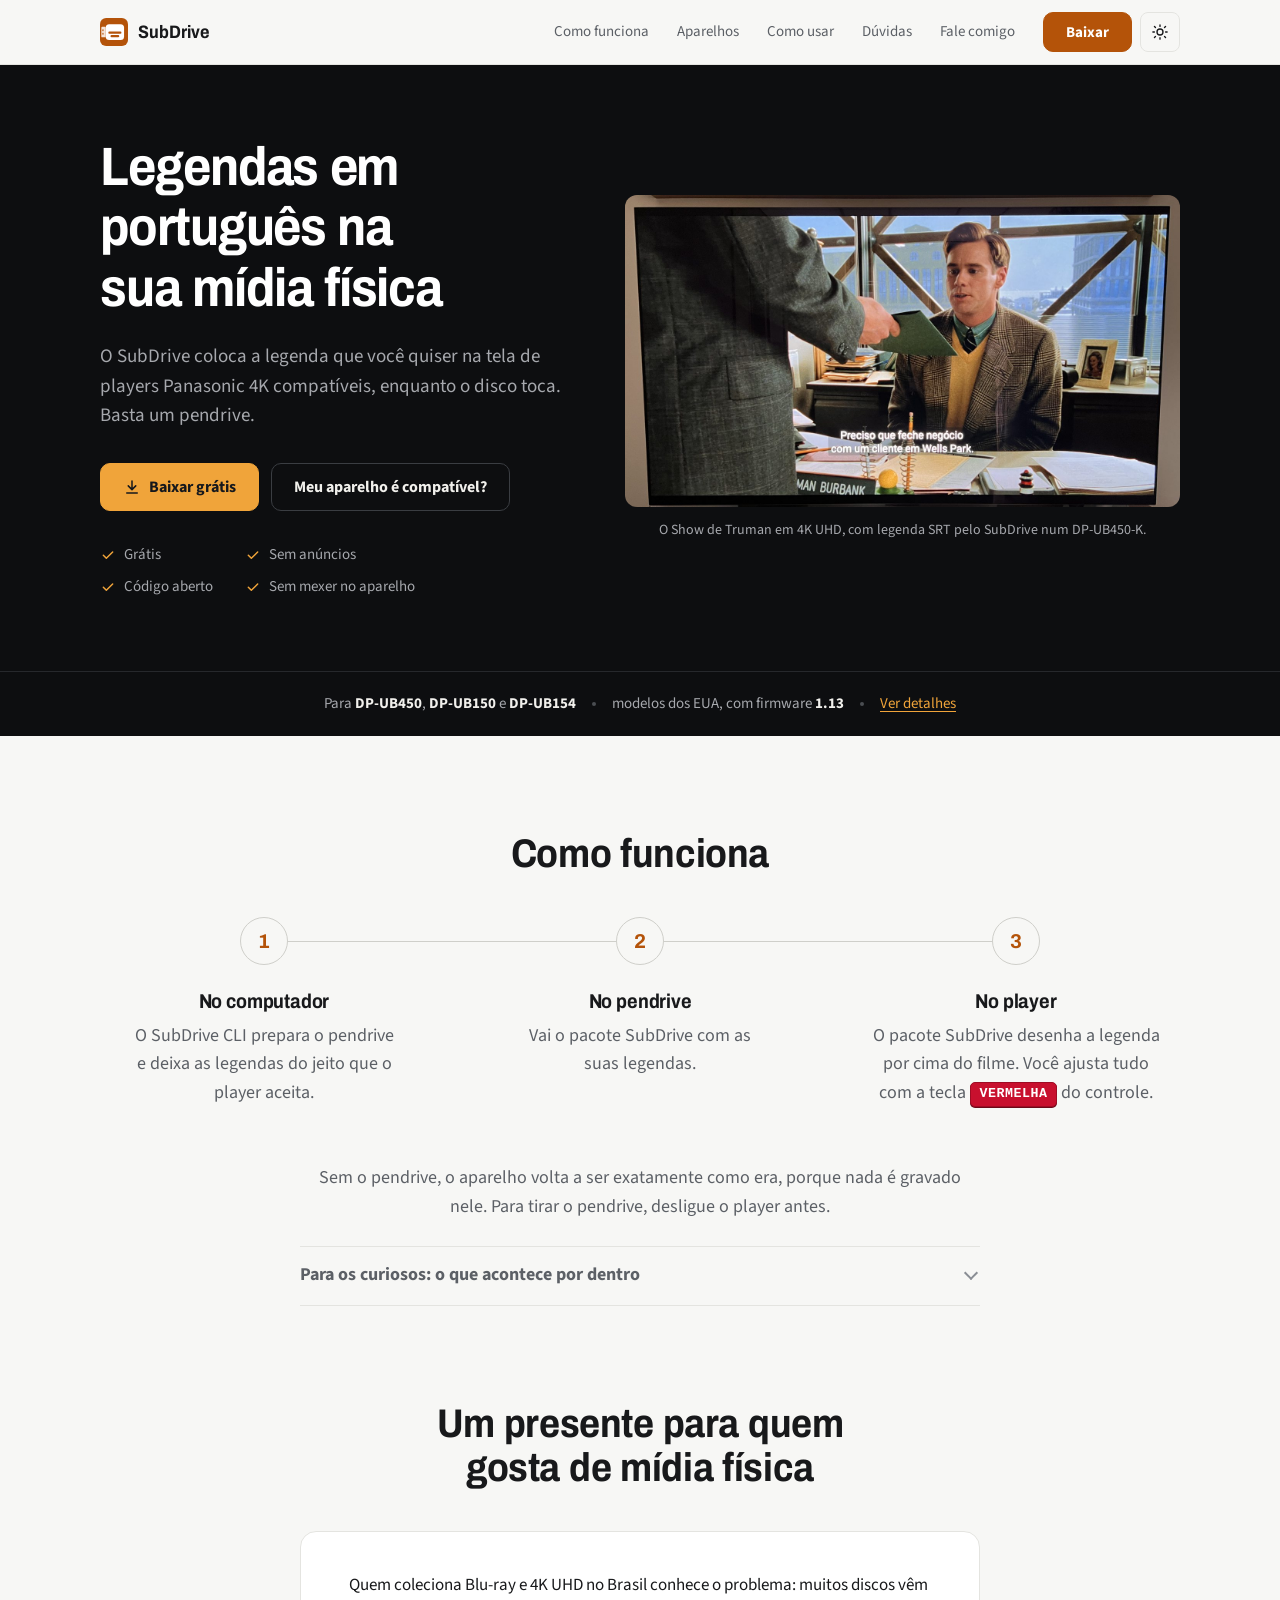
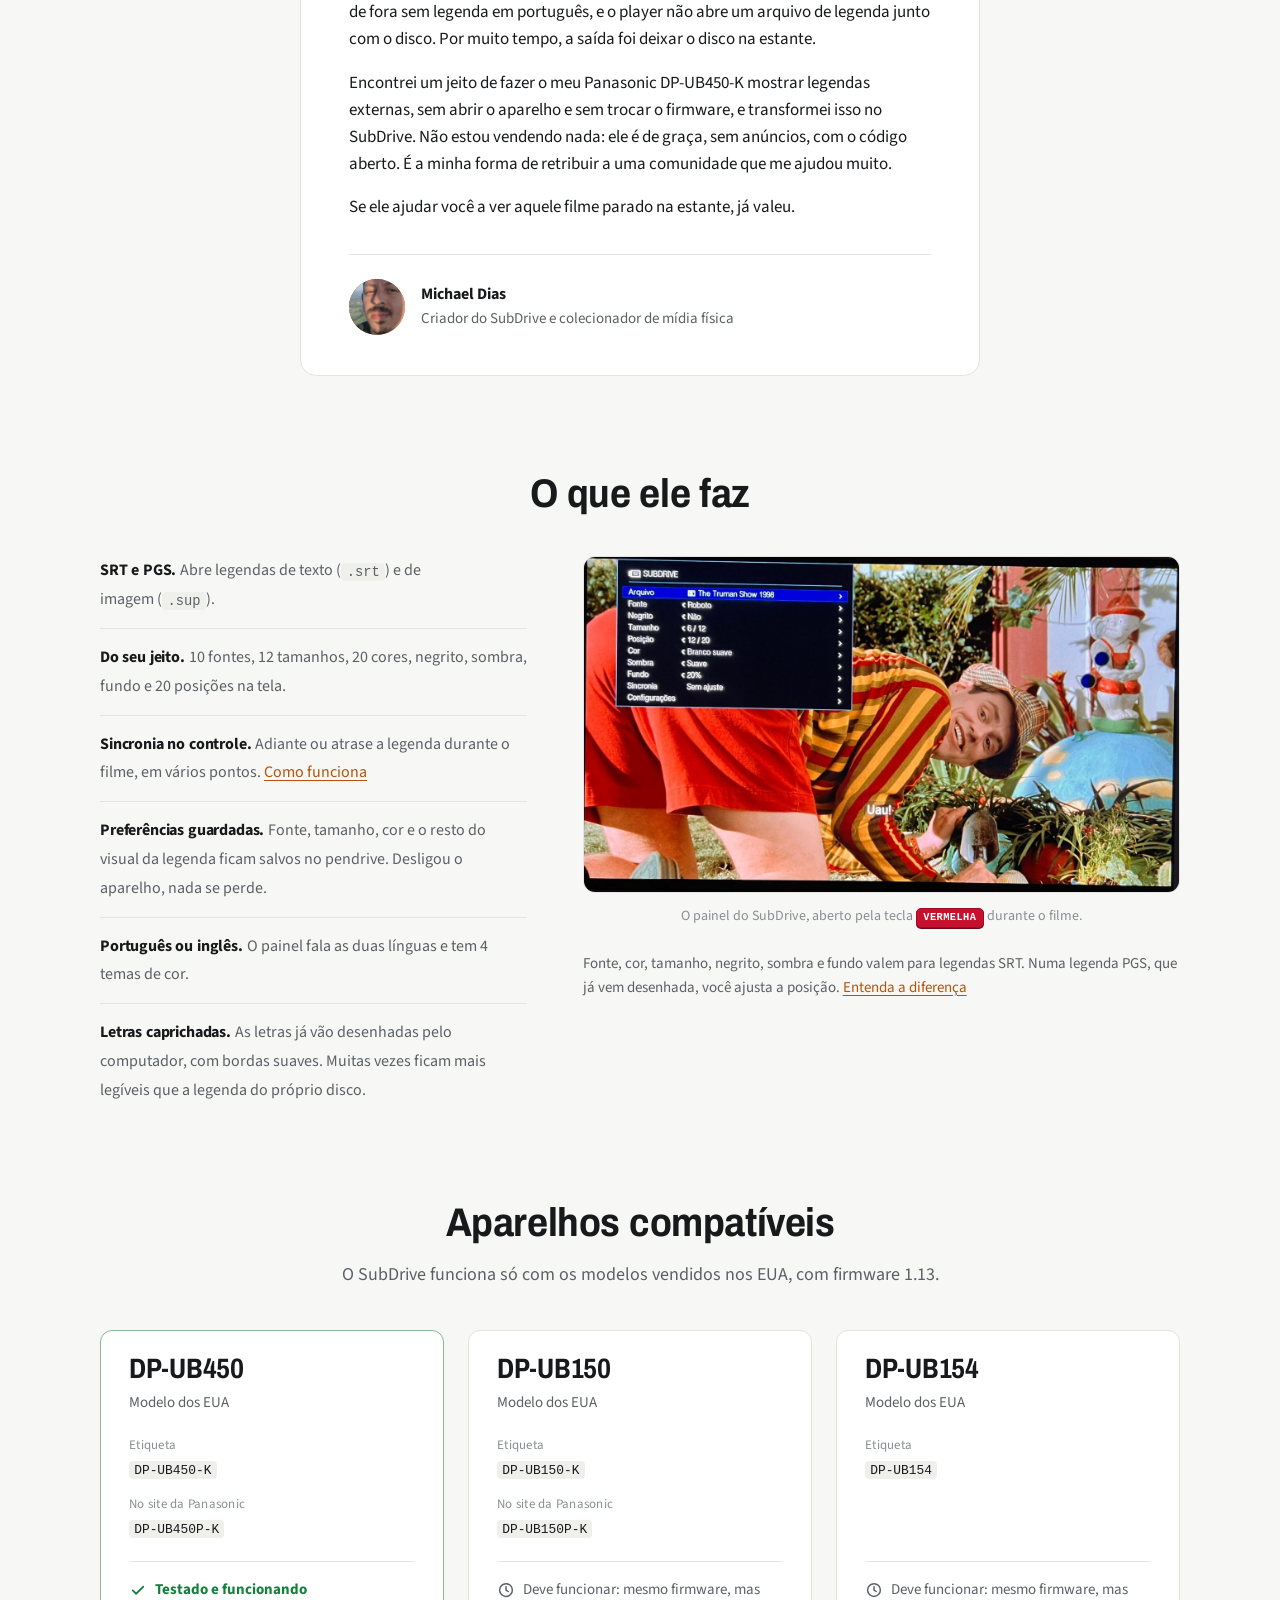
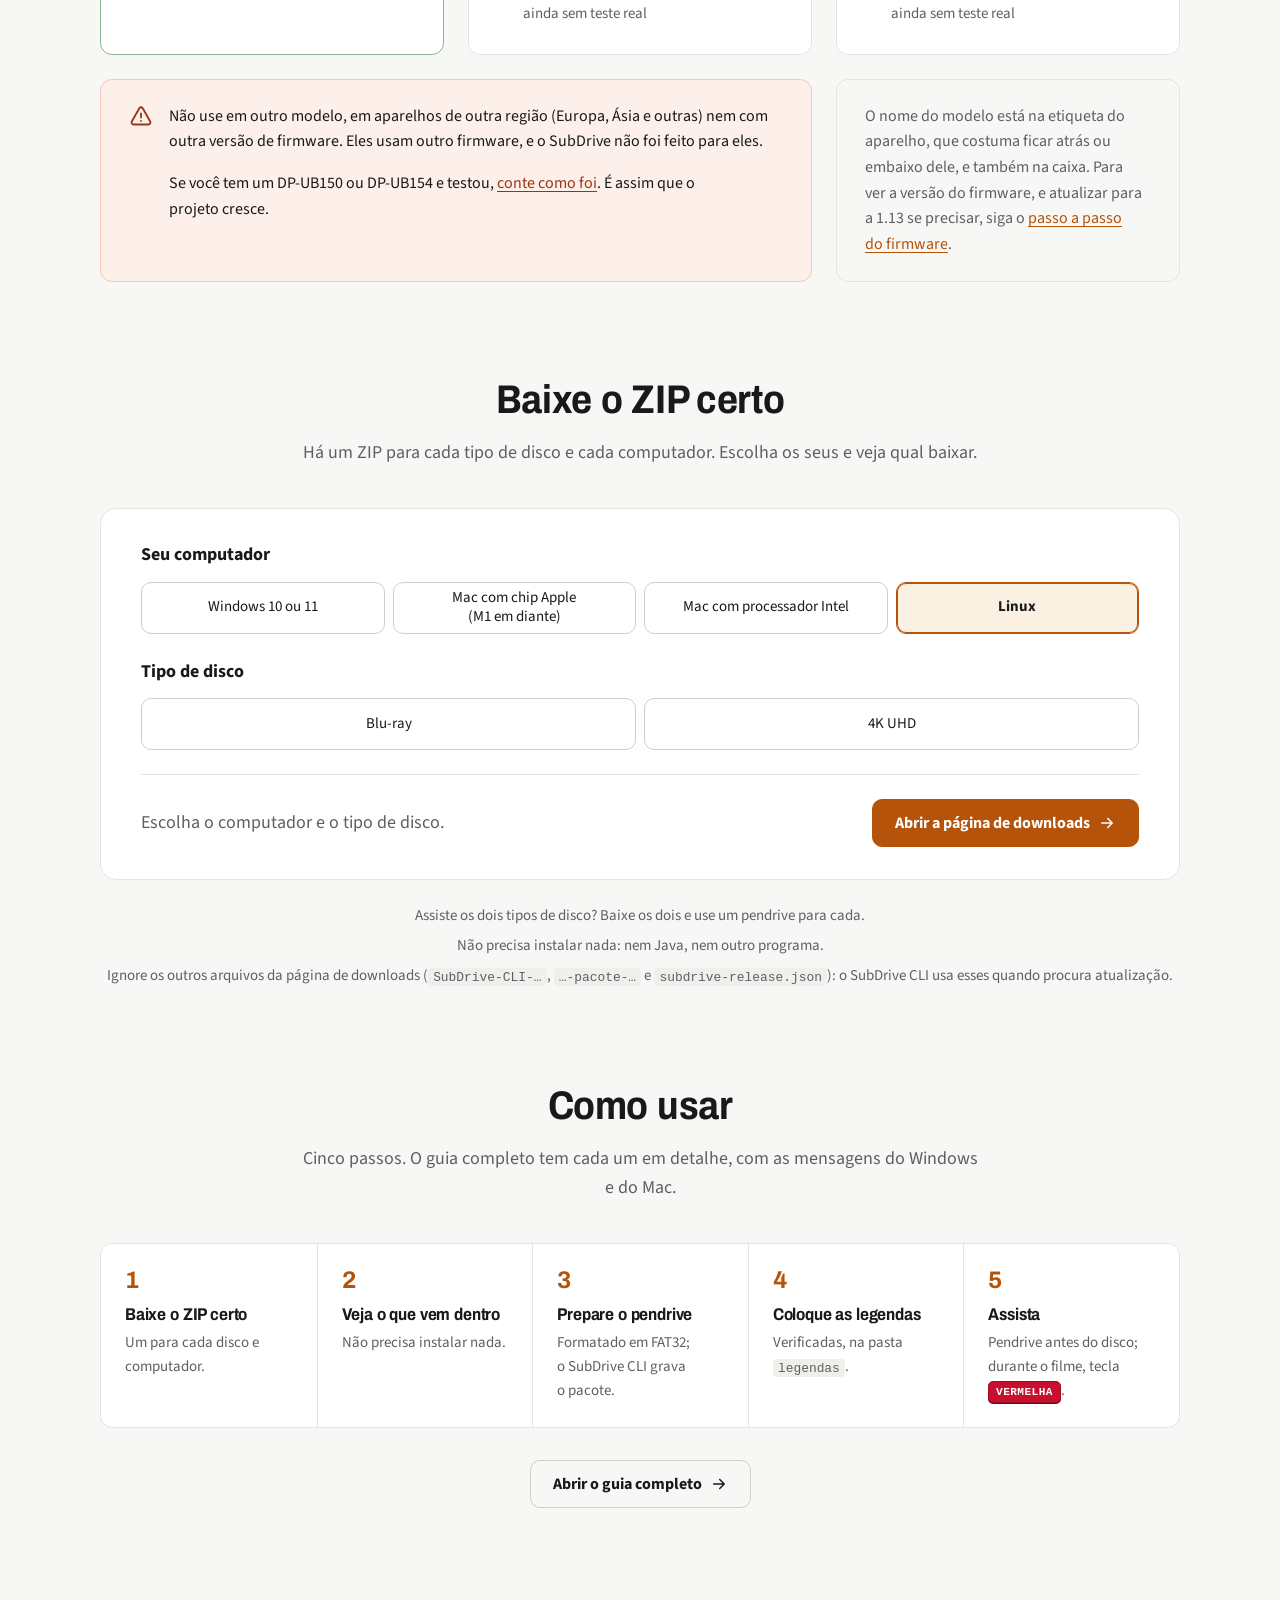
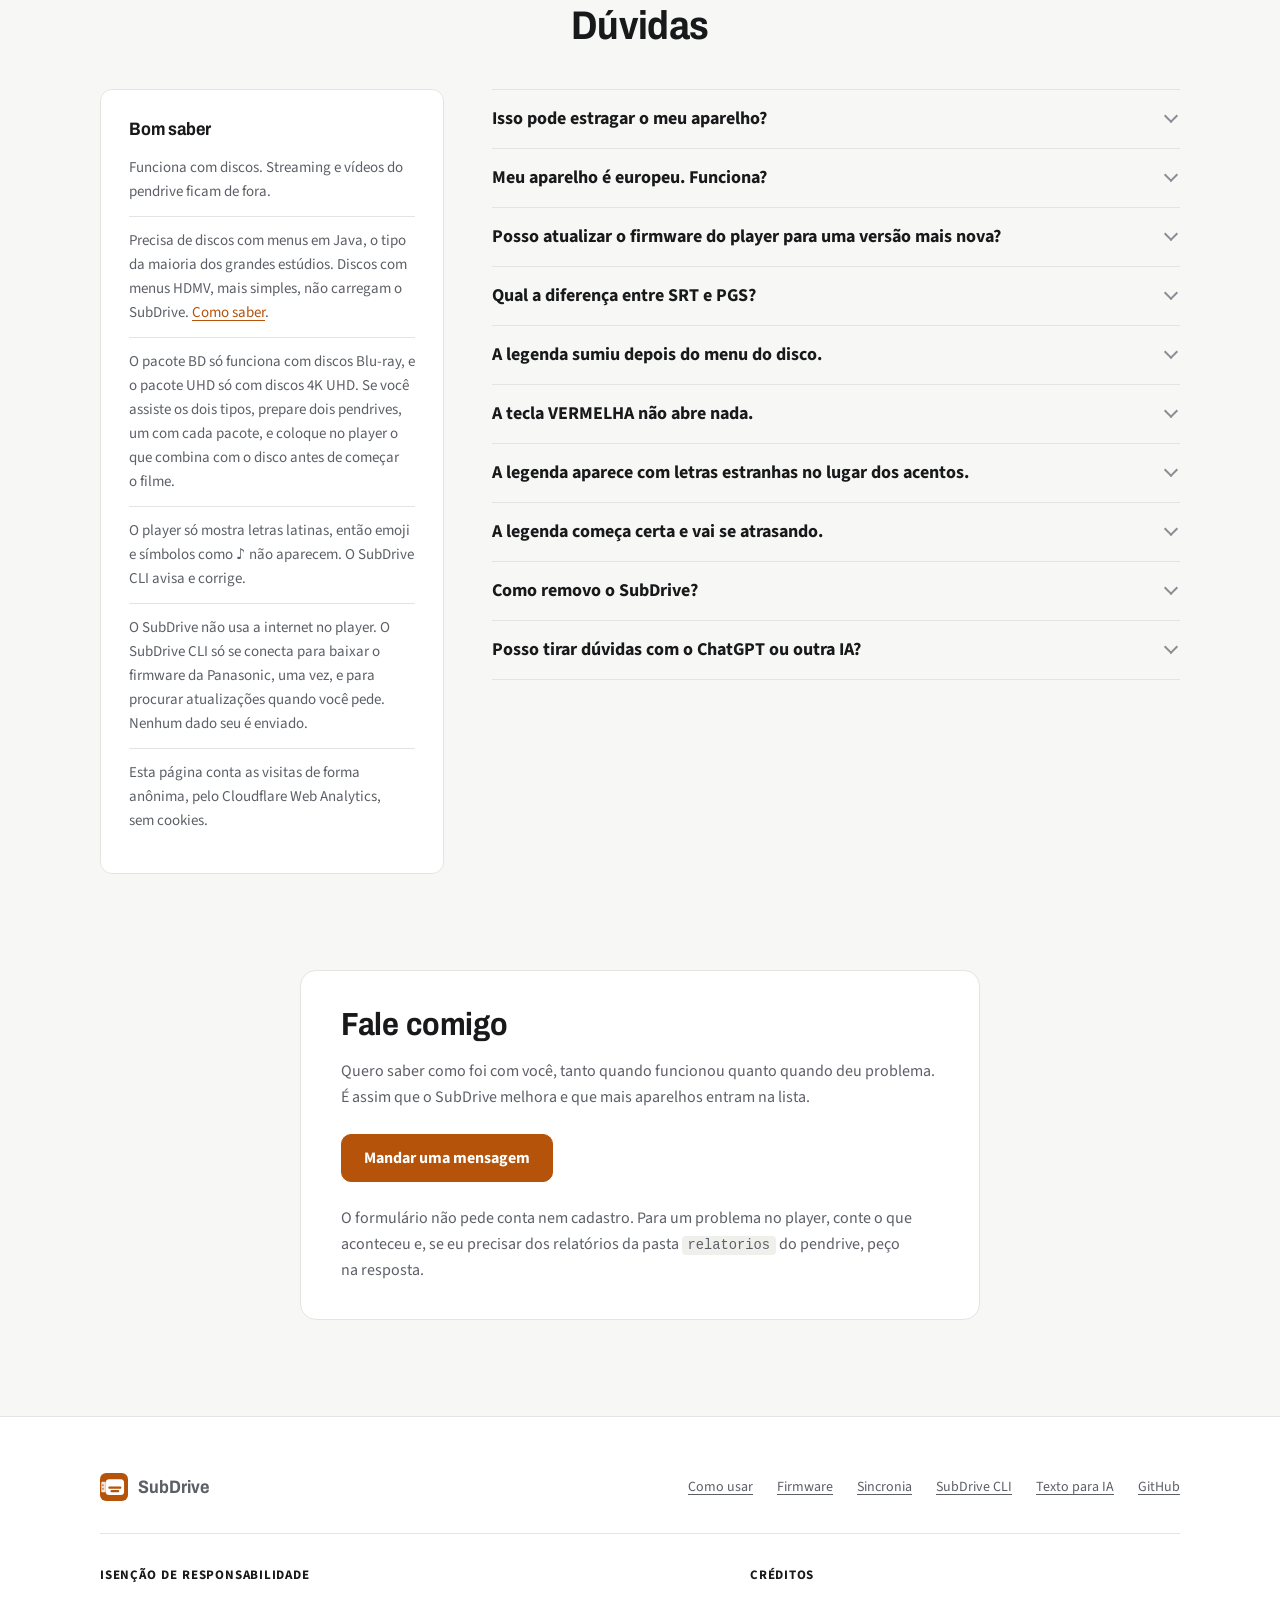
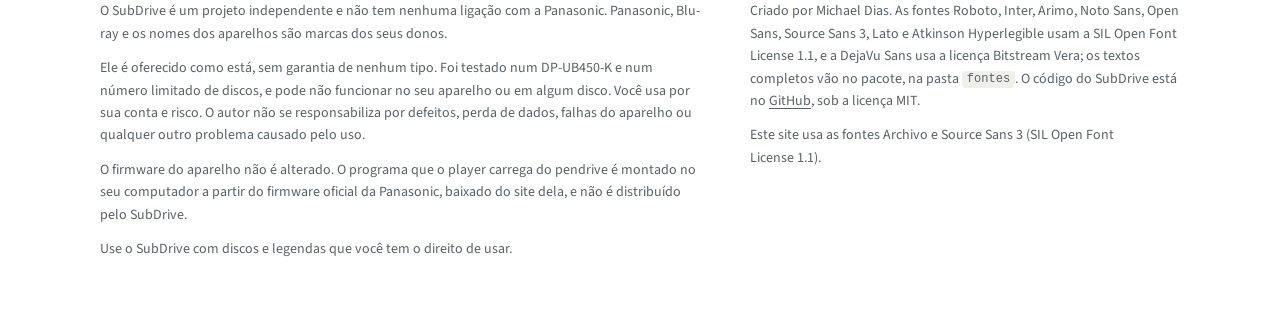
<file: docs/index.html>
<!doctype html>
<html lang="pt-BR">
<head>
<meta charset="utf-8">
<meta name="viewport" content="width=device-width, initial-scale=1">
<title>SubDrive: legendas em português no Panasonic DP-UB450, UB150 e UB154</title>
<meta name="description" content="Legendas SRT e PGS em qualquer Blu-ray ou 4K UHD no Panasonic DP-UB450, DP-UB150 e DP-UB154, pelo pendrive, sem mexer no aparelho. Grátis, feito por um colecionador para a comunidade.">
<meta property="og:title" content="SubDrive: legendas em português no seu Panasonic 4K">
<meta property="og:description" content="Legendas SRT e PGS em qualquer Blu-ray ou 4K UHD, pelo pendrive, com fonte, cor, tamanho e sincronia no controle remoto. Grátis.">
<meta property="og:type" content="website">
<meta property="og:url" content="https://michaelfdias.github.io/subdrive/">
<meta property="og:image" content="https://michaelfdias.github.io/subdrive/img/compartilhar.png">
<meta property="og:image:width" content="1200">
<meta property="og:image:height" content="630">
<meta name="twitter:card" content="summary_large_image">
<meta name="theme-color" content="#f7f7f5" media="(prefers-color-scheme: light)">
<meta name="theme-color" content="#111214" media="(prefers-color-scheme: dark)">
<link rel="icon" href="img/icone.svg" type="image/svg+xml">
<link rel="preload" href="fontes/sourcesans3.woff2" as="font" type="font/woff2" crossorigin>
<link rel="preload" href="fontes/archivo.woff2" as="font" type="font/woff2" crossorigin>
<link rel="stylesheet" href="estilo.css">
<script src="tema.js"></script>
</head>
<body>
<a class="sr" href="#conteudo">Pular para o conteúdo</a>
<header class="topo">
<div class="largo">
  <a class="marca" href="./"><img src="img/icone.svg" alt="" width="28" height="28">SubDrive</a>
  <nav aria-label="Principal">
    <ul class="menu" id="menu">
      <li><a href="#como-funciona">Como funciona</a></li>
      <li><a href="#compativeis">Aparelhos</a></li>
      <li><a href="guia.html">Como usar</a></li>
      <li><a href="#perguntas">Dúvidas</a></li>
      <li><a href="#conte">Fale comigo</a></li>
    </ul>
  </nav>
  <a class="botao principal" href="#baixar">Baixar</a>
  <button type="button" class="icone-botao tema" aria-label="Mudar o tema"><svg class="sol" viewBox="0 0 24 24" fill="none" stroke="currentColor" stroke-width="1.8" stroke-linecap="round" aria-hidden="true"><circle cx="12" cy="12" r="4"/><path d="M12 2.5v2M12 19.5v2M4.6 4.6 6 6M18 18l1.4 1.4M2.5 12h2M19.5 12h2M4.6 19.4 6 18M18 6l1.4-1.4"/></svg><svg class="lua" viewBox="0 0 24 24" fill="none" stroke="currentColor" stroke-width="1.8" stroke-linejoin="round" aria-hidden="true"><path d="M20 14.5A8 8 0 0 1 9.5 4a8 8 0 1 0 10.5 10.5Z"/></svg></button>
  <button type="button" class="icone-botao abrir-menu" aria-label="Abrir o menu" aria-controls="menu" aria-expanded="false"><svg viewBox="0 0 24 24" fill="none" stroke="currentColor" stroke-width="1.8" stroke-linecap="round" aria-hidden="true"><path d="M4 7h16M4 12h16M4 17h16"/></svg></button>
</div>
</header>

<main id="conteudo">

<section class="abertura" aria-labelledby="titulo">
  <div class="largo abertura-grade">
    <div class="abertura-texto">
    <h1 id="titulo">Legendas em português na sua mídia física</h1>
    <p class="lead">O SubDrive coloca a legenda que você quiser na tela de players Panasonic 4K compatíveis, enquanto o disco toca. Basta um pendrive.</p>
    <div class="botoes">
      <a class="botao principal" href="#baixar"><svg viewBox="0 0 24 24" fill="none" stroke="currentColor" stroke-width="2" stroke-linecap="round" stroke-linejoin="round" aria-hidden="true"><path d="M12 4v11M7 10.5l5 5 5-5M5 20h14"/></svg>Baixar grátis</a>
      <a class="botao" href="#compativeis">Meu aparelho é compatível?</a>
    </div>
    <ul class="selos-abertura">
      <li><svg viewBox="0 0 24 24" fill="none" stroke="currentColor" stroke-width="2.2" stroke-linecap="round" stroke-linejoin="round" aria-hidden="true"><path d="m5 12.5 4.5 4.5L19 7.5"/></svg>Grátis</li>
      <li><svg viewBox="0 0 24 24" fill="none" stroke="currentColor" stroke-width="2.2" stroke-linecap="round" stroke-linejoin="round" aria-hidden="true"><path d="m5 12.5 4.5 4.5L19 7.5"/></svg>Sem anúncios</li>
      <li><svg viewBox="0 0 24 24" fill="none" stroke="currentColor" stroke-width="2.2" stroke-linecap="round" stroke-linejoin="round" aria-hidden="true"><path d="m5 12.5 4.5 4.5L19 7.5"/></svg>Código aberto</li>
      <li><svg viewBox="0 0 24 24" fill="none" stroke="currentColor" stroke-width="2.2" stroke-linecap="round" stroke-linejoin="round" aria-hidden="true"><path d="m5 12.5 4.5 4.5L19 7.5"/></svg>Sem mexer no aparelho</li>
    </ul>
    </div>
    <figure class="tela">
      <img src="img/tv-legenda.jpg" width="1440" height="810" alt="TV mostrando O Show de Truman em 4K UHD com a legenda em português do SubDrive: Preciso que feche negócio com um cliente em Wells Park.">
      <figcaption>O Show de Truman em 4K UHD, com legenda SRT pelo SubDrive num DP-UB450-K.</figcaption>
    </figure>
  </div>
  <div class="faixa-compat">
    <div class="largo">
      <span>Para <strong>DP-UB450</strong>, <strong>DP-UB150</strong> e <strong>DP-UB154</strong></span>
      <span class="sep" aria-hidden="true"></span>
      <span>modelos dos EUA, com firmware <strong>1.13</strong></span>
      <span class="sep" aria-hidden="true"></span>
      <a href="#compativeis">Ver detalhes</a>
    </div>
  </div>
</section>

<section class="secao" id="como-funciona" aria-labelledby="t-como">
  <div class="largo">
    <header class="titulo-secao">
      <h2 id="t-como">Como funciona</h2>
    </header>
    <ol class="passos">
      <li><h3>No computador</h3><p>O SubDrive CLI prepara o pendrive e deixa as legendas do jeito que o player aceita.</p></li>
      <li><h3>No pendrive</h3><p>Vai o pacote SubDrive com as suas legendas.</p></li>
      <li><h3>No player</h3><p>O pacote SubDrive desenha a legenda por cima do filme. Você ajusta tudo com a tecla <kbd class="vermelha">VERMELHA</kbd> do controle.</p></li>
    </ol>
    <div class="depois-passos">
      <p>Sem o pendrive, o aparelho volta a ser exatamente como era, porque nada é gravado nele. Para tirar o pendrive, desligue o player antes.</p>
      <details>
        <summary>Para os curiosos: o que acontece por dentro</summary>
        <p>Players da Panasonic (não sei se todos) conseguem carregar um programa Java de um pendrive. O pacote SubDrive usa essa porta: quando o disco começa, o player carrega o programa, que mostra a legenda e o painel.</p>
        <p>Esse programa é montado no seu computador pelo SubDrive CLI, a partir da biblioteca Java do firmware oficial da Panasonic, que ele baixa do site dela. São só duas mudanças: uma faz o player iniciar o SubDrive e a outra passa as teclas do controle para ele. O firmware instalado no aparelho continua o mesmo, e o SubDrive só grava no pendrive.</p>
        <p>O player usa uma biblioteca para Blu-ray e outra para 4K UHD. Por isso há dois pacotes, BD e UHD, cada um no seu pendrive.</p>
      </details>
    </div>
  </div>
</section>

<section class="secao" id="presente" aria-labelledby="t-presente">
  <div class="estreito">
    <header class="titulo-secao">
      <h2 id="t-presente">Um presente para quem gosta de mídia física</h2>
    </header>
    <figure class="carta">
        <blockquote>
          <p>Quem coleciona Blu-ray e 4K UHD no Brasil conhece o problema: muitos discos vêm de fora sem legenda em português, e o player não abre um arquivo de legenda junto com o disco. Por muito tempo, a saída foi deixar o disco na estante.</p>
          <p>Encontrei um jeito de fazer o meu Panasonic DP-UB450-K mostrar legendas externas, sem abrir o aparelho e sem trocar o firmware, e transformei isso no SubDrive. Não estou vendendo nada: ele é de graça, sem anúncios, com o código aberto. É a minha forma de retribuir a uma comunidade que me ajudou muito.</p>
          <p>Se ele ajudar você a ver aquele filme parado na estante, já valeu.</p>
        </blockquote>
        <figcaption>
          <span class="avatar" aria-hidden="true"><img src="img/autor.jpg" alt="" width="56" height="56" onerror="this.remove()">MD</span>
          <span><strong>Michael Dias</strong>Criador do SubDrive e colecionador de mídia física</span>
        </figcaption>
      </figure>
  </div>
</section>

<section class="secao" id="recursos" aria-labelledby="t-recursos">
  <div class="largo">
    <header class="titulo-secao">
      <h2 id="t-recursos">O que ele faz</h2>
    </header>
    <div class="recursos-grade">
    <ul class="recursos">
      <li><h3>SRT e PGS</h3><p>Abre legendas de texto (<code>.srt</code>) e de imagem (<code>.sup</code>).</p></li>
      <li><h3>Do seu jeito</h3><p>10 fontes, 12 tamanhos, 20 cores, negrito, sombra, fundo e 20 posições na tela.</p></li>
      <li><h3>Sincronia no controle</h3><p>Adiante ou atrase a legenda durante o filme, em vários pontos. <a href="sincronia.html">Como funciona</a></p></li>
      <li><h3>Preferências guardadas</h3><p>Fonte, tamanho, cor e o resto do visual da legenda ficam salvos no pendrive. Desligou o aparelho, nada se perde.</p></li>
      <li><h3>Português ou inglês</h3><p>O painel fala as duas línguas e tem 4 temas de cor.</p></li>
      <li><h3>Letras caprichadas</h3><p>As letras já vão desenhadas pelo computador, com bordas suaves. Muitas vezes ficam mais legíveis que a legenda do próprio disco.</p></li>
    </ul>
    <div>
    <figure class="figura">
      <img src="img/painel.jpg" width="1440" height="810" loading="lazy" alt="Painel do SubDrive aberto sobre O Show de Truman, com as linhas Arquivo, Fonte, Negrito, Tamanho, Posição, Cor, Sombra, Fundo, Sincronia e Configurações.">
      <figcaption>O painel do SubDrive, aberto pela tecla <kbd class="vermelha">VERMELHA</kbd> durante o filme.</figcaption>
    </figure>
    <p class="observacao">Fonte, cor, tamanho, negrito, sombra e fundo valem para legendas SRT. Numa legenda PGS, que já vem desenhada, você ajusta a posição. <a href="#srt-pgs">Entenda a diferença</a></p>
    </div>
    </div>
  </div>
</section>

<section class="secao" id="compativeis" aria-labelledby="t-aparelhos">
  <div class="largo">
    <header class="titulo-secao">
      <h2 id="t-aparelhos">Aparelhos compatíveis</h2>
      <p>O SubDrive funciona só com os modelos vendidos nos EUA, com firmware 1.13.</p>
    </header>
    <div class="aparelhos">
      <article class="aparelho testado">
        <h3 class="modelo">DP-UB450</h3>
        <p class="regiao">Modelo dos EUA</p>
        <dl><dt>Etiqueta</dt><dd><code>DP-UB450-K</code></dd><dt>No site da Panasonic</dt><dd><code>DP-UB450P-K</code></dd></dl>
        <p class="estado"><svg viewBox="0 0 24 24" fill="none" stroke="currentColor" stroke-width="2.4" stroke-linecap="round" stroke-linejoin="round" aria-hidden="true"><path d="m5 12.5 4.5 4.5L19 7.5"/></svg>Testado e funcionando</p>
      </article>
      <article class="aparelho">
        <h3 class="modelo">DP-UB150</h3>
        <p class="regiao">Modelo dos EUA</p>
        <dl><dt>Etiqueta</dt><dd><code>DP-UB150-K</code></dd><dt>No site da Panasonic</dt><dd><code>DP-UB150P-K</code></dd></dl>
        <p class="estado"><svg viewBox="0 0 24 24" fill="none" stroke="currentColor" stroke-width="2" stroke-linecap="round" aria-hidden="true"><circle cx="12" cy="12" r="8.5"/><path d="M12 7.5V12l3 2"/></svg>Deve funcionar: mesmo firmware, mas ainda sem teste real</p>
      </article>
      <article class="aparelho">
        <h3 class="modelo">DP-UB154</h3>
        <p class="regiao">Modelo dos EUA</p>
        <dl><dt>Etiqueta</dt><dd><code>DP-UB154</code></dd></dl>
        <p class="estado"><svg viewBox="0 0 24 24" fill="none" stroke="currentColor" stroke-width="2" stroke-linecap="round" aria-hidden="true"><circle cx="12" cy="12" r="8.5"/><path d="M12 7.5V12l3 2"/></svg>Deve funcionar: mesmo firmware, mas ainda sem teste real</p>
      </article>
    </div>
    <div class="apos-grade">
    <div class="aviso" role="note">
      <svg viewBox="0 0 24 24" fill="none" stroke="currentColor" stroke-width="1.8" stroke-linecap="round" stroke-linejoin="round" aria-hidden="true"><path d="M10.3 4.2 2.8 17.5A2 2 0 0 0 4.5 20.5h15a2 2 0 0 0 1.7-3L13.7 4.2a2 2 0 0 0-3.4 0Z"/><path d="M12 9.5v4M12 17h.01"/></svg>
      <div>
        <p>Não use em outro modelo, em aparelhos de outra região (Europa, Ásia e outras) nem com outra versão de firmware. Eles usam outro firmware, e o SubDrive não foi feito para eles.</p>
        <p>Se você tem um DP-UB150 ou DP-UB154 e testou, <a href="#conte">conte como foi</a>. É assim que o projeto cresce.</p>
      </div>
    </div>
    <div class="apos-aparelhos"><p>O nome do modelo está na etiqueta do aparelho, que costuma ficar atrás ou embaixo dele, e também na caixa. Para ver a versão do firmware, e atualizar para a 1.13 se precisar, siga o <a href="firmware.html">passo a passo do firmware</a>.</p></div>
    </div>
  </div>
</section>

<section class="secao" id="baixar" aria-labelledby="t-baixar">
  <div class="largo">
    <header class="titulo-secao">
      <h2 id="t-baixar">Baixe o ZIP certo</h2>
      <p>Há um ZIP para cada tipo de disco e cada computador. Escolha os seus e veja qual baixar.</p>
    </header>
    <form class="baixar" id="escolher-zip" onsubmit="return false">
      <fieldset class="escolha">
        <legend>Seu computador</legend>
        <div class="opcoes quatro">
          <label><input type="radio" name="pc" value="Windows"><span>Windows 10 ou 11</span></label>
          <label><input type="radio" name="pc" value="macOS-AppleSilicon"><span>Mac com chip Apple<br>(M1 em diante)</span></label>
          <label><input type="radio" name="pc" value="macOS-Intel"><span>Mac com processador Intel</span></label>
          <label><input type="radio" name="pc" value="Linux"><span>Linux</span></label>
        </div>
      </fieldset>
      <fieldset class="escolha">
        <legend>Tipo de disco</legend>
        <div class="opcoes duas">
          <label><input type="radio" name="disco" value="BD"><span>Blu-ray</span></label>
          <label><input type="radio" name="disco" value="UHD"><span>4K UHD</span></label>
        </div>
      </fieldset>
      <div class="resultado" aria-live="polite">
        <div class="arquivo">
          <span class="rotulo">Na página de downloads, procure o arquivo</span>
          <code id="nome-zip" hidden></code>
          <span class="vazio" id="zip-vazio">Escolha o computador e o tipo de disco.</span>
        </div>
        <a class="botao principal" href="https://github.com/michaelfdias/subdrive/releases">Abrir a página de downloads<svg viewBox="0 0 24 24" fill="none" stroke="currentColor" stroke-width="2" stroke-linecap="round" stroke-linejoin="round" aria-hidden="true"><path d="M5 12h14M13 6l6 6-6 6"/></svg></a>
      </div>
    </form>
    <ul class="notas-baixar">
      <li>Assiste os dois tipos de disco? Baixe os dois e use um pendrive para cada.</li>
      <li>Não precisa instalar nada: nem Java, nem outro programa.</li>
      <li>Ignore os outros arquivos da página de downloads (<code>SubDrive-CLI-…</code>, <code>…-pacote-…</code> e <code>subdrive-release.json</code>): o SubDrive CLI usa esses quando procura atualização.</li>
    </ul>
  </div>
</section>

<section class="secao" id="como-usar" aria-labelledby="t-usar">
  <div class="largo">
    <header class="titulo-secao">
      <h2 id="t-usar">Como usar</h2>
      <p>Cinco passos. O guia completo tem cada um em detalhe, com as mensagens do Windows e do Mac.</p>
    </header>
    <ol class="resumo">
      <li><h3><a href="guia.html#passo-1">Baixe o ZIP certo</a></h3><p>Um para cada disco e computador.</p></li>
      <li><h3><a href="guia.html#passo-2">Veja o que vem dentro</a></h3><p>Não precisa instalar nada.</p></li>
      <li><h3><a href="guia.html#passo-3">Prepare o pendrive</a></h3><p>Formatado em FAT32; o SubDrive CLI grava o pacote.</p></li>
      <li><h3><a href="guia.html#passo-4">Coloque as legendas</a></h3><p>Verificadas, na pasta <code>legendas</code>.</p></li>
      <li><h3><a href="guia.html#passo-5">Assista</a></h3><p>Pendrive antes do disco; durante o filme, tecla <kbd class="vermelha">VERMELHA</kbd>.</p></li>
    </ol>
    <div class="centro"><a class="botao" href="guia.html">Abrir o guia completo<svg viewBox="0 0 24 24" fill="none" stroke="currentColor" stroke-width="2" stroke-linecap="round" stroke-linejoin="round" aria-hidden="true"><path d="M5 12h14M13 6l6 6-6 6"/></svg></a></div>
  </div>
</section>

<section class="secao" id="perguntas" aria-labelledby="t-duvidas">
  <div class="largo">
    <header class="titulo-secao">
      <h2 id="t-duvidas">Dúvidas</h2>
    </header>
    <div class="duvidas">
      <aside class="bom-saber" id="limites" aria-labelledby="t-bom">
        <h3 id="t-bom">Bom saber</h3>
        <ul>
          <li>Funciona com discos. Streaming e vídeos do pendrive ficam de fora.</li>
          <li>Precisa de discos com menus em Java, o tipo da maioria dos grandes estúdios. Discos com menus HDMV, mais simples, não carregam o SubDrive. <a href="guia.html#sem-java">Como saber</a>.</li>
          <li>O pacote BD só funciona com discos Blu-ray, e o pacote UHD só com discos 4K UHD. Se você assiste os dois tipos, prepare dois pendrives, um com cada pacote, e coloque no player o que combina com o disco antes de começar o filme.</li>
          <li>O player só mostra letras latinas, então emoji e símbolos como ♪ não aparecem. O SubDrive CLI avisa e corrige.</li>
          <li>O SubDrive não usa a internet no player. O SubDrive CLI só se conecta para baixar o firmware da Panasonic, uma vez, e para procurar atualizações quando você pede. Nenhum dado seu é enviado.</li>
          <li>Esta página conta as visitas de forma anônima, pelo Cloudflare Web Analytics, sem cookies.</li>
        </ul>
      </aside>
      <div class="perguntas">
        <details>
          <summary>Isso pode estragar o meu aparelho?</summary>
          <p>O SubDrive não grava nada no aparelho e não troca o firmware: tudo fica no pendrive. Mesmo assim, é um projeto feito por uma pessoa, testado num aparelho e num número limitado de discos. Leia a <a href="#isencao">isenção de responsabilidade</a>.</p>
        </details>
        <details>
          <summary>Meu aparelho é europeu. Funciona?</summary>
          <p>Não. O firmware europeu é outro, e o SubDrive depende do firmware dos EUA. Não tente.</p>
        </details>
        <details>
          <summary>Posso atualizar o firmware do player para uma versão mais nova?</summary>
          <p>Se a Panasonic lançar uma versão depois da 1.13, espere o SubDrive confirmar que ela funciona. A página do <a href="firmware.html">firmware</a> explica como desligar a atualização automática.</p>
        </details>
        <details id="srt-pgs">
          <summary>Qual a diferença entre SRT e PGS?</summary>
          <p>O SRT (<code>.srt</code>) é uma legenda de texto: um arquivo pequeno com as falas e os horários. É o formato mais fácil de achar na internet. Como é texto, o SubDrive desenha as letras na hora, e você escolhe fonte, tamanho, cor, negrito, sombra e fundo.</p>
          <p>O PGS (<code>.sup</code>) é a legenda em imagem, o mesmo formato dos discos Blu-ray. Cada fala já vem desenhada, então ela aparece exatamente como foi feita, mas dá para mudar só a posição. O SubDrive CLI cria um PGS a partir de um SRT, com o visual que você escolher.</p>
          <p>Na dúvida, use SRT.</p>
        </details>
        <details>
          <summary>A legenda sumiu depois do menu do disco.</summary>
          <p>Aperte <kbd class="vermelha">VERMELHA</kbd>, ou aperte <kbd>PAUSE</kbd>, espere uns 3 segundos e aperte <kbd>PLAY</kbd>. Veja <a href="guia.html#menus">Menus do disco</a>.</p>
        </details>
        <details>
          <summary>A tecla VERMELHA não abre nada.</summary>
          <p>Confira se o aparelho e o firmware são compatíveis e se o pendrive é do tipo do disco (BD para Blu-ray, UHD para 4K UHD). Depois tire o disco, volte à tela inicial, espere alguns segundos com o pendrive conectado e comece o filme de novo.</p>
          <p>Se só um disco não abre, ele pode usar menus sem Java, e com eles o SubDrive não é carregado. <a href="guia.html#sem-java">Veja como saber</a>.</p>
        </details>
        <details>
          <summary>A legenda aparece com letras estranhas no lugar dos acentos.</summary>
          <p>Use "Corrigir uma legenda" no SubDrive CLI. Ele cria uma cópia corrigida ao lado da original.</p>
        </details>
        <details>
          <summary>A legenda começa certa e vai se atrasando.</summary>
          <p>Ela foi feita para outra versão do filme. A sincronia em dois pontos resolve: <a href="sincronia.html">veja como</a>.</p>
        </details>
        <details>
          <summary>Como removo o SubDrive?</summary>
          <p>Desligue o player e só então tire o pendrive. Sem ele, o aparelho funciona exatamente como antes.</p>
        </details>
        <details>
          <summary>Posso tirar dúvidas com o ChatGPT ou outra IA?</summary>
          <p>Pode. Este <a href="subdrive-ia.txt">texto completo sobre o SubDrive</a> foi feito para isso: copie, cole no começo da conversa e faça a sua pergunta.</p>
          <p><button type="button" class="botao" data-arquivo="subdrive-ia.txt">Copiar o texto para a IA</button></p>
        </details>
      </div>
    </div>
  </div>
</section>

<section class="secao" id="contato" aria-label="Fale comigo e apoio">
  <div class="largo">
    <div class="contato">
        <section id="conte" aria-labelledby="t-conte">
          <h2 id="t-conte">Fale comigo</h2>
          <p>Quero saber como foi com você, tanto quando funcionou quanto quando deu problema. É assim que o SubDrive melhora e que mais aparelhos entram na lista.</p>
          <a class="botao principal" href="https://forms.gle/VtNmmcMs9byjnQvP8">Mandar uma mensagem</a>
          <p>O formulário não pede conta nem cadastro. Para um problema no player, conte o que aconteceu e, se eu precisar dos relatórios da pasta <code>relatorios</code> do pendrive, peço na resposta.</p>
        </section>
        <section id="apoie" data-secao-pix aria-labelledby="t-apoie">
          <h2 id="t-apoie">Quer retribuir?</h2>
          <p>Não precisa. Mas se quiser, qualquer valor no Pix ajuda a manter o projeto. A chave também aparece como QR code em Configurações, no painel do player.</p>
          <div class="pix"><code id="chave-pix" data-pix>__PIX_KEY__</code><button type="button" class="botao" data-copiar="#chave-pix">Copiar a chave Pix</button></div>
        </section>
  </div>
</section>

</main>

<footer class="rodape">
  <div class="largo">
    <div class="rodape-topo">
      <a class="marca" href="./"><img src="img/icone.svg" alt="" width="28" height="28">SubDrive</a>
      <ul class="rodape-links">
        <li><a href="guia.html">Como usar</a></li>
        <li><a href="firmware.html">Firmware</a></li>
        <li><a href="sincronia.html">Sincronia</a></li>
        <li><a href="cli.html">SubDrive CLI</a></li>
        <li><a href="subdrive-ia.txt">Texto para IA</a></li>
        <li><a href="https://github.com/michaelfdias/subdrive">GitHub</a></li>
      </ul>
    </div>
    <div class="rodape-colunas">
      <section id="isencao" aria-labelledby="t-isencao">
        <h2 id="t-isencao">Isenção de responsabilidade</h2>
        <p>O SubDrive é um projeto independente e não tem nenhuma ligação com a Panasonic. Panasonic, Blu-ray e os nomes dos aparelhos são marcas dos seus donos.</p>
        <p>Ele é oferecido como está, sem garantia de nenhum tipo. Foi testado num DP-UB450-K e num número limitado de discos, e pode não funcionar no seu aparelho ou em algum disco. Você usa por sua conta e risco. O autor não se responsabiliza por defeitos, perda de dados, falhas do aparelho ou qualquer outro problema causado pelo uso.</p>
        <p>O firmware do aparelho não é alterado. O programa que o player carrega do pendrive é montado no seu computador a partir do firmware oficial da Panasonic, baixado do site dela, e não é distribuído pelo SubDrive.</p>
        <p>Use o SubDrive com discos e legendas que você tem o direito de usar.</p>
      </section>
      <section id="creditos" aria-labelledby="t-creditos">
        <h2 id="t-creditos">Créditos</h2>
        <p>Criado por Michael Dias. As fontes Roboto, Inter, Arimo, Noto Sans, Open Sans, Source Sans 3, Lato e Atkinson Hyperlegible usam a SIL Open Font License 1.1, e a DejaVu Sans usa a licença Bitstream Vera; os textos completos vão no pacote, na pasta <code>fontes</code>. O código do SubDrive está no <a href="https://github.com/michaelfdias/subdrive">GitHub</a>, sob a licença MIT.</p>
        <p>Este site usa as fontes Archivo e Source Sans 3 (SIL Open Font License 1.1).</p>
      </section>
    </div>
  </div>
</footer>
<script src="site.js"></script>
<script defer src="https://static.cloudflareinsights.com/beacon.min.js" data-cf-beacon='{"token": "1a49458c22b84f23902cab09c972c71c"}'></script>
</body>
</html>
</file>
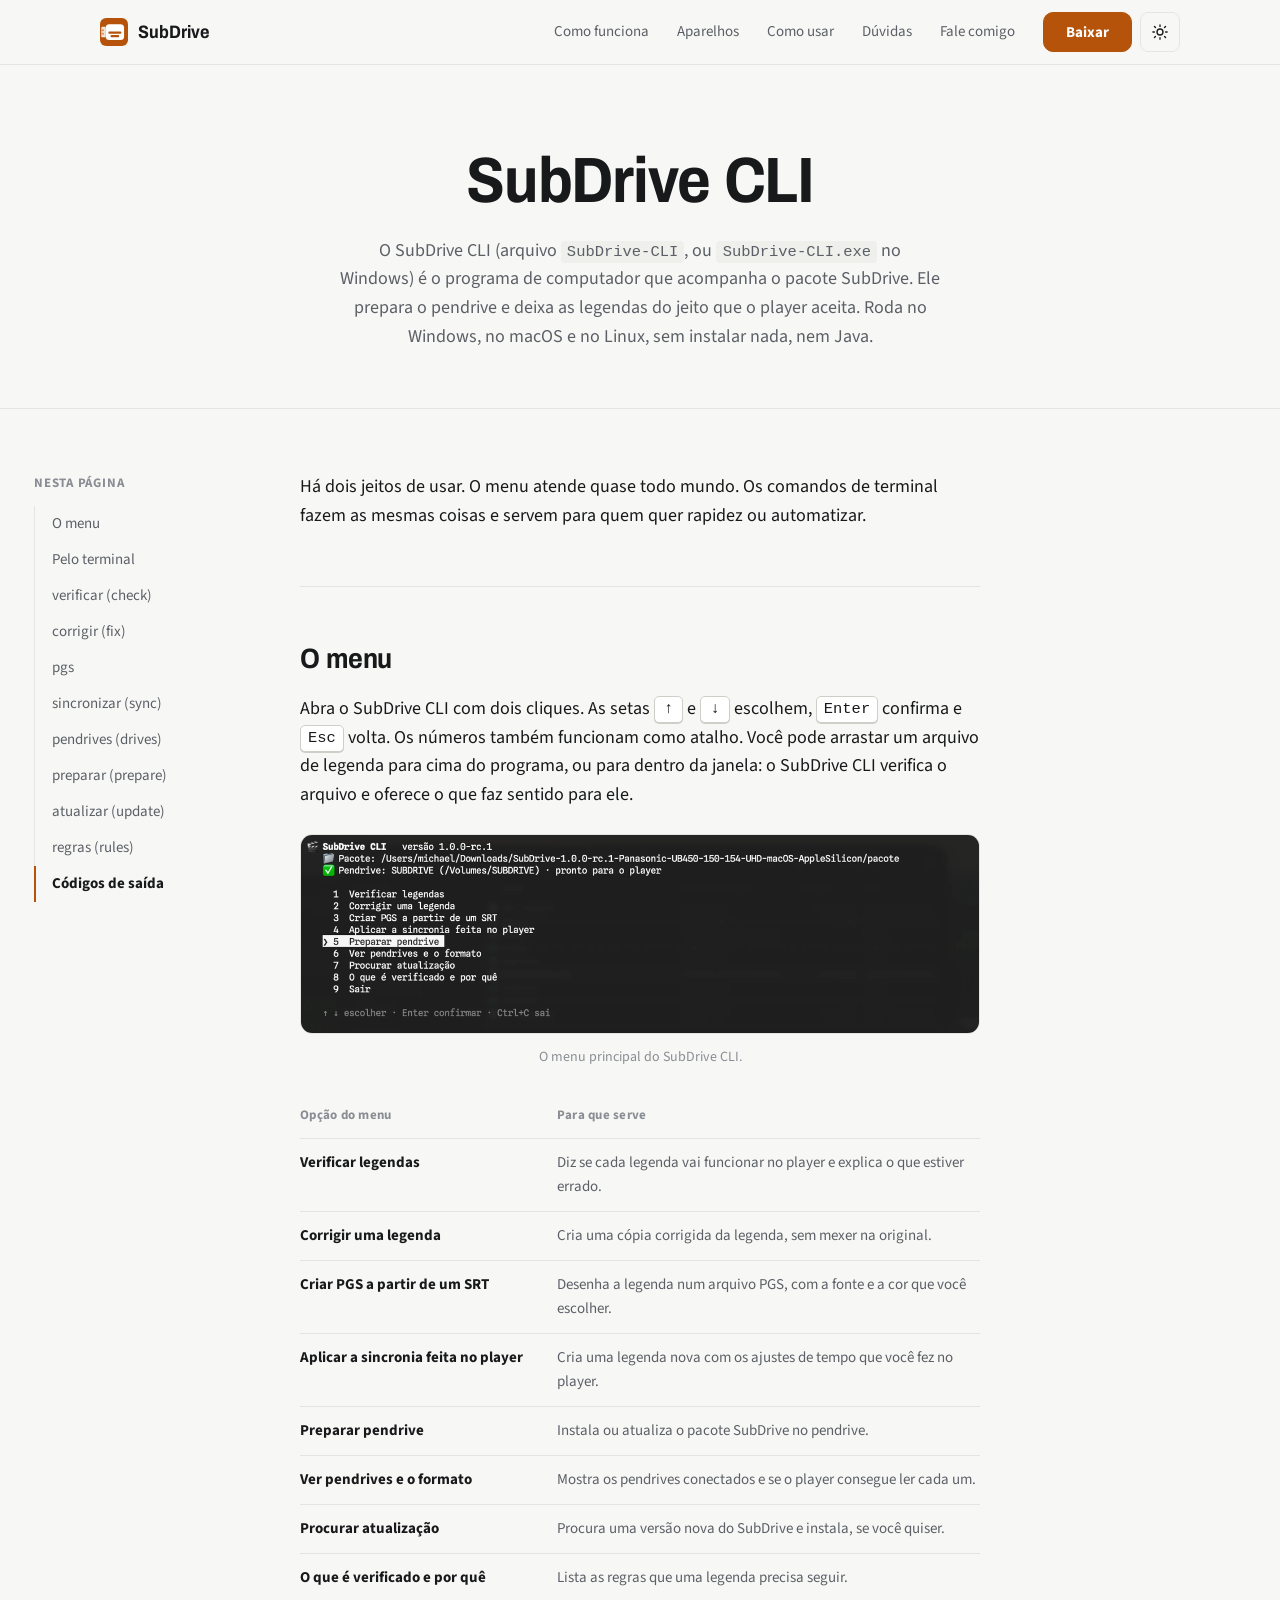
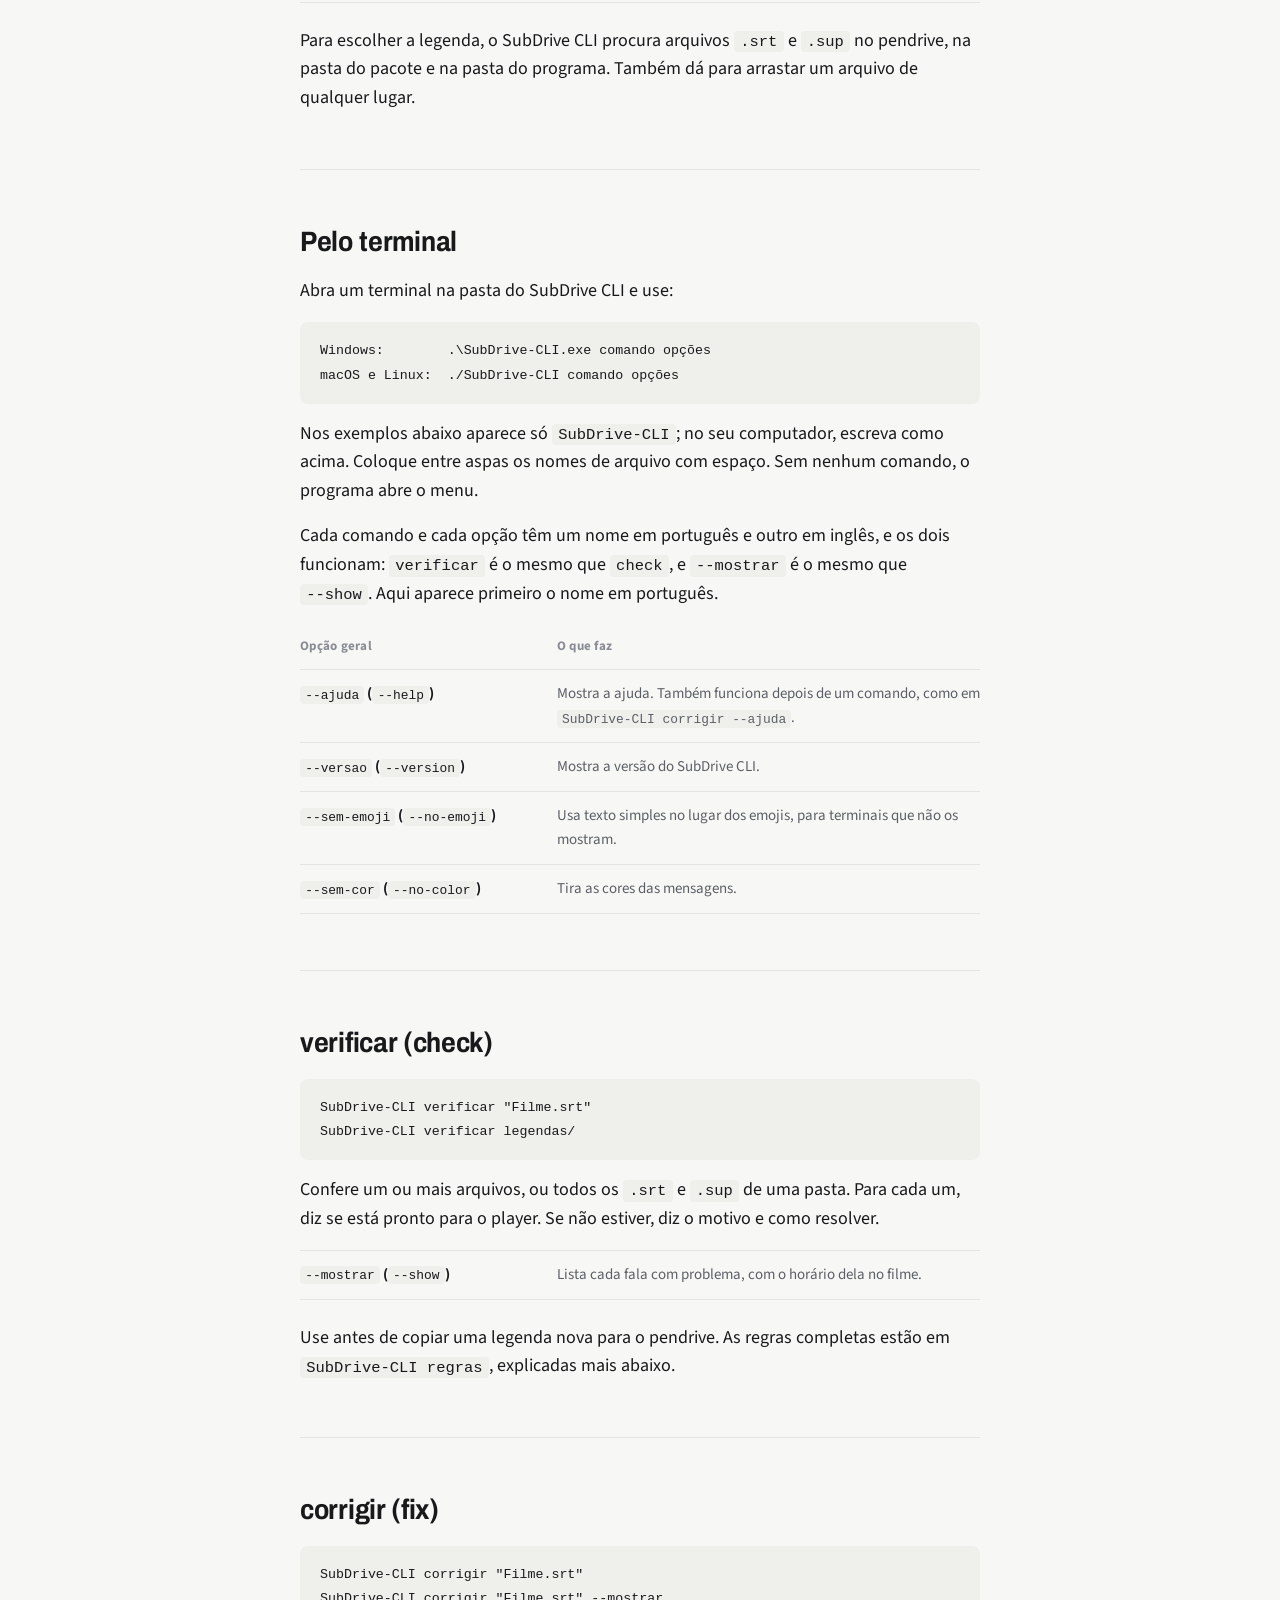
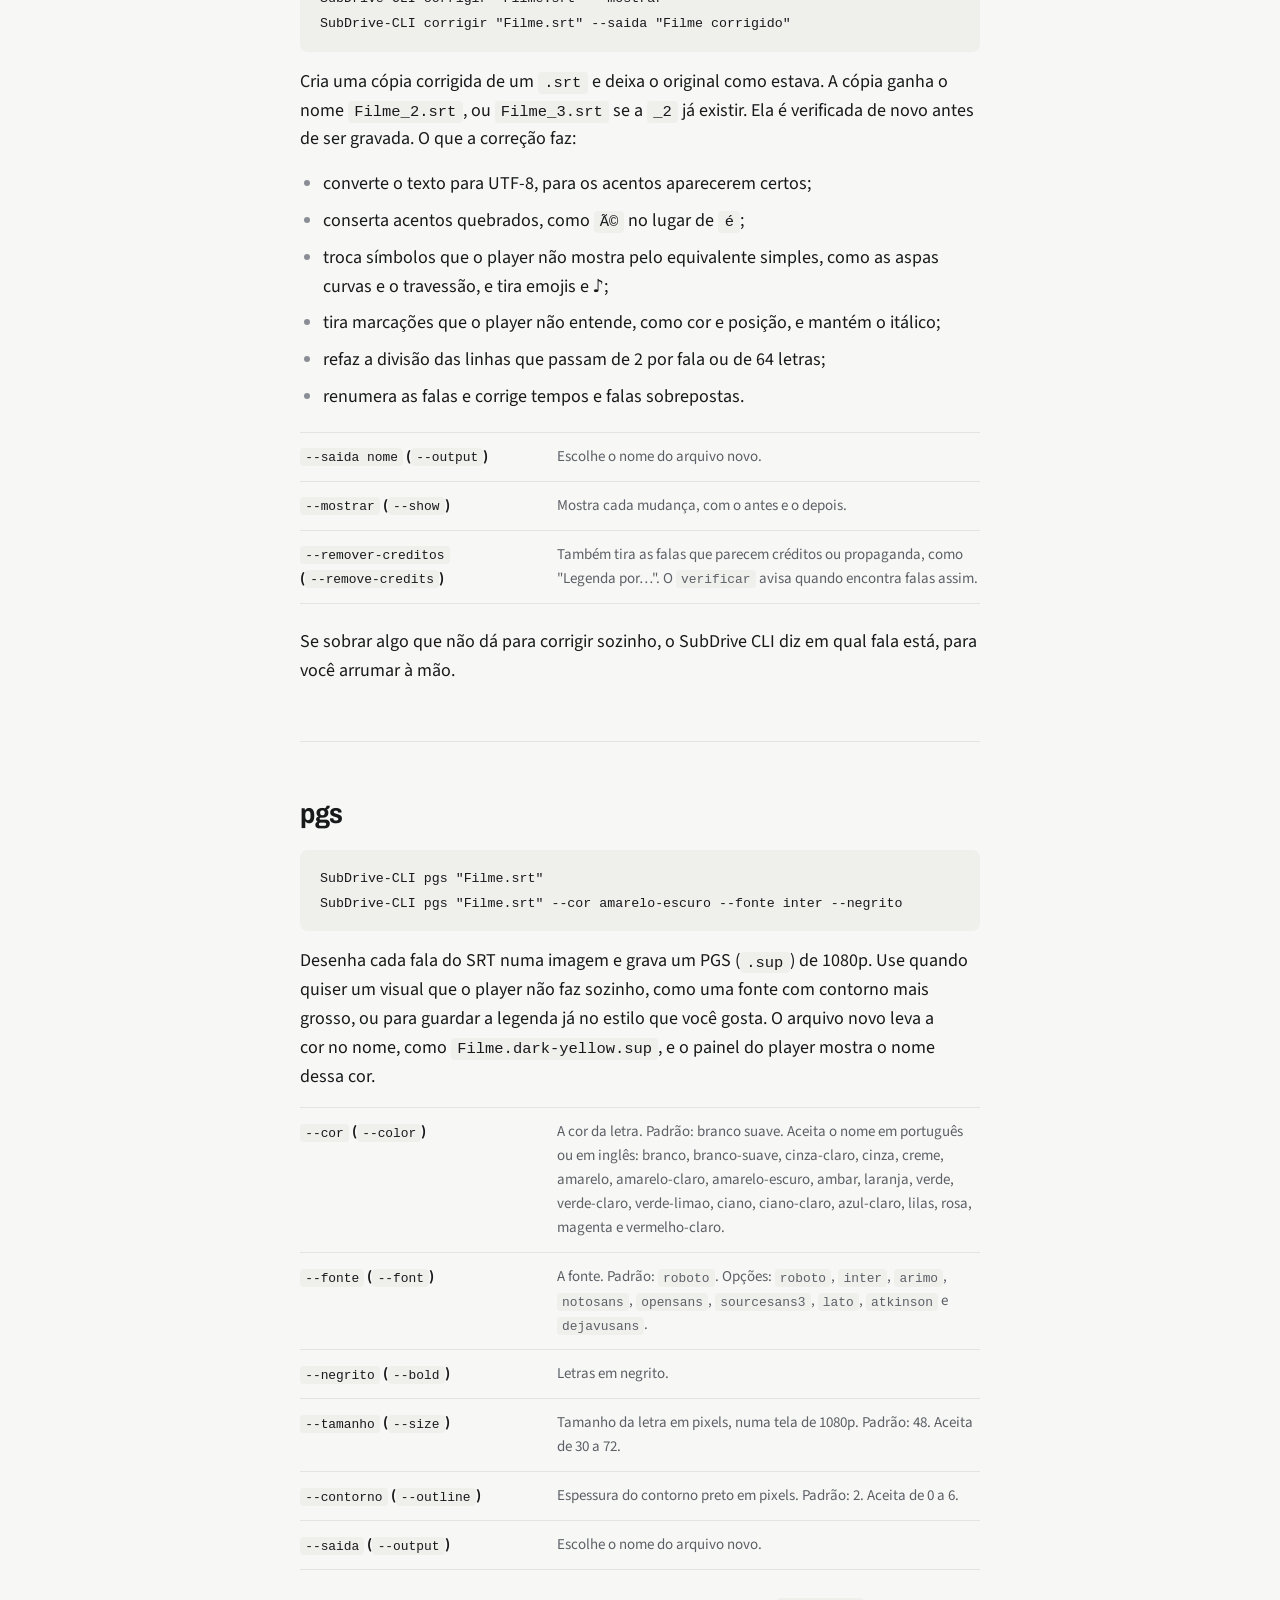
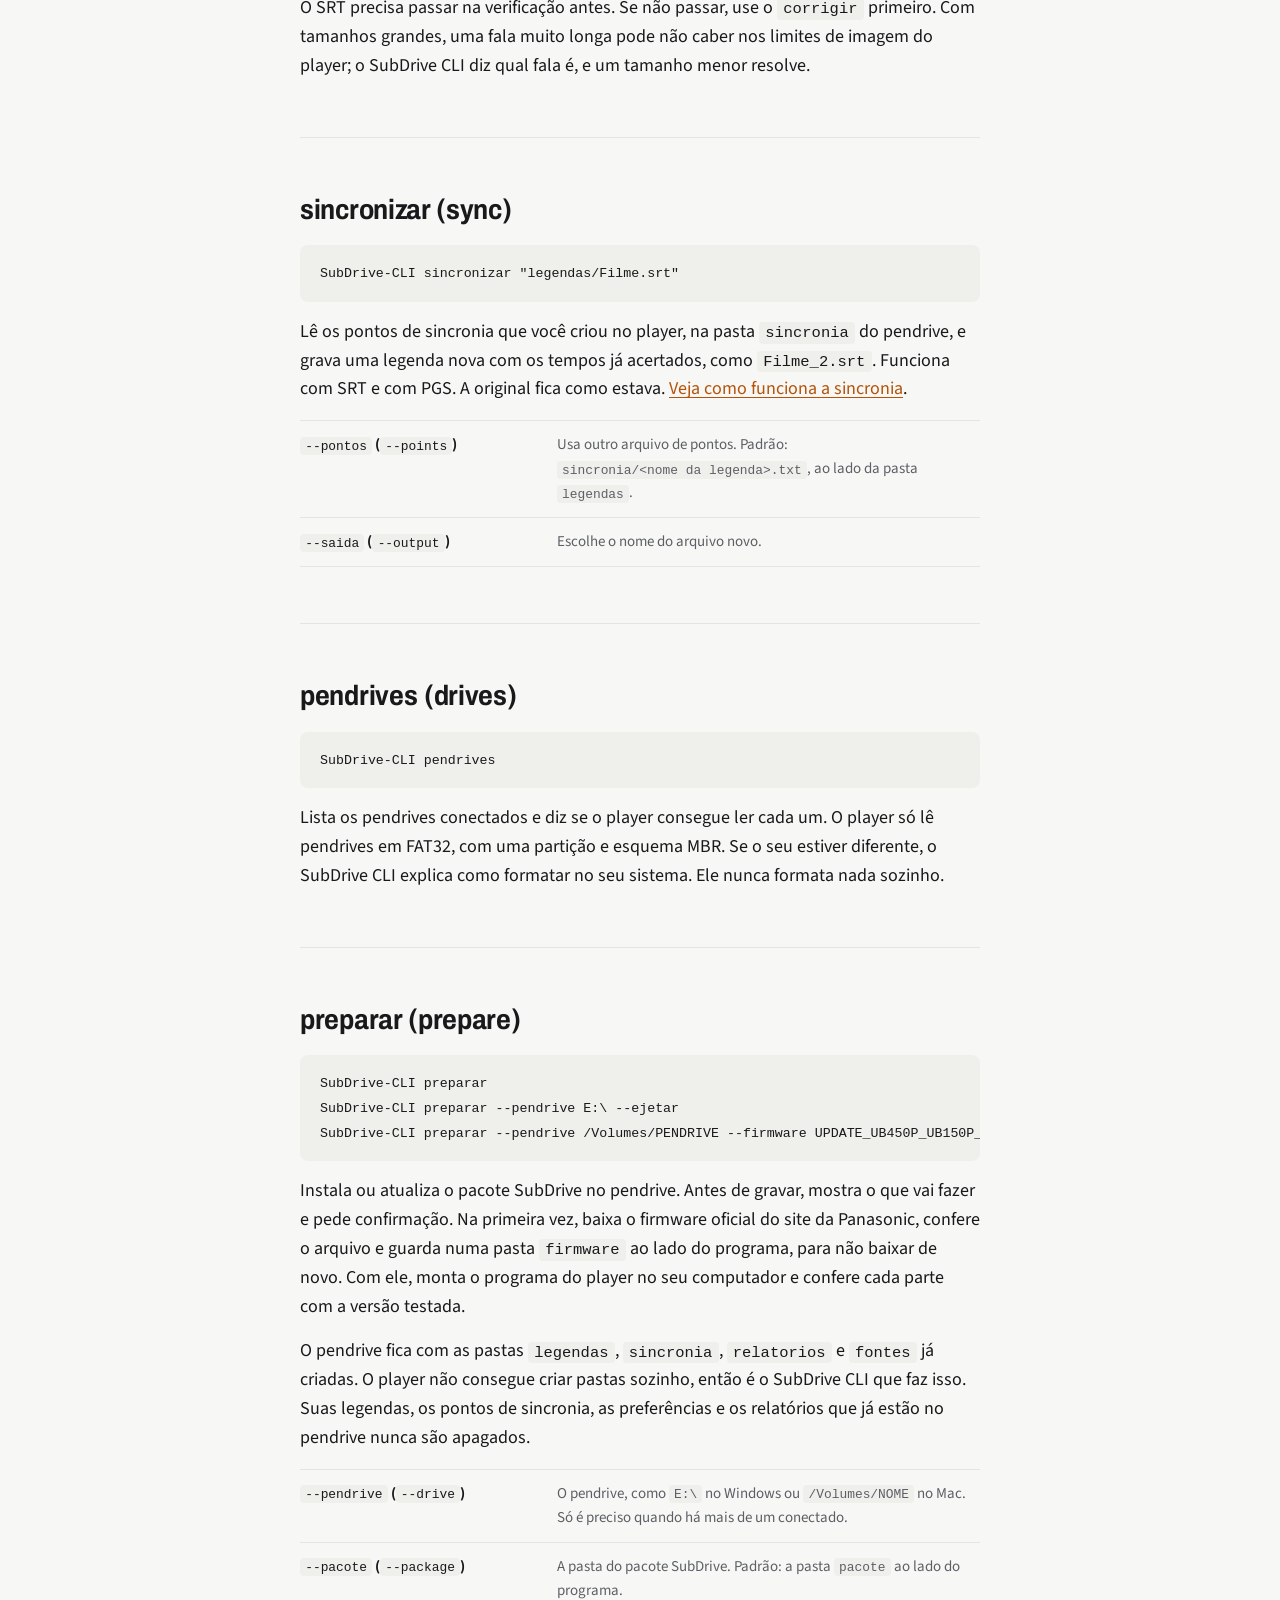
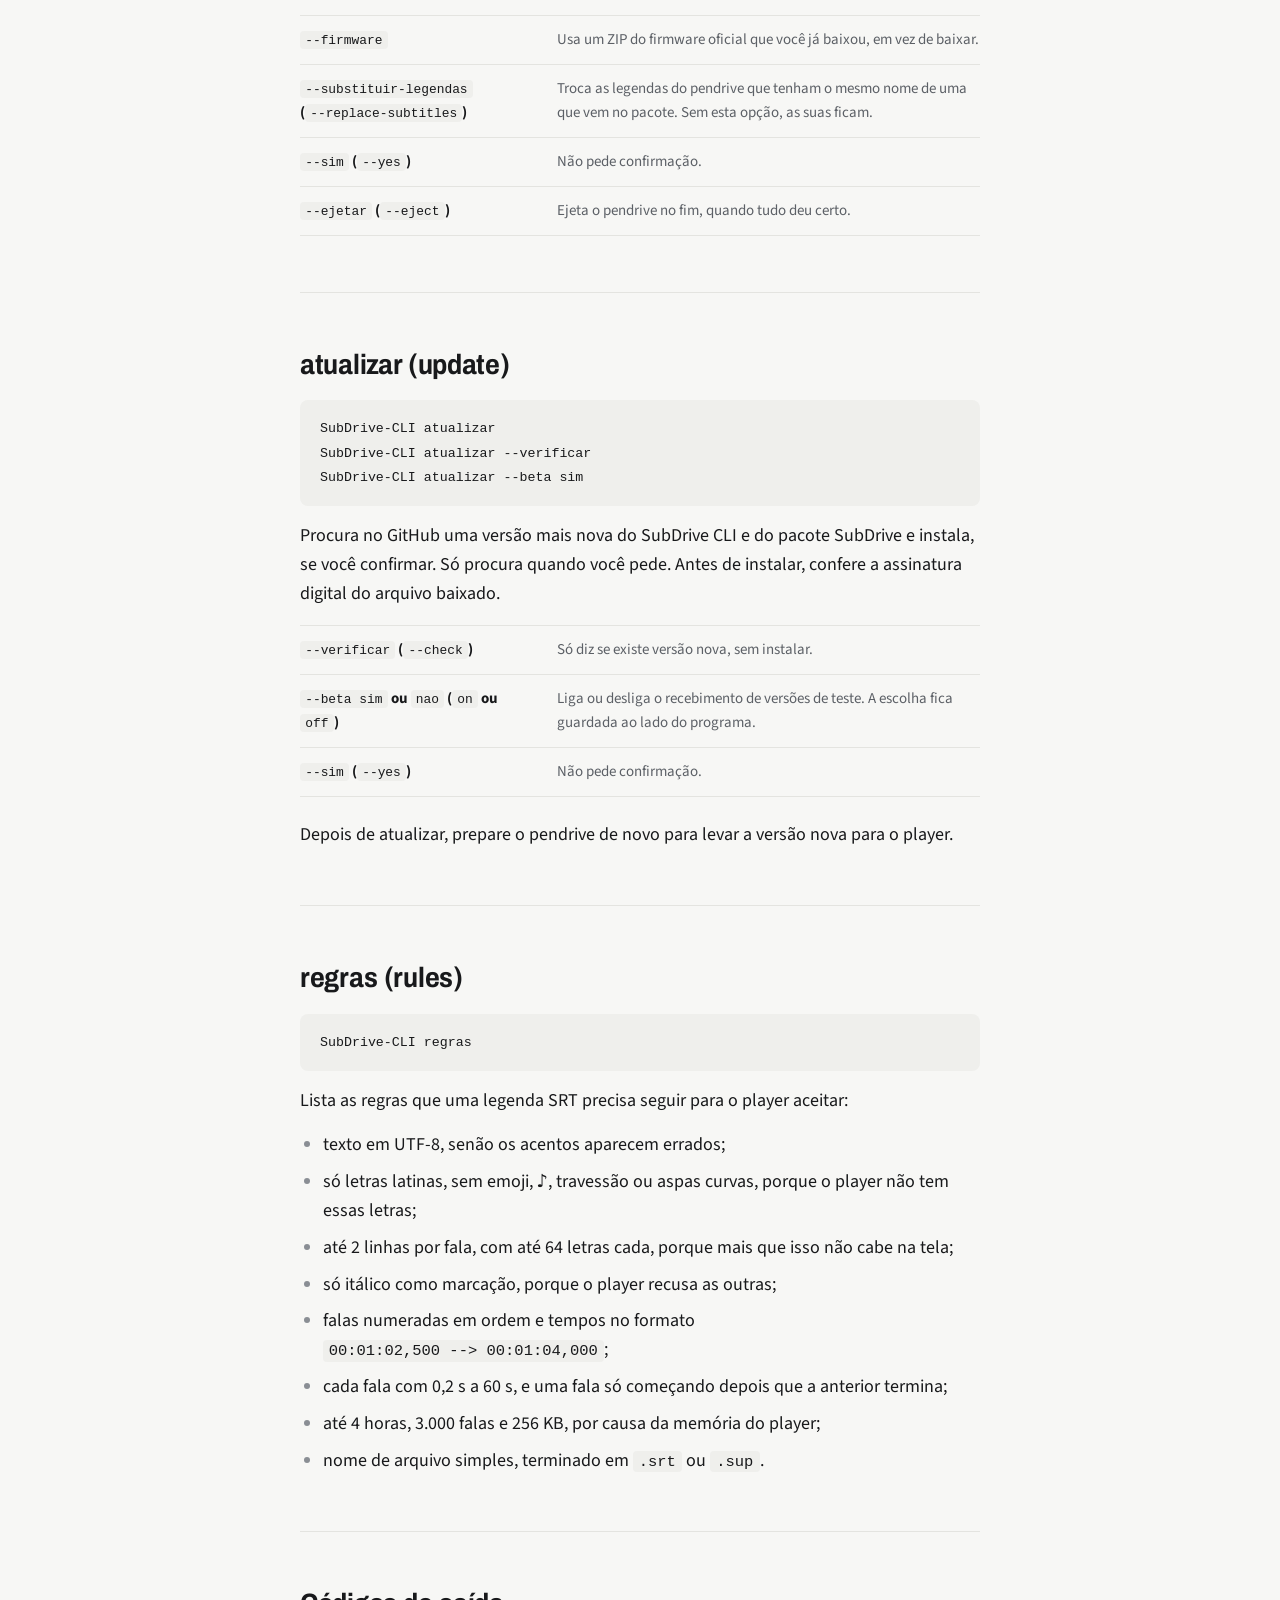
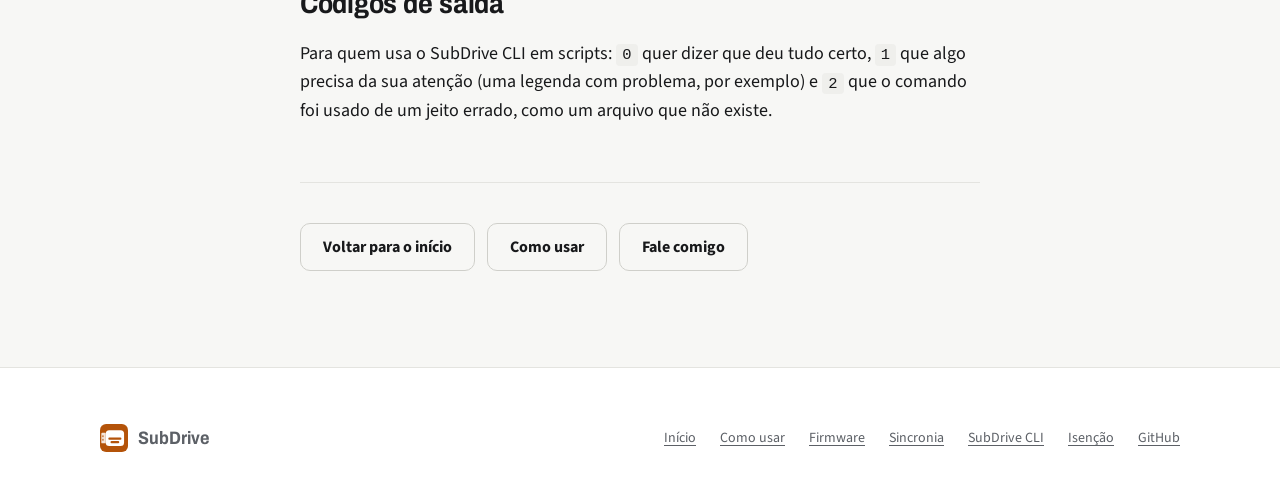
<file: docs/cli.html>
<!doctype html>
<html lang="pt-BR">
<head>
<meta charset="utf-8">
<meta name="viewport" content="width=device-width, initial-scale=1">
<title>SubDrive CLI: guia completo · SubDrive</title>
<meta name="description" content="Tudo o que o SubDrive CLI faz: verificar e corrigir legendas, criar PGS, aplicar a sincronia, preparar o pendrive e atualizar. Pelo menu ou pelo terminal.">
<meta property="og:title" content="SubDrive CLI: guia completo · SubDrive">
<meta property="og:image" content="https://michaelfdias.github.io/subdrive/img/compartilhar.png">
<meta name="theme-color" content="#f7f7f5" media="(prefers-color-scheme: light)">
<meta name="theme-color" content="#111214" media="(prefers-color-scheme: dark)">
<link rel="icon" href="img/icone.svg" type="image/svg+xml">
<link rel="preload" href="fontes/sourcesans3.woff2" as="font" type="font/woff2" crossorigin>
<link rel="stylesheet" href="estilo.css">
<script src="tema.js"></script>
</head>
<body>
<a class="sr" href="#conteudo">Pular para o conteúdo</a>
<header class="topo">
<div class="largo">
  <a class="marca" href="./"><img src="img/icone.svg" alt="" width="28" height="28">SubDrive</a>
  <nav aria-label="Principal">
    <ul class="menu" id="menu">
      <li><a href="./#como-funciona">Como funciona</a></li>
      <li><a href="./#compativeis">Aparelhos</a></li>
      <li><a href="guia.html">Como usar</a></li>
      <li><a href="./#perguntas">Dúvidas</a></li>
      <li><a href="./#conte">Fale comigo</a></li>
    </ul>
  </nav>
  <a class="botao principal" href="./#baixar">Baixar</a>
  <button type="button" class="icone-botao tema" aria-label="Mudar o tema"><svg class="sol" viewBox="0 0 24 24" fill="none" stroke="currentColor" stroke-width="1.8" stroke-linecap="round" aria-hidden="true"><circle cx="12" cy="12" r="4"/><path d="M12 2.5v2M12 19.5v2M4.6 4.6 6 6M18 18l1.4 1.4M2.5 12h2M19.5 12h2M4.6 19.4 6 18M18 6l1.4-1.4"/></svg><svg class="lua" viewBox="0 0 24 24" fill="none" stroke="currentColor" stroke-width="1.8" stroke-linejoin="round" aria-hidden="true"><path d="M20 14.5A8 8 0 0 1 9.5 4a8 8 0 1 0 10.5 10.5Z"/></svg></button>
  <button type="button" class="icone-botao abrir-menu" aria-label="Abrir o menu" aria-controls="menu" aria-expanded="false"><svg viewBox="0 0 24 24" fill="none" stroke="currentColor" stroke-width="1.8" stroke-linecap="round" aria-hidden="true"><path d="M4 7h16M4 12h16M4 17h16"/></svg></button>
</div>
</header>

<main id="conteudo">
<header class="cabeca-pagina">
  <div class="estreito">
    <h1>SubDrive CLI</h1>
    <p>O SubDrive CLI (arquivo <code>SubDrive-CLI</code>, ou <code>SubDrive-CLI.exe</code> no Windows) é o programa de computador que acompanha o pacote SubDrive. Ele prepara o pendrive e deixa as legendas do jeito que o player aceita. Roda no Windows, no macOS e no Linux, sem instalar nada, nem Java.</p>
  </div>
</header>

<div class="largo guia">
  <nav class="indice" aria-label="Nesta página">
    <p>Nesta página</p>
    <ol>
      <li><a href="#menu">O menu</a></li>
      <li><a href="#terminal">Pelo terminal</a></li>
      <li><a href="#check">verificar (check)</a></li>
      <li><a href="#fix">corrigir (fix)</a></li>
      <li><a href="#pgs">pgs</a></li>
      <li><a href="#sync">sincronizar (sync)</a></li>
      <li><a href="#drives">pendrives (drives)</a></li>
      <li><a href="#prepare">preparar (prepare)</a></li>
      <li><a href="#update">atualizar (update)</a></li>
      <li><a href="#rules">regras (rules)</a></li>
      <li><a href="#codigos">Códigos de saída</a></li>
    </ol>
  </nav>

  <div class="conteudo">
    <section class="intro">
<p>Há dois jeitos de usar. O menu atende quase todo mundo. Os comandos de terminal fazem as mesmas coisas e servem para quem quer rapidez ou automatizar.</p>
    </section>
    <section id="menu" aria-labelledby="t-menu">
<h2 id="t-menu">O menu</h2>
<p>Abra o SubDrive CLI com dois cliques. As setas <kbd>↑</kbd> e <kbd>↓</kbd> escolhem, <kbd>Enter</kbd> confirma e <kbd>Esc</kbd> volta. Os números também funcionam como atalho. Você pode arrastar um arquivo de legenda para cima do programa, ou para dentro da janela: o SubDrive CLI verifica o arquivo e oferece o que faz sentido para ele.</p>
<figure class="figura"><img src="img/cli-menu.png" width="1200" height="351" alt="Menu principal do SubDrive CLI no Terminal do Mac."><figcaption>O menu principal do SubDrive CLI.</figcaption></figure>
<div class="tabela"><table>
  <thead><tr><th>Opção do menu</th><th>Para que serve</th></tr></thead>
  <tbody>
    <tr><td>Verificar legendas</td><td>Diz se cada legenda vai funcionar no player e explica o que estiver errado.</td></tr>
    <tr><td>Corrigir uma legenda</td><td>Cria uma cópia corrigida da legenda, sem mexer na original.</td></tr>
    <tr><td>Criar PGS a partir de um SRT</td><td>Desenha a legenda num arquivo PGS, com a fonte e a cor que você escolher.</td></tr>
    <tr><td>Aplicar a sincronia feita no player</td><td>Cria uma legenda nova com os ajustes de tempo que você fez no player.</td></tr>
    <tr><td>Preparar pendrive</td><td>Instala ou atualiza o pacote SubDrive no pendrive.</td></tr>
    <tr><td>Ver pendrives e o formato</td><td>Mostra os pendrives conectados e se o player consegue ler cada um.</td></tr>
    <tr><td>Procurar atualização</td><td>Procura uma versão nova do SubDrive e instala, se você quiser.</td></tr>
    <tr><td>O que é verificado e por quê</td><td>Lista as regras que uma legenda precisa seguir.</td></tr>
  </tbody>
</table></div>
<p>Para escolher a legenda, o SubDrive CLI procura arquivos <code>.srt</code> e <code>.sup</code> no pendrive, na pasta do pacote e na pasta do programa. Também dá para arrastar um arquivo de qualquer lugar.</p>
    </section>
    <section id="terminal" aria-labelledby="t-terminal">
<h2 id="t-terminal">Pelo terminal</h2>
<p>Abra um terminal na pasta do SubDrive CLI e use:</p>
<pre><code>Windows:        .\SubDrive-CLI.exe comando opções
macOS e Linux:  ./SubDrive-CLI comando opções</code></pre>
<p>Nos exemplos abaixo aparece só <code>SubDrive-CLI</code>; no seu computador, escreva como acima. Coloque entre aspas os nomes de arquivo com espaço. Sem nenhum comando, o programa abre o menu.</p>
<p>Cada comando e cada opção têm um nome em português e outro em inglês, e os dois funcionam: <code>verificar</code> é o mesmo que <code>check</code>, e <code>--mostrar</code> é o mesmo que <code>--show</code>. Aqui aparece primeiro o nome em português.</p>
<div class="tabela"><table>
  <thead><tr><th>Opção geral</th><th>O que faz</th></tr></thead>
  <tbody>
    <tr><td><code>--ajuda</code> (<code>--help</code>)</td><td>Mostra a ajuda. Também funciona depois de um comando, como em <code>SubDrive-CLI corrigir --ajuda</code>.</td></tr>
    <tr><td><code>--versao</code> (<code>--version</code>)</td><td>Mostra a versão do SubDrive CLI.</td></tr>
    <tr><td><code>--sem-emoji</code> (<code>--no-emoji</code>)</td><td>Usa texto simples no lugar dos emojis, para terminais que não os mostram.</td></tr>
    <tr><td><code>--sem-cor</code> (<code>--no-color</code>)</td><td>Tira as cores das mensagens.</td></tr>
  </tbody>
</table></div>
    </section>
    <section id="check" aria-labelledby="t-check">
<h2 id="t-check">verificar (check)</h2>
<pre><code>SubDrive-CLI verificar "Filme.srt"
SubDrive-CLI verificar legendas/</code></pre>
<p>Confere um ou mais arquivos, ou todos os <code>.srt</code> e <code>.sup</code> de uma pasta. Para cada um, diz se está pronto para o player. Se não estiver, diz o motivo e como resolver.</p>
<div class="tabela"><table>
  <tbody><tr><td><code>--mostrar</code> (<code>--show</code>)</td><td>Lista cada fala com problema, com o horário dela no filme.</td></tr></tbody>
</table></div>
<p>Use antes de copiar uma legenda nova para o pendrive. As regras completas estão em <code>SubDrive-CLI regras</code>, explicadas mais abaixo.</p>
    </section>
    <section id="fix" aria-labelledby="t-fix">
<h2 id="t-fix">corrigir (fix)</h2>
<pre><code>SubDrive-CLI corrigir "Filme.srt"
SubDrive-CLI corrigir "Filme.srt" --mostrar
SubDrive-CLI corrigir "Filme.srt" --saida "Filme corrigido"</code></pre>
<p>Cria uma cópia corrigida de um <code>.srt</code> e deixa o original como estava. A cópia ganha o nome <code>Filme_2.srt</code>, ou <code>Filme_3.srt</code> se a <code>_2</code> já existir. Ela é verificada de novo antes de ser gravada. O que a correção faz:</p>
<ul>
  <li>converte o texto para UTF-8, para os acentos aparecerem certos;</li>
  <li>conserta acentos quebrados, como <code>Ã©</code> no lugar de <code>é</code>;</li>
  <li>troca símbolos que o player não mostra pelo equivalente simples, como as aspas curvas e o travessão, e tira emojis e ♪;</li>
  <li>tira marcações que o player não entende, como cor e posição, e mantém o itálico;</li>
  <li>refaz a divisão das linhas que passam de 2 por fala ou de 64 letras;</li>
  <li>renumera as falas e corrige tempos e falas sobrepostas.</li>
</ul>
<div class="tabela"><table>
  <tbody>
    <tr><td><code>--saida nome</code> (<code>--output</code>)</td><td>Escolhe o nome do arquivo novo.</td></tr>
    <tr><td><code>--mostrar</code> (<code>--show</code>)</td><td>Mostra cada mudança, com o antes e o depois.</td></tr>
    <tr><td><code>--remover-creditos</code> (<code>--remove-credits</code>)</td><td>Também tira as falas que parecem créditos ou propaganda, como "Legenda por…". O <code>verificar</code> avisa quando encontra falas assim.</td></tr>
  </tbody>
</table></div>
<p>Se sobrar algo que não dá para corrigir sozinho, o SubDrive CLI diz em qual fala está, para você arrumar à mão.</p>
    </section>
    <section id="pgs" aria-labelledby="t-pgs">
<h2 id="t-pgs">pgs</h2>
<pre><code>SubDrive-CLI pgs "Filme.srt"
SubDrive-CLI pgs "Filme.srt" --cor amarelo-escuro --fonte inter --negrito</code></pre>
<p>Desenha cada fala do SRT numa imagem e grava um PGS (<code>.sup</code>) de 1080p. Use quando quiser um visual que o player não faz sozinho, como uma fonte com contorno mais grosso, ou para guardar a legenda já no estilo que você gosta. O arquivo novo leva a cor no nome, como <code>Filme.dark-yellow.sup</code>, e o painel do player mostra o nome dessa cor.</p>
<div class="tabela"><table>
  <tbody>
    <tr><td><code>--cor</code> (<code>--color</code>)</td><td>A cor da letra. Padrão: branco suave. Aceita o nome em português ou em inglês: branco, branco-suave, cinza-claro, cinza, creme, amarelo, amarelo-claro, amarelo-escuro, ambar, laranja, verde, verde-claro, verde-limao, ciano, ciano-claro, azul-claro, lilas, rosa, magenta e vermelho-claro.</td></tr>
    <tr><td><code>--fonte</code> (<code>--font</code>)</td><td>A fonte. Padrão: <code>roboto</code>. Opções: <code>roboto</code>, <code>inter</code>, <code>arimo</code>, <code>notosans</code>, <code>opensans</code>, <code>sourcesans3</code>, <code>lato</code>, <code>atkinson</code> e <code>dejavusans</code>.</td></tr>
    <tr><td><code>--negrito</code> (<code>--bold</code>)</td><td>Letras em negrito.</td></tr>
    <tr><td><code>--tamanho</code> (<code>--size</code>)</td><td>Tamanho da letra em pixels, numa tela de 1080p. Padrão: 48. Aceita de 30 a 72.</td></tr>
    <tr><td><code>--contorno</code> (<code>--outline</code>)</td><td>Espessura do contorno preto em pixels. Padrão: 2. Aceita de 0 a 6.</td></tr>
    <tr><td><code>--saida</code> (<code>--output</code>)</td><td>Escolhe o nome do arquivo novo.</td></tr>
  </tbody>
</table></div>
<p>O SRT precisa passar na verificação antes. Se não passar, use o <code>corrigir</code> primeiro. Com tamanhos grandes, uma fala muito longa pode não caber nos limites de imagem do player; o SubDrive CLI diz qual fala é, e um tamanho menor resolve.</p>
    </section>
    <section id="sync" aria-labelledby="t-sync">
<h2 id="t-sync">sincronizar (sync)</h2>
<pre><code>SubDrive-CLI sincronizar "legendas/Filme.srt"</code></pre>
<p>Lê os pontos de sincronia que você criou no player, na pasta <code>sincronia</code> do pendrive, e grava uma legenda nova com os tempos já acertados, como <code>Filme_2.srt</code>. Funciona com SRT e com PGS. A original fica como estava. <a href="sincronia.html">Veja como funciona a sincronia</a>.</p>
<div class="tabela"><table>
  <tbody>
    <tr><td><code>--pontos</code> (<code>--points</code>)</td><td>Usa outro arquivo de pontos. Padrão: <code>sincronia/&lt;nome da legenda&gt;.txt</code>, ao lado da pasta <code>legendas</code>.</td></tr>
    <tr><td><code>--saida</code> (<code>--output</code>)</td><td>Escolhe o nome do arquivo novo.</td></tr>
  </tbody>
</table></div>
    </section>
    <section id="drives" aria-labelledby="t-drives">
<h2 id="t-drives">pendrives (drives)</h2>
<pre><code>SubDrive-CLI pendrives</code></pre>
<p>Lista os pendrives conectados e diz se o player consegue ler cada um. O player só lê pendrives em FAT32, com uma partição e esquema MBR. Se o seu estiver diferente, o SubDrive CLI explica como formatar no seu sistema. Ele nunca formata nada sozinho.</p>
    </section>
    <section id="prepare" aria-labelledby="t-prepare">
<h2 id="t-prepare">preparar (prepare)</h2>
<pre><code>SubDrive-CLI preparar
SubDrive-CLI preparar --pendrive E:\ --ejetar
SubDrive-CLI preparar --pendrive /Volumes/PENDRIVE --firmware UPDATE_UB450P_UB150P_V113.zip</code></pre>
<p>Instala ou atualiza o pacote SubDrive no pendrive. Antes de gravar, mostra o que vai fazer e pede confirmação. Na primeira vez, baixa o firmware oficial do site da Panasonic, confere o arquivo e guarda numa pasta <code>firmware</code> ao lado do programa, para não baixar de novo. Com ele, monta o programa do player no seu computador e confere cada parte com a versão testada.</p>
<p>O pendrive fica com as pastas <code>legendas</code>, <code>sincronia</code>, <code>relatorios</code> e <code>fontes</code> já criadas. O player não consegue criar pastas sozinho, então é o SubDrive CLI que faz isso. Suas legendas, os pontos de sincronia, as preferências e os relatórios que já estão no pendrive nunca são apagados.</p>
<div class="tabela"><table>
  <tbody>
    <tr><td><code>--pendrive</code> (<code>--drive</code>)</td><td>O pendrive, como <code>E:\</code> no Windows ou <code>/Volumes/NOME</code> no Mac. Só é preciso quando há mais de um conectado.</td></tr>
    <tr><td><code>--pacote</code> (<code>--package</code>)</td><td>A pasta do pacote SubDrive. Padrão: a pasta <code>pacote</code> ao lado do programa.</td></tr>
    <tr><td><code>--firmware</code></td><td>Usa um ZIP do firmware oficial que você já baixou, em vez de baixar.</td></tr>
    <tr><td><code>--substituir-legendas</code> (<code>--replace-subtitles</code>)</td><td>Troca as legendas do pendrive que tenham o mesmo nome de uma que vem no pacote. Sem esta opção, as suas ficam.</td></tr>
    <tr><td><code>--sim</code> (<code>--yes</code>)</td><td>Não pede confirmação.</td></tr>
    <tr><td><code>--ejetar</code> (<code>--eject</code>)</td><td>Ejeta o pendrive no fim, quando tudo deu certo.</td></tr>
  </tbody>
</table></div>
    </section>
    <section id="update" aria-labelledby="t-update">
<h2 id="t-update">atualizar (update)</h2>
<pre><code>SubDrive-CLI atualizar
SubDrive-CLI atualizar --verificar
SubDrive-CLI atualizar --beta sim</code></pre>
<p>Procura no GitHub uma versão mais nova do SubDrive CLI e do pacote SubDrive e instala, se você confirmar. Só procura quando você pede. Antes de instalar, confere a assinatura digital do arquivo baixado.</p>
<div class="tabela"><table>
  <tbody>
    <tr><td><code>--verificar</code> (<code>--check</code>)</td><td>Só diz se existe versão nova, sem instalar.</td></tr>
    <tr><td><code>--beta sim</code> ou <code>nao</code> (<code>on</code> ou <code>off</code>)</td><td>Liga ou desliga o recebimento de versões de teste. A escolha fica guardada ao lado do programa.</td></tr>
    <tr><td><code>--sim</code> (<code>--yes</code>)</td><td>Não pede confirmação.</td></tr>
  </tbody>
</table></div>
<p>Depois de atualizar, prepare o pendrive de novo para levar a versão nova para o player.</p>
    </section>
    <section id="rules" aria-labelledby="t-rules">
<h2 id="t-rules">regras (rules)</h2>
<pre><code>SubDrive-CLI regras</code></pre>
<p>Lista as regras que uma legenda SRT precisa seguir para o player aceitar:</p>
<ul>
  <li>texto em UTF-8, senão os acentos aparecem errados;</li>
  <li>só letras latinas, sem emoji, ♪, travessão ou aspas curvas, porque o player não tem essas letras;</li>
  <li>até 2 linhas por fala, com até 64 letras cada, porque mais que isso não cabe na tela;</li>
  <li>só itálico como marcação, porque o player recusa as outras;</li>
  <li>falas numeradas em ordem e tempos no formato <code>00:01:02,500 --&gt; 00:01:04,000</code>;</li>
  <li>cada fala com 0,2 s a 60 s, e uma fala só começando depois que a anterior termina;</li>
  <li>até 4 horas, 3.000 falas e 256 KB, por causa da memória do player;</li>
  <li>nome de arquivo simples, terminado em <code>.srt</code> ou <code>.sup</code>.</li>
</ul>
    </section>
    <section id="codigos" aria-labelledby="t-codigos">
<h2 id="t-codigos">Códigos de saída</h2>
<p>Para quem usa o SubDrive CLI em scripts: <code>0</code> quer dizer que deu tudo certo, <code>1</code> que algo precisa da sua atenção (uma legenda com problema, por exemplo) e <code>2</code> que o comando foi usado de um jeito errado, como um arquivo que não existe.</p>
    </section>

    <div class="fim-guia">
      <a class="botao" href="./">Voltar para o início</a>
      <a class="botao" href="guia.html">Como usar</a>
      <a class="botao" href="./#conte">Fale comigo</a>
    </div>
  </div>
</div>
</main>

<footer class="rodape">
  <div class="largo">
    <div class="rodape-topo simples">
      <a class="marca" href="./"><img src="img/icone.svg" alt="" width="28" height="28">SubDrive</a>
      <ul class="rodape-links">
        <li><a href="./">Início</a></li>
        <li><a href="guia.html">Como usar</a></li>
        <li><a href="firmware.html">Firmware</a></li>
        <li><a href="sincronia.html">Sincronia</a></li>
        <li><a href="cli.html">SubDrive CLI</a></li>
        <li><a href="./#isencao">Isenção</a></li>
        <li><a href="https://github.com/michaelfdias/subdrive">GitHub</a></li>
      </ul>
    </div>
  </div>
</footer>

<script src="site.js"></script>
<script defer src="https://static.cloudflareinsights.com/beacon.min.js" data-cf-beacon='{"token": "1a49458c22b84f23902cab09c972c71c"}'></script>
</body>
</html>
</file>
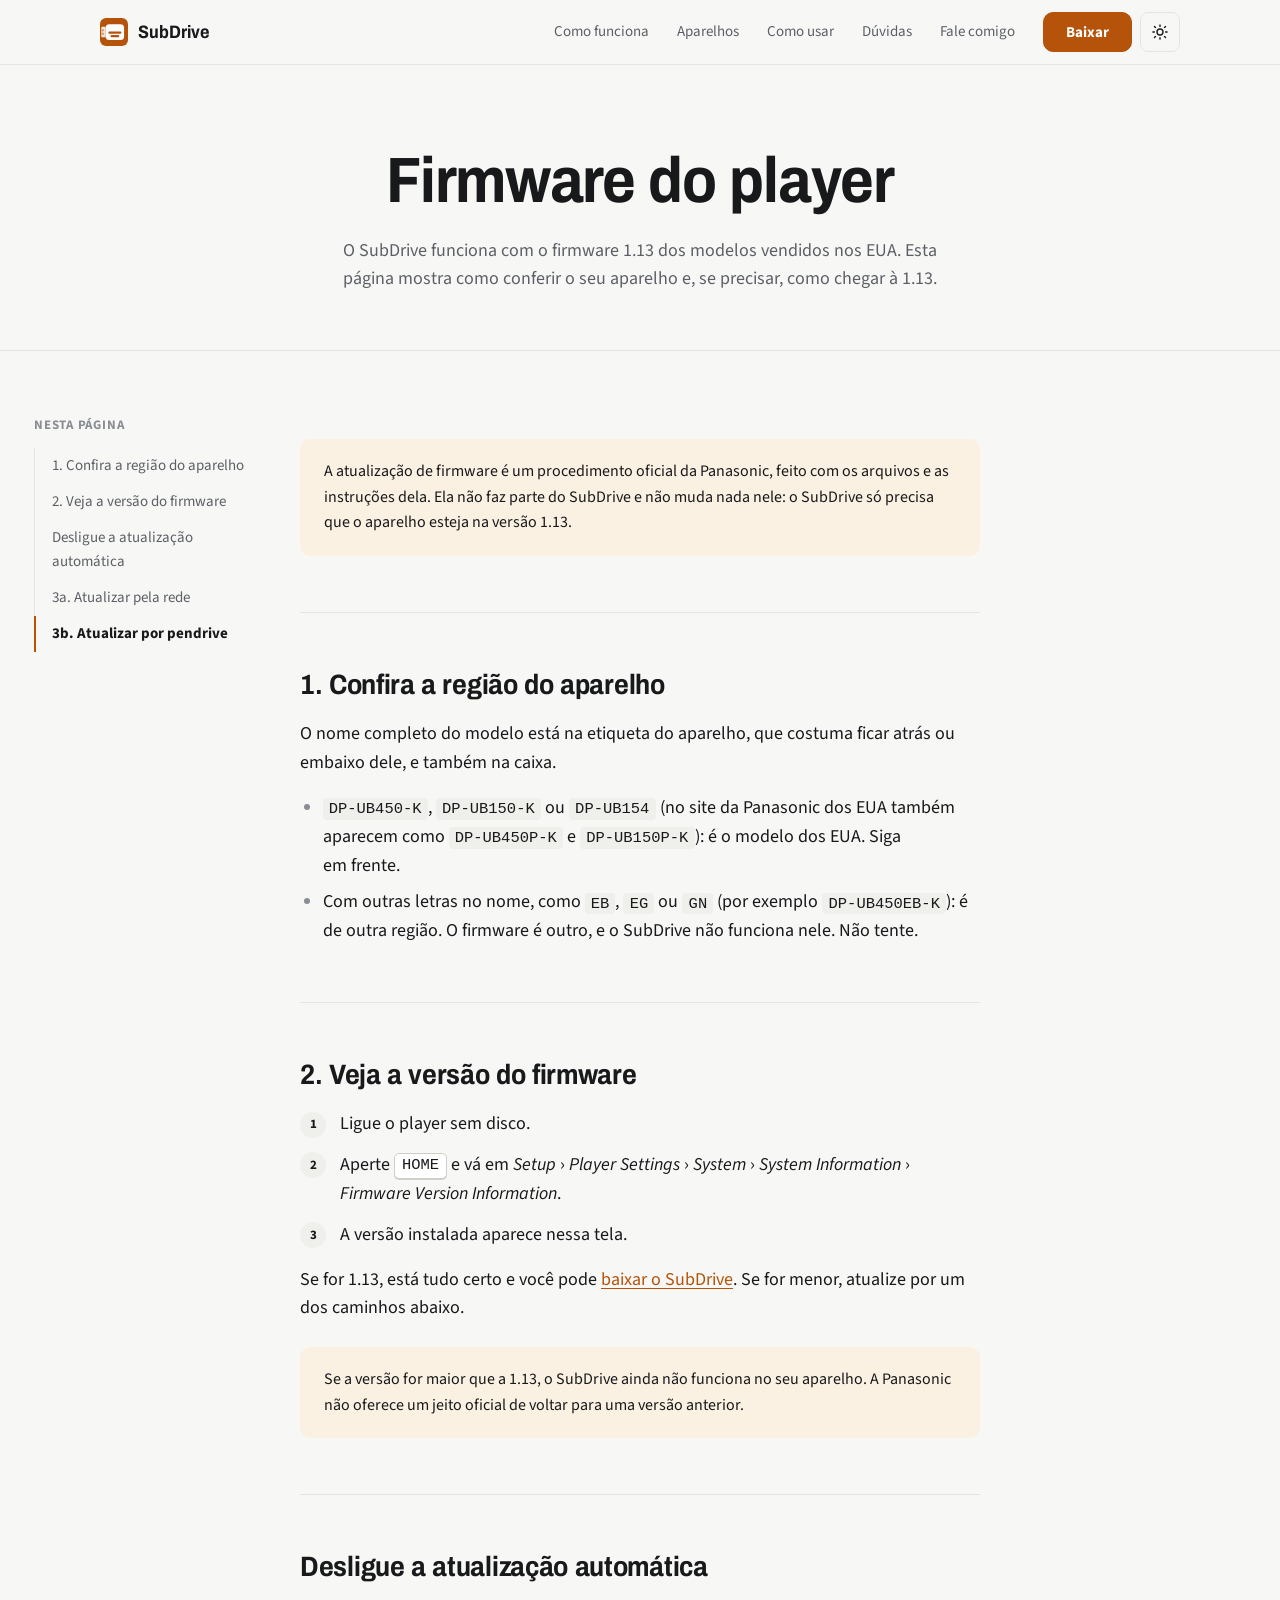
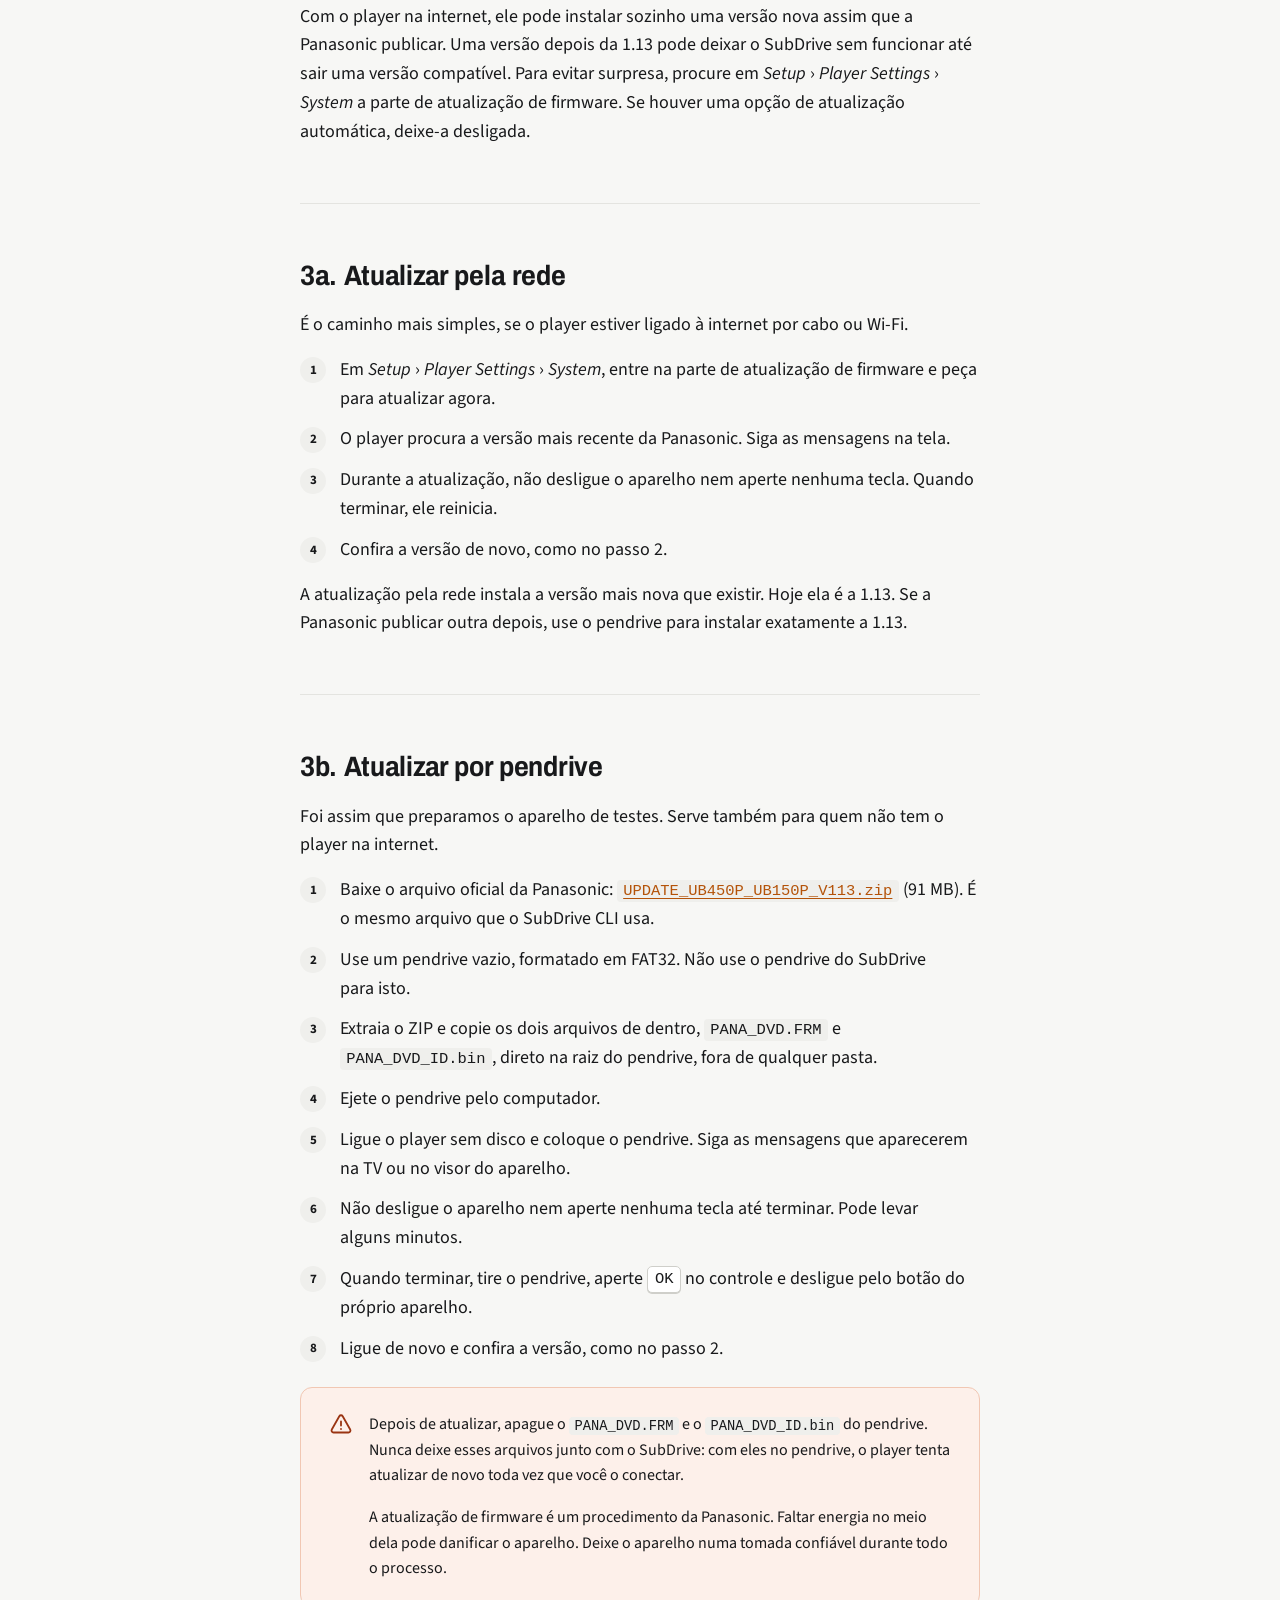
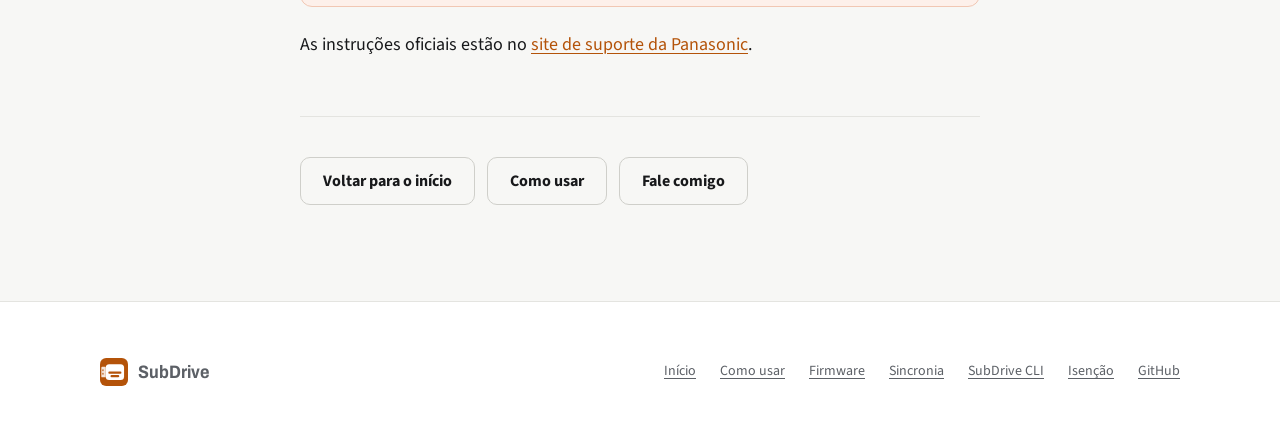
<file: docs/firmware.html>
<!doctype html>
<html lang="pt-BR">
<head>
<meta charset="utf-8">
<meta name="viewport" content="width=device-width, initial-scale=1">
<title>Firmware do player: verificar e atualizar · SubDrive</title>
<meta name="description" content="Como ver a região e a versão do firmware do Panasonic DP-UB450, DP-UB150 e DP-UB154, e como atualizar para a 1.13 pela rede ou por pendrive.">
<meta property="og:title" content="Firmware do player: verificar e atualizar · SubDrive">
<meta property="og:image" content="https://michaelfdias.github.io/subdrive/img/compartilhar.png">
<meta name="theme-color" content="#f7f7f5" media="(prefers-color-scheme: light)">
<meta name="theme-color" content="#111214" media="(prefers-color-scheme: dark)">
<link rel="icon" href="img/icone.svg" type="image/svg+xml">
<link rel="preload" href="fontes/sourcesans3.woff2" as="font" type="font/woff2" crossorigin>
<link rel="stylesheet" href="estilo.css">
<script src="tema.js"></script>
</head>
<body>
<a class="sr" href="#conteudo">Pular para o conteúdo</a>
<header class="topo">
<div class="largo">
  <a class="marca" href="./"><img src="img/icone.svg" alt="" width="28" height="28">SubDrive</a>
  <nav aria-label="Principal">
    <ul class="menu" id="menu">
      <li><a href="./#como-funciona">Como funciona</a></li>
      <li><a href="./#compativeis">Aparelhos</a></li>
      <li><a href="guia.html">Como usar</a></li>
      <li><a href="./#perguntas">Dúvidas</a></li>
      <li><a href="./#conte">Fale comigo</a></li>
    </ul>
  </nav>
  <a class="botao principal" href="./#baixar">Baixar</a>
  <button type="button" class="icone-botao tema" aria-label="Mudar o tema"><svg class="sol" viewBox="0 0 24 24" fill="none" stroke="currentColor" stroke-width="1.8" stroke-linecap="round" aria-hidden="true"><circle cx="12" cy="12" r="4"/><path d="M12 2.5v2M12 19.5v2M4.6 4.6 6 6M18 18l1.4 1.4M2.5 12h2M19.5 12h2M4.6 19.4 6 18M18 6l1.4-1.4"/></svg><svg class="lua" viewBox="0 0 24 24" fill="none" stroke="currentColor" stroke-width="1.8" stroke-linejoin="round" aria-hidden="true"><path d="M20 14.5A8 8 0 0 1 9.5 4a8 8 0 1 0 10.5 10.5Z"/></svg></button>
  <button type="button" class="icone-botao abrir-menu" aria-label="Abrir o menu" aria-controls="menu" aria-expanded="false"><svg viewBox="0 0 24 24" fill="none" stroke="currentColor" stroke-width="1.8" stroke-linecap="round" aria-hidden="true"><path d="M4 7h16M4 12h16M4 17h16"/></svg></button>
</div>
</header>

<main id="conteudo">
<header class="cabeca-pagina">
  <div class="estreito">
    <h1>Firmware do player</h1>
    <p>O SubDrive funciona com o firmware 1.13 dos modelos vendidos nos EUA. Esta página mostra como conferir o seu aparelho e, se precisar, como chegar à 1.13.</p>
  </div>
</header>

<div class="largo guia">
  <nav class="indice" aria-label="Nesta página">
    <p>Nesta página</p>
    <ol>
      <li><a href="#regiao">1. Confira a região do aparelho</a></li>
      <li><a href="#versao">2. Veja a versão do firmware</a></li>
      <li><a href="#automatica">Desligue a atualização automática</a></li>
      <li><a href="#rede">3a. Atualizar pela rede</a></li>
      <li><a href="#pendrive">3b. Atualizar por pendrive</a></li>
    </ol>
  </nav>

  <div class="conteudo">
    <section class="intro">
<p class="nota">A atualização de firmware é um procedimento oficial da Panasonic, feito com os arquivos e as instruções dela. Ela não faz parte do SubDrive e não muda nada nele: o SubDrive só precisa que o aparelho esteja na versão 1.13.</p>
    </section>
    <section id="regiao" aria-labelledby="t-regiao">
<h2 id="t-regiao">1. Confira a região do aparelho</h2>
<p>O nome completo do modelo está na etiqueta do aparelho, que costuma ficar atrás ou embaixo dele, e também na caixa.</p>
<ul>
  <li><code>DP-UB450-K</code>, <code>DP-UB150-K</code> ou <code>DP-UB154</code> (no site da Panasonic dos EUA também aparecem como <code>DP-UB450P-K</code> e <code>DP-UB150P-K</code>): é o modelo dos EUA. Siga em frente.</li>
  <li>Com outras letras no nome, como <code>EB</code>, <code>EG</code> ou <code>GN</code> (por exemplo <code>DP-UB450EB-K</code>): é de outra região. O firmware é outro, e o SubDrive não funciona nele. Não tente.</li>
</ul>
    </section>
    <section id="versao" aria-labelledby="t-versao">
<h2 id="t-versao">2. Veja a versão do firmware</h2>
<ol class="numerada">
  <li>Ligue o player sem disco.</li>
  <li>Aperte <kbd>HOME</kbd> e vá em <em>Setup</em> › <em>Player Settings</em> › <em>System</em> › <em>System Information</em> › <em>Firmware Version Information</em>.</li>
  <li>A versão instalada aparece nessa tela.</li>
</ol>
<p>Se for 1.13, está tudo certo e você pode <a href="./#baixar">baixar o SubDrive</a>. Se for menor, atualize por um dos caminhos abaixo.</p>
<p class="nota">Se a versão for maior que a 1.13, o SubDrive ainda não funciona no seu aparelho. A Panasonic não oferece um jeito oficial de voltar para uma versão anterior.</p>
    </section>
    <section id="automatica" aria-labelledby="t-automatica">
<h2 id="t-automatica">Desligue a atualização automática</h2>
<p>Com o player na internet, ele pode instalar sozinho uma versão nova assim que a Panasonic publicar. Uma versão depois da 1.13 pode deixar o SubDrive sem funcionar até sair uma versão compatível. Para evitar surpresa, procure em <em>Setup</em> › <em>Player Settings</em> › <em>System</em> a parte de atualização de firmware. Se houver uma opção de atualização automática, deixe-a desligada.</p>
    </section>
    <section id="rede" aria-labelledby="t-rede">
<h2 id="t-rede">3a. Atualizar pela rede</h2>
<p>É o caminho mais simples, se o player estiver ligado à internet por cabo ou Wi-Fi.</p>
<ol class="numerada">
  <li>Em <em>Setup</em> › <em>Player Settings</em> › <em>System</em>, entre na parte de atualização de firmware e peça para atualizar agora.</li>
  <li>O player procura a versão mais recente da Panasonic. Siga as mensagens na tela.</li>
  <li>Durante a atualização, não desligue o aparelho nem aperte nenhuma tecla. Quando terminar, ele reinicia.</li>
  <li>Confira a versão de novo, como no passo 2.</li>
</ol>
<p>A atualização pela rede instala a versão mais nova que existir. Hoje ela é a 1.13. Se a Panasonic publicar outra depois, use o pendrive para instalar exatamente a 1.13.</p>
    </section>
    <section id="pendrive" aria-labelledby="t-pendrive">
<h2 id="t-pendrive">3b. Atualizar por pendrive</h2>
<p>Foi assim que preparamos o aparelho de testes. Serve também para quem não tem o player na internet.</p>
<ol class="numerada">
  <li>Baixe o arquivo oficial da Panasonic: <a href="https://fdl.jpn.support.panasonic.com/pc/en/bd/ub450/UPDATE_UB450P_UB150P_V113.zip"><code>UPDATE_UB450P_UB150P_V113.zip</code></a> (91 MB). É o mesmo arquivo que o SubDrive CLI usa.</li>
  <li>Use um pendrive vazio, formatado em FAT32. Não use o pendrive do SubDrive para isto.</li>
  <li>Extraia o ZIP e copie os dois arquivos de dentro, <code>PANA_DVD.FRM</code> e <code>PANA_DVD_ID.bin</code>, direto na raiz do pendrive, fora de qualquer pasta.</li>
  <li>Ejete o pendrive pelo computador.</li>
  <li>Ligue o player sem disco e coloque o pendrive. Siga as mensagens que aparecerem na TV ou no visor do aparelho.</li>
  <li>Não desligue o aparelho nem aperte nenhuma tecla até terminar. Pode levar alguns minutos.</li>
  <li>Quando terminar, tire o pendrive, aperte <kbd>OK</kbd> no controle e desligue pelo botão do próprio aparelho.</li>
  <li>Ligue de novo e confira a versão, como no passo 2.</li>
</ol>
<div class="aviso" role="note"><svg viewBox="0 0 24 24" fill="none" stroke="currentColor" stroke-width="1.8" stroke-linecap="round" stroke-linejoin="round" aria-hidden="true"><path d="M10.3 4.2 2.8 17.5A2 2 0 0 0 4.5 20.5h15a2 2 0 0 0 1.7-3L13.7 4.2a2 2 0 0 0-3.4 0Z"/><path d="M12 9.5v4M12 17h.01"/></svg><div>
<p>Depois de atualizar, apague o <code>PANA_DVD.FRM</code> e o <code>PANA_DVD_ID.bin</code> do pendrive. Nunca deixe esses arquivos junto com o SubDrive: com eles no pendrive, o player tenta atualizar de novo toda vez que você o conectar.</p>
<p>A atualização de firmware é um procedimento da Panasonic. Faltar energia no meio dela pode danificar o aparelho. Deixe o aparelho numa tomada confiável durante todo o processo.</p>
</div></div>
<p>As instruções oficiais estão no <a href="https://av.jpn.support.panasonic.com/support/global/cs/bd/download/ub450/us/index.html">site de suporte da Panasonic</a>.</p>
    </section>

    <div class="fim-guia">
      <a class="botao" href="./">Voltar para o início</a>
      <a class="botao" href="guia.html">Como usar</a>
      <a class="botao" href="./#conte">Fale comigo</a>
    </div>
  </div>
</div>
</main>

<footer class="rodape">
  <div class="largo">
    <div class="rodape-topo simples">
      <a class="marca" href="./"><img src="img/icone.svg" alt="" width="28" height="28">SubDrive</a>
      <ul class="rodape-links">
        <li><a href="./">Início</a></li>
        <li><a href="guia.html">Como usar</a></li>
        <li><a href="firmware.html">Firmware</a></li>
        <li><a href="sincronia.html">Sincronia</a></li>
        <li><a href="cli.html">SubDrive CLI</a></li>
        <li><a href="./#isencao">Isenção</a></li>
        <li><a href="https://github.com/michaelfdias/subdrive">GitHub</a></li>
      </ul>
    </div>
  </div>
</footer>

<script src="site.js"></script>
<script defer src="https://static.cloudflareinsights.com/beacon.min.js" data-cf-beacon='{"token": "1a49458c22b84f23902cab09c972c71c"}'></script>
</body>
</html>
</file>
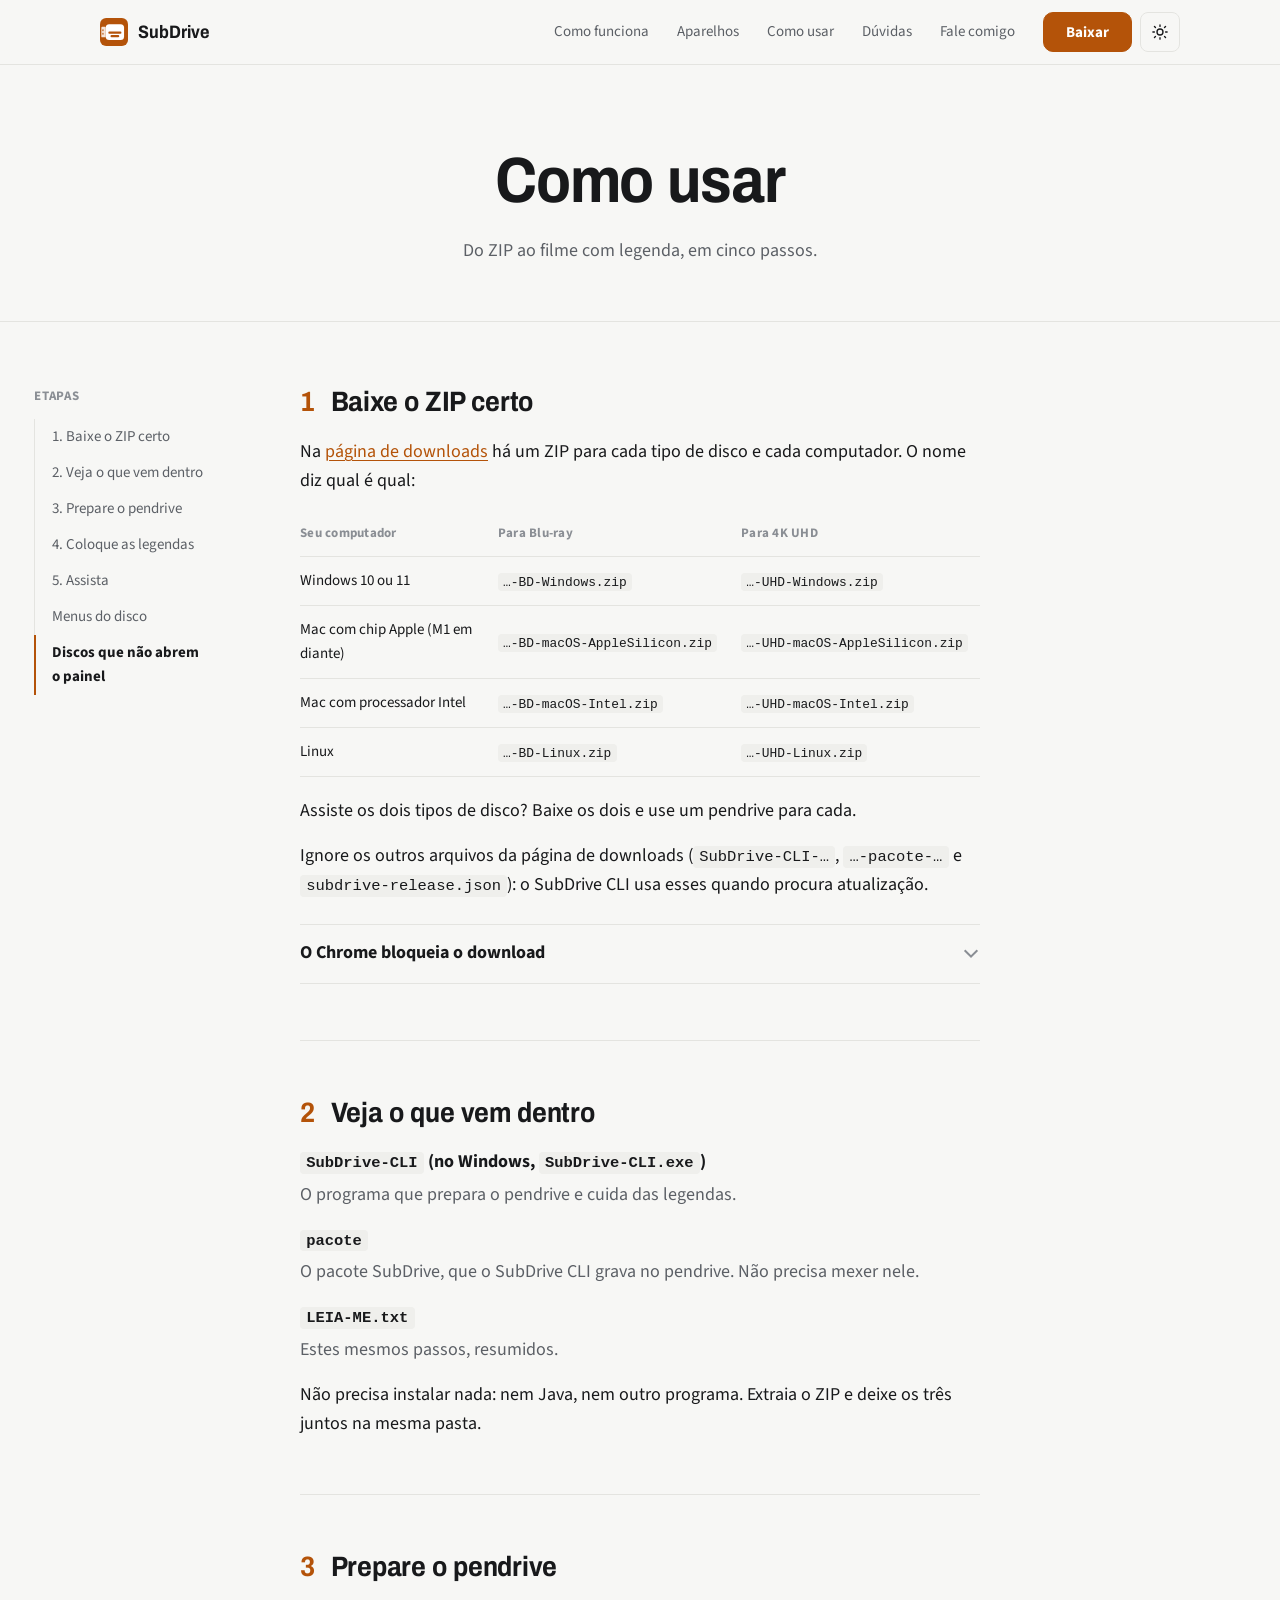
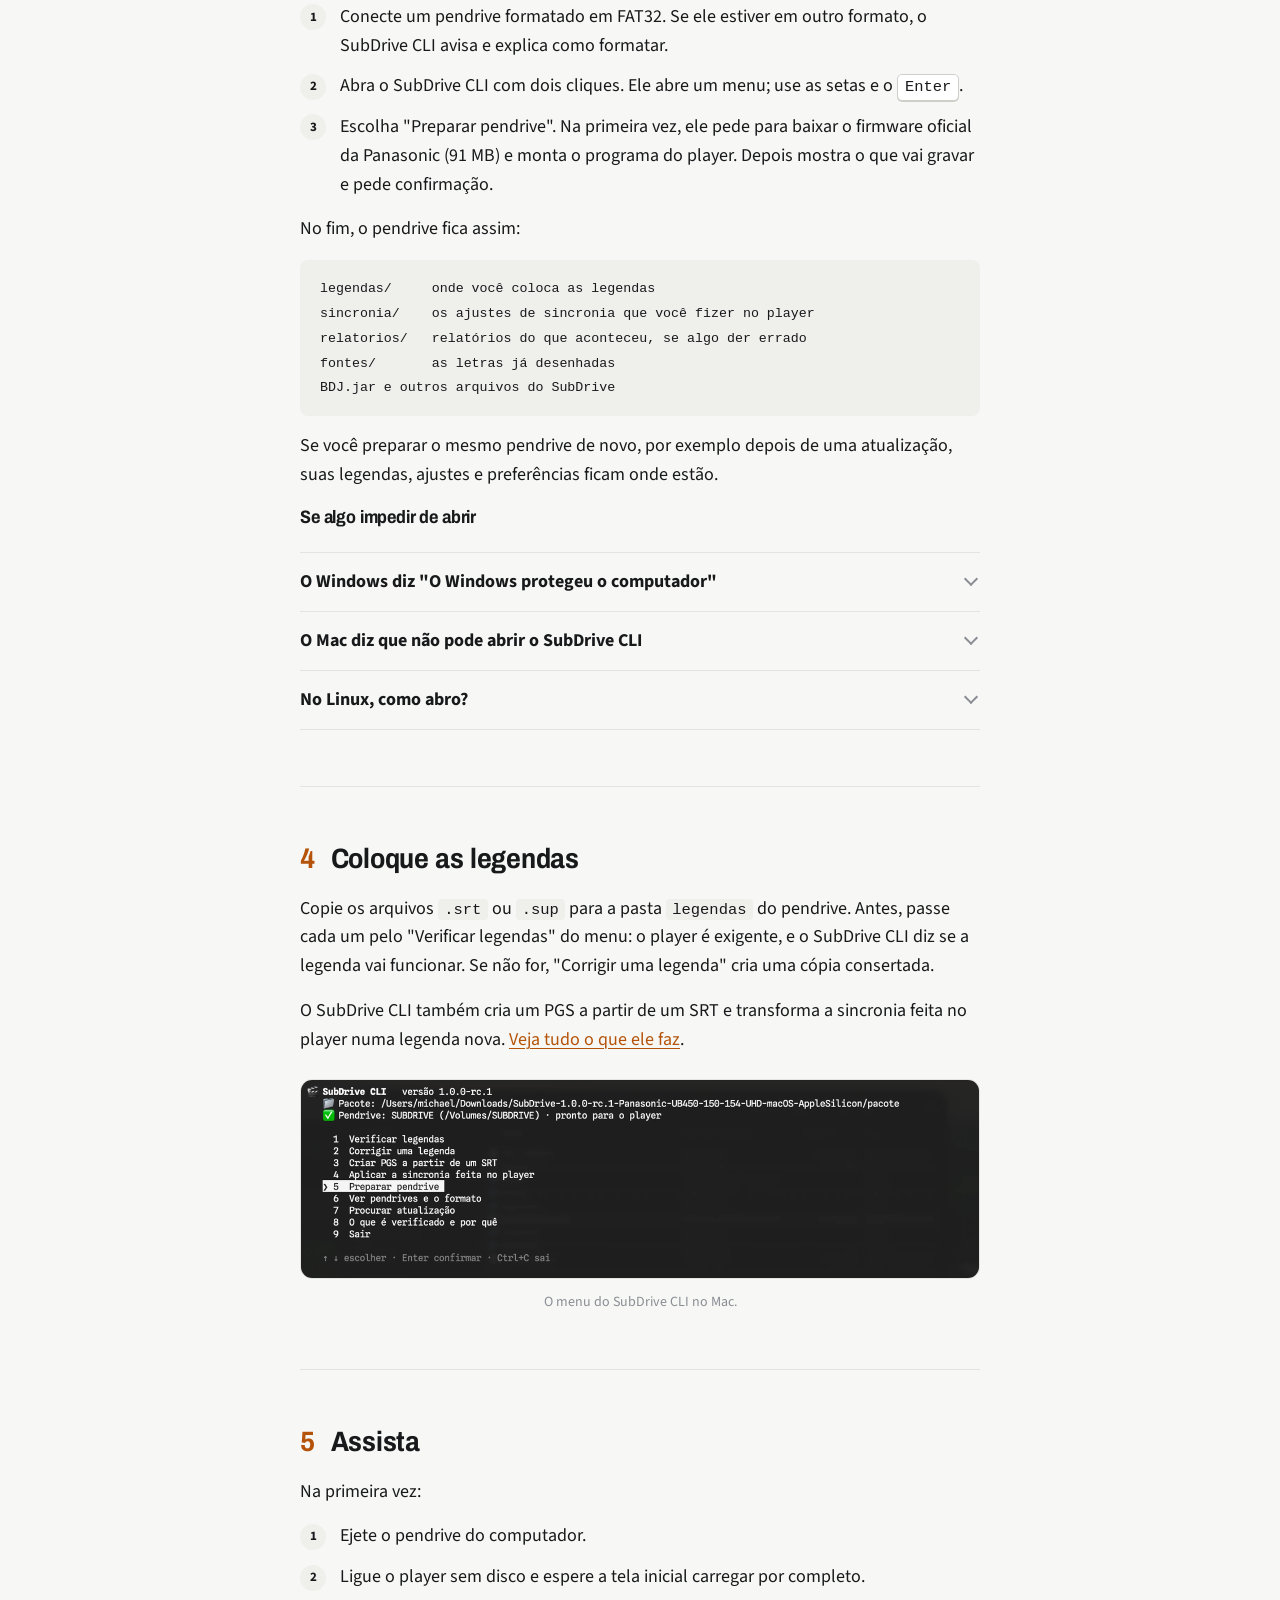
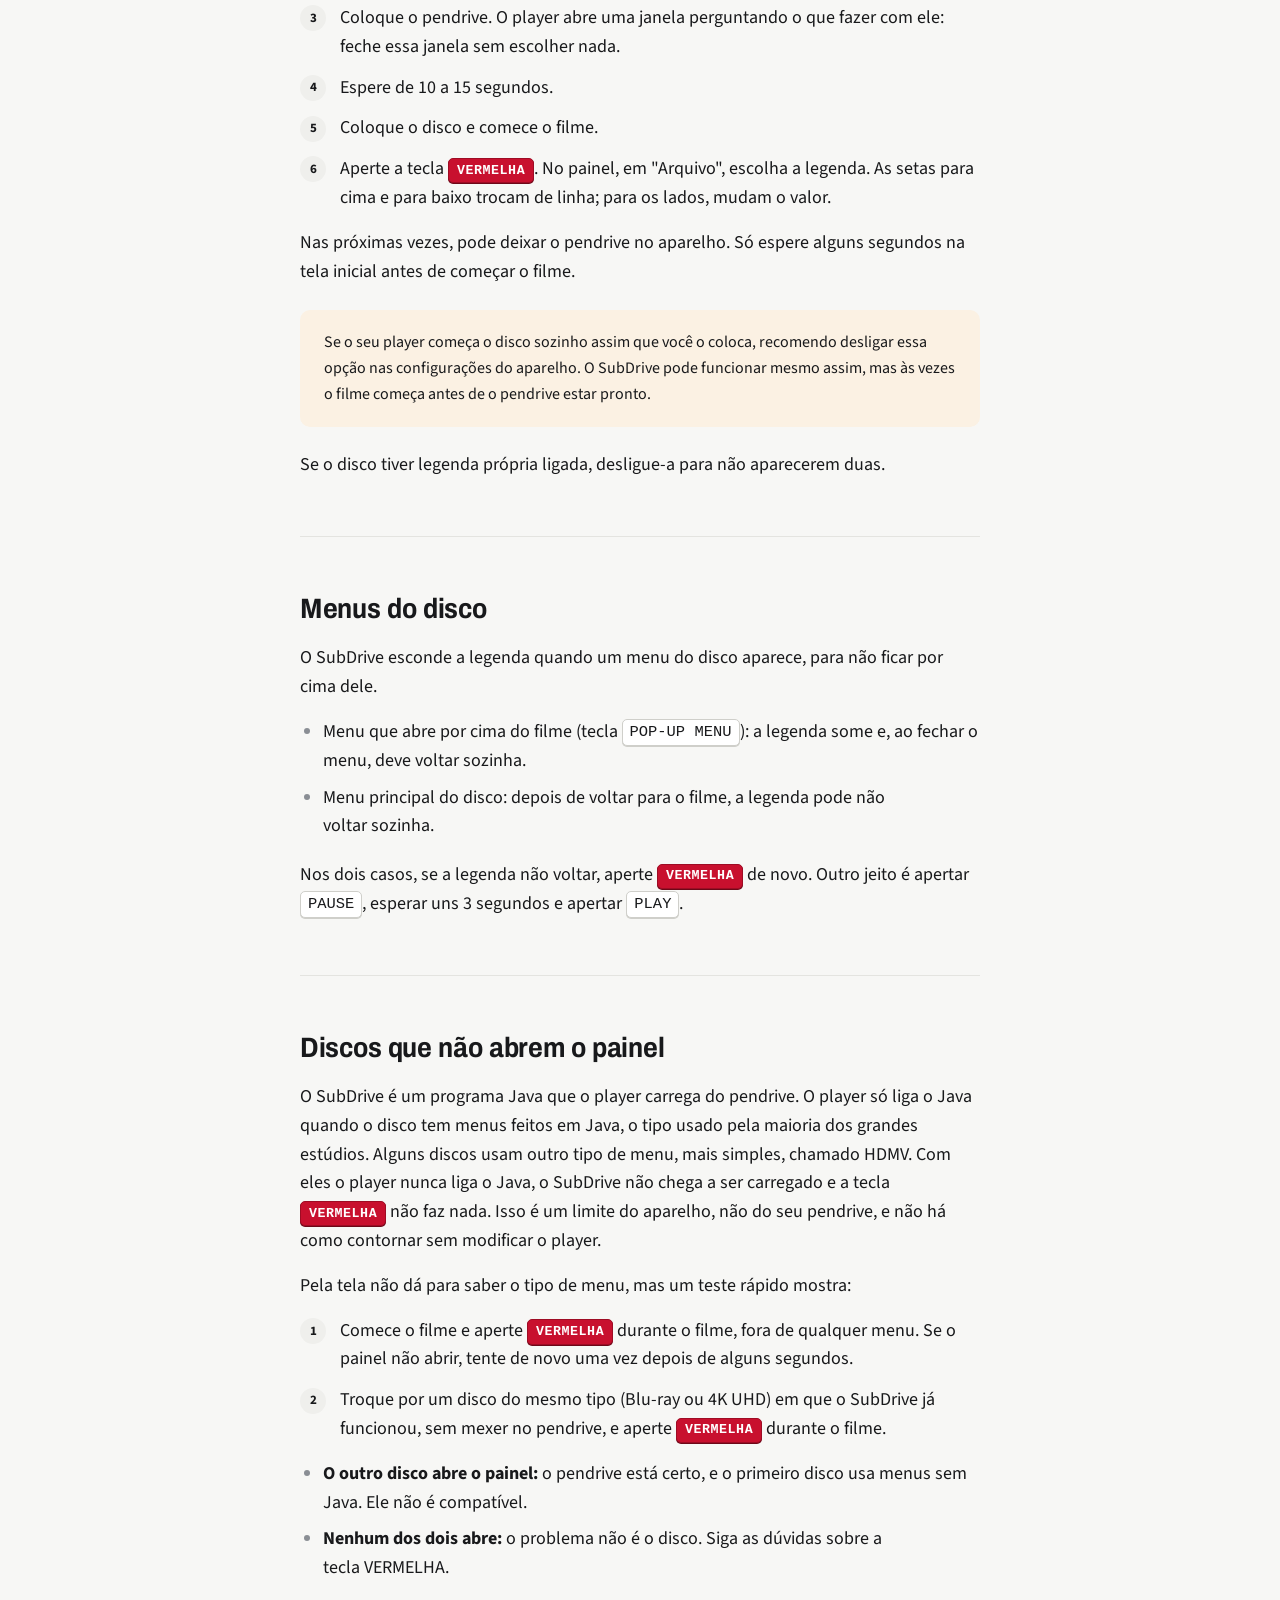
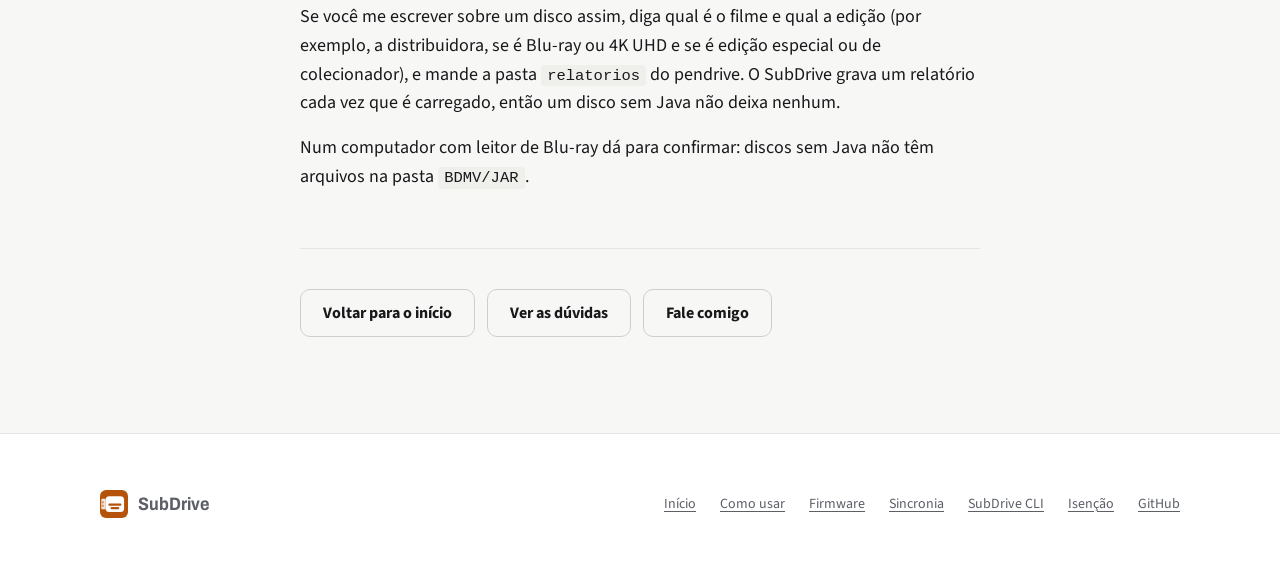
<file: docs/guia.html>
<!doctype html>
<html lang="pt-BR">
<head>
<meta charset="utf-8">
<meta name="viewport" content="width=device-width, initial-scale=1">
<title>Como usar o SubDrive: passo a passo · SubDrive</title>
<meta name="description" content="Do ZIP ao filme com legenda: baixar, preparar o pendrive, colocar as legendas e assistir no Panasonic DP-UB450, DP-UB150 e DP-UB154.">
<meta property="og:title" content="Como usar o SubDrive: passo a passo">
<meta property="og:image" content="https://michaelfdias.github.io/subdrive/img/compartilhar.png">
<meta name="theme-color" content="#f7f7f5" media="(prefers-color-scheme: light)">
<meta name="theme-color" content="#111214" media="(prefers-color-scheme: dark)">
<link rel="icon" href="img/icone.svg" type="image/svg+xml">
<link rel="preload" href="fontes/sourcesans3.woff2" as="font" type="font/woff2" crossorigin>
<link rel="stylesheet" href="estilo.css">
<script src="tema.js"></script>
</head>
<body>
<a class="sr" href="#conteudo">Pular para o conteúdo</a>
<header class="topo">
<div class="largo">
  <a class="marca" href="./"><img src="img/icone.svg" alt="" width="28" height="28">SubDrive</a>
  <nav aria-label="Principal">
    <ul class="menu" id="menu">
      <li><a href="./#como-funciona">Como funciona</a></li>
      <li><a href="./#compativeis">Aparelhos</a></li>
      <li><a href="guia.html">Como usar</a></li>
      <li><a href="./#perguntas">Dúvidas</a></li>
      <li><a href="./#conte">Fale comigo</a></li>
    </ul>
  </nav>
  <a class="botao principal" href="./#baixar">Baixar</a>
  <button type="button" class="icone-botao tema" aria-label="Mudar o tema"><svg class="sol" viewBox="0 0 24 24" fill="none" stroke="currentColor" stroke-width="1.8" stroke-linecap="round" aria-hidden="true"><circle cx="12" cy="12" r="4"/><path d="M12 2.5v2M12 19.5v2M4.6 4.6 6 6M18 18l1.4 1.4M2.5 12h2M19.5 12h2M4.6 19.4 6 18M18 6l1.4-1.4"/></svg><svg class="lua" viewBox="0 0 24 24" fill="none" stroke="currentColor" stroke-width="1.8" stroke-linejoin="round" aria-hidden="true"><path d="M20 14.5A8 8 0 0 1 9.5 4a8 8 0 1 0 10.5 10.5Z"/></svg></button>
  <button type="button" class="icone-botao abrir-menu" aria-label="Abrir o menu" aria-controls="menu" aria-expanded="false"><svg viewBox="0 0 24 24" fill="none" stroke="currentColor" stroke-width="1.8" stroke-linecap="round" aria-hidden="true"><path d="M4 7h16M4 12h16M4 17h16"/></svg></button>
</div>
</header>

<main id="conteudo">
<header class="cabeca-pagina">
  <div class="estreito">
    <h1>Como usar</h1>
    <p>Do ZIP ao filme com legenda, em cinco passos.</p>
  </div>
</header>

<div class="largo guia">
  <nav class="indice" aria-label="Etapas">
    <p>Etapas</p>
    <ol>
      <li><a href="#passo-1">1. Baixe o ZIP certo</a></li>
      <li><a href="#passo-2">2. Veja o que vem dentro</a></li>
      <li><a href="#passo-3">3. Prepare o pendrive</a></li>
      <li><a href="#passo-4">4. Coloque as legendas</a></li>
      <li><a href="#passo-5">5. Assista</a></li>
      <li><a href="#menus">Menus do disco</a></li>
      <li><a href="#sem-java">Discos que não abrem o painel</a></li>
    </ol>
  </nav>

  <div class="conteudo">
    <section id="passo-1" aria-labelledby="t1">
      <h2 id="t1"><span class="n">1</span>Baixe o ZIP certo</h2>
      <p>Na <a href="https://github.com/michaelfdias/subdrive/releases">página de downloads</a> há um ZIP para cada tipo de disco e cada computador. O nome diz qual é qual:</p>
      <table class="arquivos">
        <thead><tr><th>Seu computador</th><th>Para Blu-ray</th><th>Para 4K UHD</th></tr></thead>
        <tbody>
          <tr><td>Windows 10 ou 11</td><td data-rotulo="Blu-ray"><code>…-BD-Windows.zip</code></td><td data-rotulo="4K UHD"><code>…-UHD-Windows.zip</code></td></tr>
          <tr><td>Mac com chip Apple (M1 em diante)</td><td data-rotulo="Blu-ray"><code>…-BD-macOS-AppleSilicon.zip</code></td><td data-rotulo="4K UHD"><code>…-UHD-macOS-AppleSilicon.zip</code></td></tr>
          <tr><td>Mac com processador Intel</td><td data-rotulo="Blu-ray"><code>…-BD-macOS-Intel.zip</code></td><td data-rotulo="4K UHD"><code>…-UHD-macOS-Intel.zip</code></td></tr>
          <tr><td>Linux</td><td data-rotulo="Blu-ray"><code>…-BD-Linux.zip</code></td><td data-rotulo="4K UHD"><code>…-UHD-Linux.zip</code></td></tr>
        </tbody>
      </table>
      <p>Assiste os dois tipos de disco? Baixe os dois e use um pendrive para cada.</p>
      <p>Ignore os outros arquivos da página de downloads (<code>SubDrive-CLI-…</code>, <code>…-pacote-…</code> e <code>subdrive-release.json</code>): o SubDrive CLI usa esses quando procura atualização.</p>
      <div class="lista-detalhes">
        <details>
          <summary>O Chrome bloqueia o download</summary>
          <p>Abra a lista de downloads (<kbd>Ctrl</kbd>+<kbd>J</kbd> no Windows, <kbd>⌘</kbd>+<kbd>Shift</kbd>+<kbd>J</kbd> no Mac), encontre o arquivo e escolha "Manter". Ou baixe por outro navegador.</p>
        </details>
      </div>
    </section>

    <section id="passo-2" aria-labelledby="t2">
      <h2 id="t2"><span class="n">2</span>Veja o que vem dentro</h2>
      <dl class="itens">
        <dt><code>SubDrive-CLI</code> (no Windows, <code>SubDrive-CLI.exe</code>)</dt><dd>O programa que prepara o pendrive e cuida das legendas.</dd>
        <dt><code>pacote</code></dt><dd>O pacote SubDrive, que o SubDrive CLI grava no pendrive. Não precisa mexer nele.</dd>
        <dt><code>LEIA-ME.txt</code></dt><dd>Estes mesmos passos, resumidos.</dd>
      </dl>
      <p>Não precisa instalar nada: nem Java, nem outro programa. Extraia o ZIP e deixe os três juntos na mesma pasta.</p>
    </section>

    <section id="passo-3" aria-labelledby="t3">
      <h2 id="t3"><span class="n">3</span>Prepare o pendrive</h2>
      <ol class="numerada">
        <li>Conecte um pendrive formatado em FAT32. Se ele estiver em outro formato, o SubDrive CLI avisa e explica como formatar.</li>
        <li>Abra o SubDrive CLI com dois cliques. Ele abre um menu; use as setas e o <kbd>Enter</kbd>.</li>
        <li>Escolha "Preparar pendrive". Na primeira vez, ele pede para baixar o firmware oficial da Panasonic (91 MB) e monta o programa do player. Depois mostra o que vai gravar e pede confirmação.</li>
      </ol>
      <p>No fim, o pendrive fica assim:</p>
<pre><code>legendas/     onde você coloca as legendas
sincronia/    os ajustes de sincronia que você fizer no player
relatorios/   relatórios do que aconteceu, se algo der errado
fontes/       as letras já desenhadas
BDJ.jar e outros arquivos do SubDrive</code></pre>
      <p>Se você preparar o mesmo pendrive de novo, por exemplo depois de uma atualização, suas legendas, ajustes e preferências ficam onde estão.</p>
      <h3>Se algo impedir de abrir</h3>
      <div class="lista-detalhes">
        <details>
          <summary>O Windows diz "O Windows protegeu o computador"</summary>
          <p>Aparece com programas novos que não pagam por um certificado digital. Clique em "Mais informações" e depois em "Executar assim mesmo". Só na primeira vez.</p>
        </details>
        <details>
          <summary>O Mac diz que não pode abrir o SubDrive CLI</summary>
          <p>Abra Ajustes do Sistema, vá em Privacidade e Segurança, desça até a mensagem sobre o SubDrive CLI e clique em "Abrir Mesmo Assim". Depois disso ele abre com dois cliques, numa janela do Terminal.</p>
        </details>
        <details>
          <summary>No Linux, como abro?</summary>
          <p>Num terminal, dentro da pasta extraída, rode <code>./SubDrive-CLI</code>.</p>
        </details>
      </div>
    </section>

    <section id="passo-4" aria-labelledby="t4">
      <h2 id="t4"><span class="n">4</span>Coloque as legendas</h2>
      <p>Copie os arquivos <code>.srt</code> ou <code>.sup</code> para a pasta <code>legendas</code> do pendrive. Antes, passe cada um pelo "Verificar legendas" do menu: o player é exigente, e o SubDrive CLI diz se a legenda vai funcionar. Se não for, "Corrigir uma legenda" cria uma cópia consertada.</p>
      <p>O SubDrive CLI também cria um PGS a partir de um SRT e transforma a sincronia feita no player numa legenda nova. <a href="cli.html">Veja tudo o que ele faz</a>.</p>
      <figure class="figura">
        <img src="img/cli-menu.png" width="1200" height="351" loading="lazy" alt="Menu do SubDrive CLI no Terminal do Mac, com o pendrive pronto para o player.">
        <figcaption>O menu do SubDrive CLI no Mac.</figcaption>
      </figure>
    </section>

    <section id="passo-5" aria-labelledby="t5">
      <h2 id="t5"><span class="n">5</span>Assista</h2>
      <p>Na primeira vez:</p>
      <ol class="numerada">
        <li>Ejete o pendrive do computador.</li>
        <li>Ligue o player sem disco e espere a tela inicial carregar por completo.</li>
        <li>Coloque o pendrive. O player abre uma janela perguntando o que fazer com ele: feche essa janela sem escolher nada.</li>
        <li>Espere de 10 a 15 segundos.</li>
        <li>Coloque o disco e comece o filme.</li>
        <li>Aperte a tecla <kbd class="vermelha">VERMELHA</kbd>. No painel, em "Arquivo", escolha a legenda. As setas para cima e para baixo trocam de linha; para os lados, mudam o valor.</li>
      </ol>
      <p>Nas próximas vezes, pode deixar o pendrive no aparelho. Só espere alguns segundos na tela inicial antes de começar o filme.</p>
      <p class="nota">Se o seu player começa o disco sozinho assim que você o coloca, recomendo desligar essa opção nas configurações do aparelho. O SubDrive pode funcionar mesmo assim, mas às vezes o filme começa antes de o pendrive estar pronto.</p>
      <p>Se o disco tiver legenda própria ligada, desligue-a para não aparecerem duas.</p>
    </section>

    <section id="menus" aria-labelledby="tm">
      <h2 id="tm">Menus do disco</h2>
      <p>O SubDrive esconde a legenda quando um menu do disco aparece, para não ficar por cima dele.</p>
      <ul>
        <li>Menu que abre por cima do filme (tecla <kbd>POP-UP MENU</kbd>): a legenda some e, ao fechar o menu, deve voltar sozinha.</li>
        <li>Menu principal do disco: depois de voltar para o filme, a legenda pode não voltar sozinha.</li>
      </ul>
      <p>Nos dois casos, se a legenda não voltar, aperte <kbd class="vermelha">VERMELHA</kbd> de novo. Outro jeito é apertar <kbd>PAUSE</kbd>, esperar uns 3 segundos e apertar <kbd>PLAY</kbd>.</p>
    </section>

    <section id="sem-java" aria-labelledby="tj">
      <h2 id="tj">Discos que não abrem o painel</h2>
      <p>O SubDrive é um programa Java que o player carrega do pendrive. O player só liga o Java quando o disco tem menus feitos em Java, o tipo usado pela maioria dos grandes estúdios. Alguns discos usam outro tipo de menu, mais simples, chamado HDMV. Com eles o player nunca liga o Java, o SubDrive não chega a ser carregado e a tecla <kbd class="vermelha">VERMELHA</kbd> não faz nada. Isso é um limite do aparelho, não do seu pendrive, e não há como contornar sem modificar o player.</p>
      <p>Pela tela não dá para saber o tipo de menu, mas um teste rápido mostra:</p>
      <ol class="numerada">
        <li>Comece o filme e aperte <kbd class="vermelha">VERMELHA</kbd> durante o filme, fora de qualquer menu. Se o painel não abrir, tente de novo uma vez depois de alguns segundos.</li>
        <li>Troque por um disco do mesmo tipo (Blu-ray ou 4K UHD) em que o SubDrive já funcionou, sem mexer no pendrive, e aperte <kbd class="vermelha">VERMELHA</kbd> durante o filme.</li>
      </ol>
      <ul>
        <li><strong>O outro disco abre o painel:</strong> o pendrive está certo, e o primeiro disco usa menus sem Java. Ele não é compatível.</li>
        <li><strong>Nenhum dos dois abre:</strong> o problema não é o disco. Siga as dúvidas sobre a tecla VERMELHA.</li>
      </ul>
      <p>Se você me escrever sobre um disco assim, diga qual é o filme e qual a edição (por exemplo, a distribuidora, se é Blu-ray ou 4K UHD e se é edição especial ou de colecionador), e mande a pasta <code>relatorios</code> do pendrive. O SubDrive grava um relatório cada vez que é carregado, então um disco sem Java não deixa nenhum.</p>
      <p>Num computador com leitor de Blu-ray dá para confirmar: discos sem Java não têm arquivos na pasta <code>BDMV/JAR</code>.</p>
    </section>

    <div class="fim-guia">
      <a class="botao" href="./">Voltar para o início</a>
      <a class="botao" href="./#perguntas">Ver as dúvidas</a>
      <a class="botao" href="./#conte">Fale comigo</a>
    </div>
  </div>
</div>
</main>

<footer class="rodape">
  <div class="largo">
    <div class="rodape-topo simples">
      <a class="marca" href="./"><img src="img/icone.svg" alt="" width="28" height="28">SubDrive</a>
      <ul class="rodape-links">
        <li><a href="./">Início</a></li>
        <li><a href="guia.html">Como usar</a></li>
        <li><a href="firmware.html">Firmware</a></li>
        <li><a href="sincronia.html">Sincronia</a></li>
        <li><a href="cli.html">SubDrive CLI</a></li>
        <li><a href="./#isencao">Isenção</a></li>
        <li><a href="https://github.com/michaelfdias/subdrive">GitHub</a></li>
      </ul>
    </div>
  </div>
</footer>

<script src="site.js"></script>
<script defer src="https://static.cloudflareinsights.com/beacon.min.js" data-cf-beacon='{"token": "1a49458c22b84f23902cab09c972c71c"}'></script>
</body>
</html>
</file>
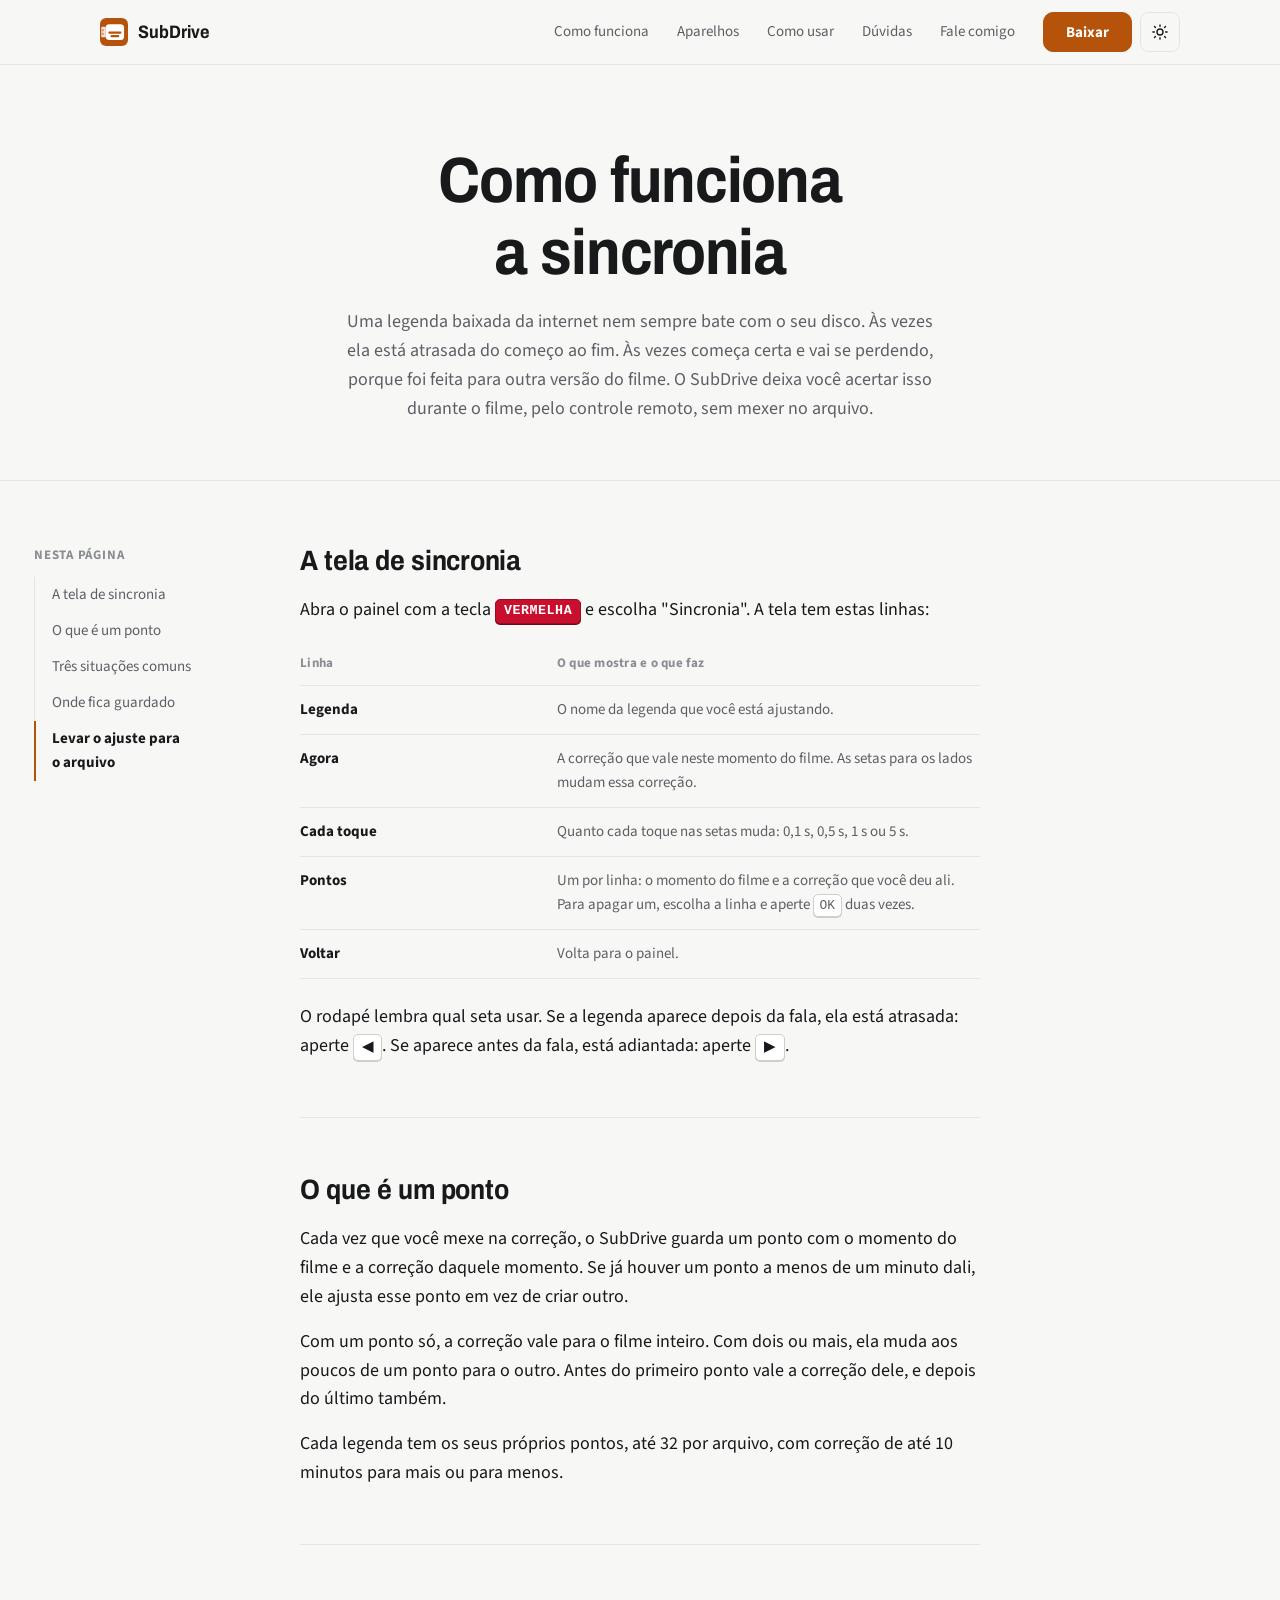
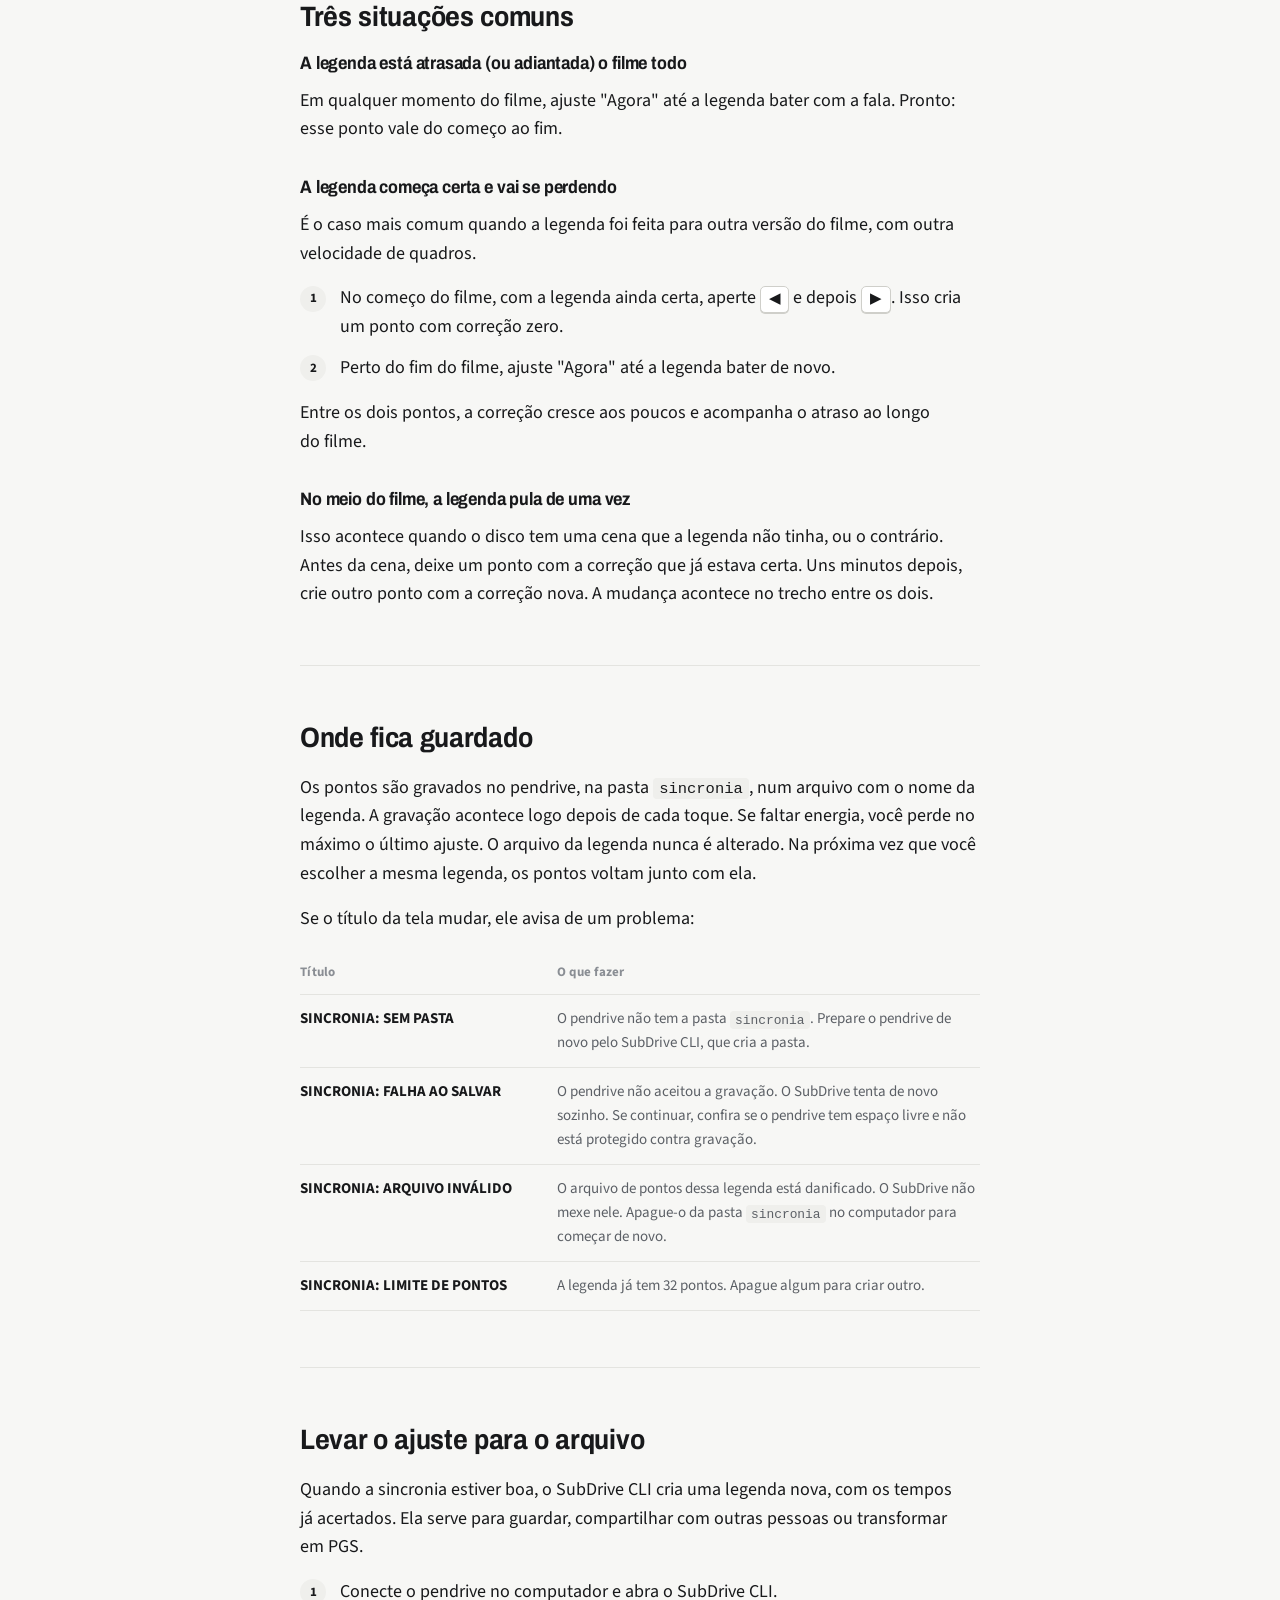
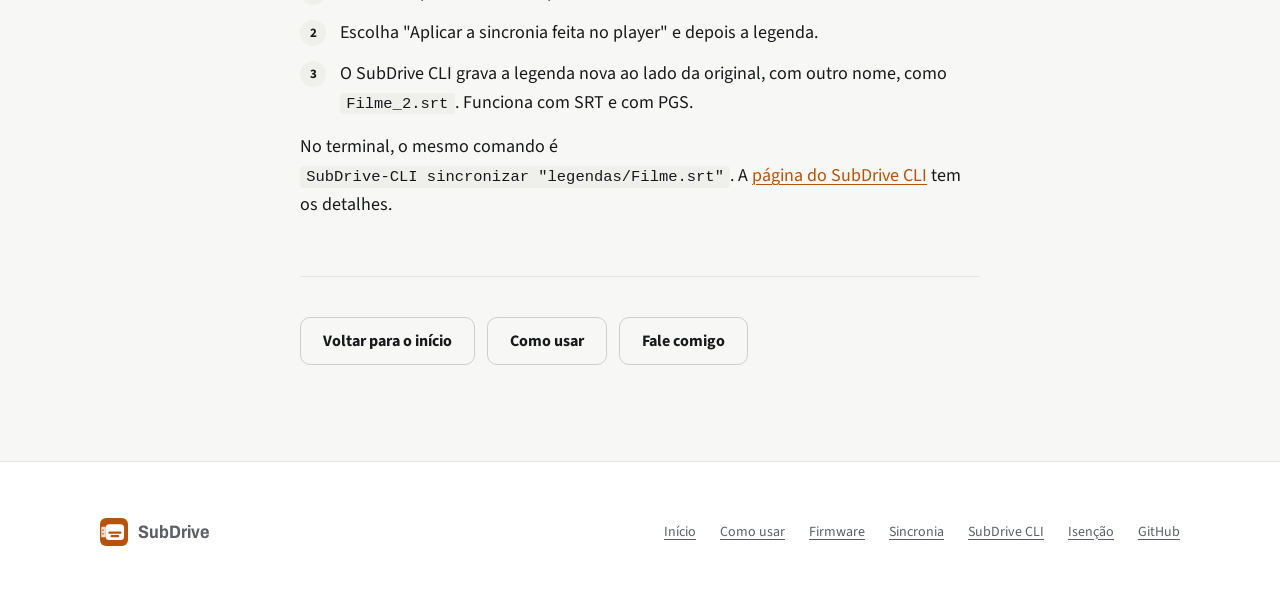
<file: docs/sincronia.html>
<!doctype html>
<html lang="pt-BR">
<head>
<meta charset="utf-8">
<meta name="viewport" content="width=device-width, initial-scale=1">
<title>Como funciona a sincronia · SubDrive</title>
<meta name="description" content="Adiante ou atrase a legenda durante o filme, em vários pontos, pelo controle remoto. Resolve atraso fixo, legenda que vai se perdendo e cenas a mais.">
<meta property="og:title" content="Como funciona a sincronia · SubDrive">
<meta property="og:image" content="https://michaelfdias.github.io/subdrive/img/compartilhar.png">
<meta name="theme-color" content="#f7f7f5" media="(prefers-color-scheme: light)">
<meta name="theme-color" content="#111214" media="(prefers-color-scheme: dark)">
<link rel="icon" href="img/icone.svg" type="image/svg+xml">
<link rel="preload" href="fontes/sourcesans3.woff2" as="font" type="font/woff2" crossorigin>
<link rel="stylesheet" href="estilo.css">
<script src="tema.js"></script>
</head>
<body>
<a class="sr" href="#conteudo">Pular para o conteúdo</a>
<header class="topo">
<div class="largo">
  <a class="marca" href="./"><img src="img/icone.svg" alt="" width="28" height="28">SubDrive</a>
  <nav aria-label="Principal">
    <ul class="menu" id="menu">
      <li><a href="./#como-funciona">Como funciona</a></li>
      <li><a href="./#compativeis">Aparelhos</a></li>
      <li><a href="guia.html">Como usar</a></li>
      <li><a href="./#perguntas">Dúvidas</a></li>
      <li><a href="./#conte">Fale comigo</a></li>
    </ul>
  </nav>
  <a class="botao principal" href="./#baixar">Baixar</a>
  <button type="button" class="icone-botao tema" aria-label="Mudar o tema"><svg class="sol" viewBox="0 0 24 24" fill="none" stroke="currentColor" stroke-width="1.8" stroke-linecap="round" aria-hidden="true"><circle cx="12" cy="12" r="4"/><path d="M12 2.5v2M12 19.5v2M4.6 4.6 6 6M18 18l1.4 1.4M2.5 12h2M19.5 12h2M4.6 19.4 6 18M18 6l1.4-1.4"/></svg><svg class="lua" viewBox="0 0 24 24" fill="none" stroke="currentColor" stroke-width="1.8" stroke-linejoin="round" aria-hidden="true"><path d="M20 14.5A8 8 0 0 1 9.5 4a8 8 0 1 0 10.5 10.5Z"/></svg></button>
  <button type="button" class="icone-botao abrir-menu" aria-label="Abrir o menu" aria-controls="menu" aria-expanded="false"><svg viewBox="0 0 24 24" fill="none" stroke="currentColor" stroke-width="1.8" stroke-linecap="round" aria-hidden="true"><path d="M4 7h16M4 12h16M4 17h16"/></svg></button>
</div>
</header>

<main id="conteudo">
<header class="cabeca-pagina">
  <div class="estreito">
    <h1>Como funciona a sincronia</h1>
    <p>Uma legenda baixada da internet nem sempre bate com o seu disco. Às vezes ela está atrasada do começo ao fim. Às vezes começa certa e vai se perdendo, porque foi feita para outra versão do filme. O SubDrive deixa você acertar isso durante o filme, pelo controle remoto, sem mexer no arquivo.</p>
  </div>
</header>

<div class="largo guia">
  <nav class="indice" aria-label="Nesta página">
    <p>Nesta página</p>
    <ol>
      <li><a href="#tela">A tela de sincronia</a></li>
      <li><a href="#pontos">O que é um ponto</a></li>
      <li><a href="#casos">Três situações comuns</a></li>
      <li><a href="#gravacao">Onde fica guardado</a></li>
      <li><a href="#aplicar">Levar o ajuste para o arquivo</a></li>
    </ol>
  </nav>

  <div class="conteudo">
    <section id="tela" aria-labelledby="t-tela">
<h2 id="t-tela">A tela de sincronia</h2>
<p>Abra o painel com a tecla <kbd class="vermelha">VERMELHA</kbd> e escolha "Sincronia". A tela tem estas linhas:</p>
<div class="tabela"><table>
  <thead><tr><th>Linha</th><th>O que mostra e o que faz</th></tr></thead>
  <tbody>
    <tr><td>Legenda</td><td>O nome da legenda que você está ajustando.</td></tr>
    <tr><td>Agora</td><td>A correção que vale neste momento do filme. As setas para os lados mudam essa correção.</td></tr>
    <tr><td>Cada toque</td><td>Quanto cada toque nas setas muda: 0,1 s, 0,5 s, 1 s ou 5 s.</td></tr>
    <tr><td>Pontos</td><td>Um por linha: o momento do filme e a correção que você deu ali. Para apagar um, escolha a linha e aperte <kbd>OK</kbd> duas vezes.</td></tr>
    <tr><td>Voltar</td><td>Volta para o painel.</td></tr>
  </tbody>
</table></div>
<p>O rodapé lembra qual seta usar. Se a legenda aparece depois da fala, ela está atrasada: aperte <kbd>◀</kbd>. Se aparece antes da fala, está adiantada: aperte <kbd>▶</kbd>.</p>
    </section>
    <section id="pontos" aria-labelledby="t-pontos">
<h2 id="t-pontos">O que é um ponto</h2>
<p>Cada vez que você mexe na correção, o SubDrive guarda um ponto com o momento do filme e a correção daquele momento. Se já houver um ponto a menos de um minuto dali, ele ajusta esse ponto em vez de criar outro.</p>
<p>Com um ponto só, a correção vale para o filme inteiro. Com dois ou mais, ela muda aos poucos de um ponto para o outro. Antes do primeiro ponto vale a correção dele, e depois do último também.</p>
<p>Cada legenda tem os seus próprios pontos, até 32 por arquivo, com correção de até 10 minutos para mais ou para menos.</p>
    </section>
    <section id="casos" aria-labelledby="t-casos">
<h2 id="t-casos">Três situações comuns</h2>

<h3>A legenda está atrasada (ou adiantada) o filme todo</h3>
<p>Em qualquer momento do filme, ajuste "Agora" até a legenda bater com a fala. Pronto: esse ponto vale do começo ao fim.</p>

<h3>A legenda começa certa e vai se perdendo</h3>
<p>É o caso mais comum quando a legenda foi feita para outra versão do filme, com outra velocidade de quadros.</p>
<ol class="numerada">
  <li>No começo do filme, com a legenda ainda certa, aperte <kbd>◀</kbd> e depois <kbd>▶</kbd>. Isso cria um ponto com correção zero.</li>
  <li>Perto do fim do filme, ajuste "Agora" até a legenda bater de novo.</li>
</ol>
<p>Entre os dois pontos, a correção cresce aos poucos e acompanha o atraso ao longo do filme.</p>

<h3>No meio do filme, a legenda pula de uma vez</h3>
<p>Isso acontece quando o disco tem uma cena que a legenda não tinha, ou o contrário. Antes da cena, deixe um ponto com a correção que já estava certa. Uns minutos depois, crie outro ponto com a correção nova. A mudança acontece no trecho entre os dois.</p>
    </section>
    <section id="gravacao" aria-labelledby="t-gravacao">
<h2 id="t-gravacao">Onde fica guardado</h2>
<p>Os pontos são gravados no pendrive, na pasta <code>sincronia</code>, num arquivo com o nome da legenda. A gravação acontece logo depois de cada toque. Se faltar energia, você perde no máximo o último ajuste. O arquivo da legenda nunca é alterado. Na próxima vez que você escolher a mesma legenda, os pontos voltam junto com ela.</p>
<p>Se o título da tela mudar, ele avisa de um problema:</p>
<div class="tabela"><table>
  <thead><tr><th>Título</th><th>O que fazer</th></tr></thead>
  <tbody>
    <tr><td>SINCRONIA: SEM PASTA</td><td>O pendrive não tem a pasta <code>sincronia</code>. Prepare o pendrive de novo pelo SubDrive CLI, que cria a pasta.</td></tr>
    <tr><td>SINCRONIA: FALHA AO SALVAR</td><td>O pendrive não aceitou a gravação. O SubDrive tenta de novo sozinho. Se continuar, confira se o pendrive tem espaço livre e não está protegido contra gravação.</td></tr>
    <tr><td>SINCRONIA: ARQUIVO INVÁLIDO</td><td>O arquivo de pontos dessa legenda está danificado. O SubDrive não mexe nele. Apague-o da pasta <code>sincronia</code> no computador para começar de novo.</td></tr>
    <tr><td>SINCRONIA: LIMITE DE PONTOS</td><td>A legenda já tem 32 pontos. Apague algum para criar outro.</td></tr>
  </tbody>
</table></div>
    </section>
    <section id="aplicar" aria-labelledby="t-aplicar">
<h2 id="t-aplicar">Levar o ajuste para o arquivo</h2>
<p>Quando a sincronia estiver boa, o SubDrive CLI cria uma legenda nova, com os tempos já acertados. Ela serve para guardar, compartilhar com outras pessoas ou transformar em PGS.</p>
<ol class="numerada">
  <li>Conecte o pendrive no computador e abra o SubDrive CLI.</li>
  <li>Escolha "Aplicar a sincronia feita no player" e depois a legenda.</li>
  <li>O SubDrive CLI grava a legenda nova ao lado da original, com outro nome, como <code>Filme_2.srt</code>. Funciona com SRT e com PGS.</li>
</ol>
<p>No terminal, o mesmo comando é <code>SubDrive-CLI sincronizar "legendas/Filme.srt"</code>. A <a href="cli.html#sync">página do SubDrive CLI</a> tem os detalhes.</p>
    </section>

    <div class="fim-guia">
      <a class="botao" href="./">Voltar para o início</a>
      <a class="botao" href="guia.html">Como usar</a>
      <a class="botao" href="./#conte">Fale comigo</a>
    </div>
  </div>
</div>
</main>

<footer class="rodape">
  <div class="largo">
    <div class="rodape-topo simples">
      <a class="marca" href="./"><img src="img/icone.svg" alt="" width="28" height="28">SubDrive</a>
      <ul class="rodape-links">
        <li><a href="./">Início</a></li>
        <li><a href="guia.html">Como usar</a></li>
        <li><a href="firmware.html">Firmware</a></li>
        <li><a href="sincronia.html">Sincronia</a></li>
        <li><a href="cli.html">SubDrive CLI</a></li>
        <li><a href="./#isencao">Isenção</a></li>
        <li><a href="https://github.com/michaelfdias/subdrive">GitHub</a></li>
      </ul>
    </div>
  </div>
</footer>

<script src="site.js"></script>
<script defer src="https://static.cloudflareinsights.com/beacon.min.js" data-cf-beacon='{"token": "1a49458c22b84f23902cab09c972c71c"}'></script>
</body>
</html>
</file>
<file: docs/estilo.css>
/* SubDrive · estilo do site
   Grade: 1080px para blocos visuais, 680px para leitura. Espaçamento em múltiplos de 8px. */

@font-face{font-family:"Source Sans";src:url(fontes/sourcesans3.woff2) format("woff2");font-weight:200 900;font-style:normal;font-display:swap}
@font-face{font-family:"Source Sans";src:url(fontes/sourcesans3-italic.woff2) format("woff2");font-weight:200 900;font-style:italic;font-display:swap}
@font-face{font-family:"Archivo";src:url(fontes/archivo.woff2) format("woff2");font-weight:100 900;font-stretch:62% 125%;font-display:swap}

/* ---------- Cores ---------- */
:root{
  --fundo:#f7f7f5;--superficie:#ffffff;--texto:#18191b;--suave:#5c6066;--fraco:#8a8e94;
  --linha:#e4e4e0;--linha-forte:#cfcfca;
  --destaque:#b45309;--destaque-forte:#93440a;--destaque-fundo:#fbf1e3;--sobre-destaque:#ffffff;
  --ok:#15803d;--ok-fundo:#e9f6ee;--alerta:#9a3412;--alerta-fundo:#fdf0ea;--alerta-linha:#f1c7b3;
  --codigo:#efefec;--tecla:#ffffff;
  --sala:#0d0e10;--sala-texto:#f1f0ec;--sala-suave:#a6a8ad;--sala-linha:#26282c;--sala-destaque:#f0a43a;
  --sombra-tecla:0 1px 0 var(--linha-forte);
  color-scheme:light;
}
@media (prefers-color-scheme:dark){:root:not([data-tema="claro"]){
  --fundo:#111214;--superficie:#18191c;--texto:#ecebe7;--suave:#a4a7ac;--fraco:#7c8086;
  --linha:#26282c;--linha-forte:#36393e;
  --destaque:#f0a43a;--destaque-forte:#f6bb66;--destaque-fundo:#2a2216;--sobre-destaque:#16181c;
  --ok:#4ade80;--ok-fundo:#13261a;--alerta:#f5a37d;--alerta-fundo:#2a1a14;--alerta-linha:#5a3324;
  --codigo:#222428;--tecla:#222428;--sombra-tecla:0 1px 0 #000;
  color-scheme:dark}}
:root[data-tema="escuro"]{
  --fundo:#111214;--superficie:#18191c;--texto:#ecebe7;--suave:#a4a7ac;--fraco:#7c8086;
  --linha:#26282c;--linha-forte:#36393e;
  --destaque:#f0a43a;--destaque-forte:#f6bb66;--destaque-fundo:#2a2216;--sobre-destaque:#16181c;
  --ok:#4ade80;--ok-fundo:#13261a;--alerta:#f5a37d;--alerta-fundo:#2a1a14;--alerta-linha:#5a3324;
  --codigo:#222428;--tecla:#222428;--sombra-tecla:0 1px 0 #000;
  color-scheme:dark}

/* ---------- Base ---------- */
*,*::before,*::after{box-sizing:border-box}
html{-webkit-text-size-adjust:100%;scroll-behavior:smooth;scroll-padding-top:88px}
@media (prefers-reduced-motion:reduce){html{scroll-behavior:auto}}
body{margin:0;background:var(--fundo);color:var(--texto);font:400 18px/1.6 "Source Sans",system-ui,sans-serif;-webkit-font-smoothing:antialiased;text-rendering:optimizeLegibility}
img{display:block;max-width:100%;height:auto}
a{color:var(--destaque);text-decoration-thickness:1px;text-underline-offset:.18em}
a:hover{color:var(--destaque-forte)}
:focus-visible{outline:2px solid var(--destaque);outline-offset:3px;border-radius:4px}
p{margin:0 0 16px;text-wrap:pretty}
p:last-child{margin-bottom:0}
ul,ol{margin:0 0 16px;padding-left:1.25em}
li{margin:0 0 8px;text-wrap:pretty}
li::marker{color:var(--fraco)}
strong{font-weight:700}
h1,h2,h3{word-spacing:.06em;font-family:"Archivo",system-ui,sans-serif;font-stretch:88%;font-weight:700;line-height:1.12;letter-spacing:-.01em;margin:0;text-wrap:balance}
h1{font-size:clamp(2.25rem,1.4rem + 3.6vw,4rem);letter-spacing:-.02em}
h2{font-size:clamp(1.75rem,1.3rem + 1.8vw,2.5rem)}
h3{font-size:1.25rem;line-height:1.25}
code,kbd,pre{font-family:ui-monospace,SFMono-Regular,Menlo,Consolas,monospace;font-size:.86em}
code{background:var(--codigo);padding:.12em .4em;border-radius:4px;white-space:nowrap}
pre{background:var(--codigo);padding:16px 20px;border-radius:8px;overflow-x:auto;line-height:1.6;margin:0 0 16px}
pre code{background:none;padding:0;white-space:pre}
kbd{display:inline-block;min-width:1.9em;padding:.05em .45em;border:1px solid var(--linha-forte);border-radius:5px;background:var(--tecla);box-shadow:var(--sombra-tecla);text-align:center;line-height:1.5;white-space:nowrap;vertical-align:.05em}
kbd.vermelha{background:#c8102e;border-color:#9e0c24;color:#fff;box-shadow:0 1px 0 #6d0818;font-weight:700;letter-spacing:.04em;font-size:.74em;padding:.12em .6em}
[hidden]{display:none!important}
.sr{position:absolute;width:1px;height:1px;overflow:hidden;clip:rect(0 0 0 0);white-space:nowrap}

/* ---------- Grade ---------- */
.largo,.estreito{width:100%;margin-inline:auto;padding-inline:24px}
.largo{max-width:calc(1080px + 48px)}
.estreito{max-width:calc(680px + 48px)}
.secao{padding-block:96px 0}
.secao:last-of-type{padding-bottom:96px}
.titulo-secao{max-width:680px;margin:0 auto 40px;text-align:center}
.titulo-secao h2+p{margin-top:16px;color:var(--suave);font-size:1.125rem}
@media (max-width:720px){
  body{font-size:17px}
  .largo,.estreito{padding-inline:20px}
  .secao{padding-top:80px}.secao:last-of-type{padding-bottom:80px}
  .titulo-secao{margin-bottom:32px}
}

/* ---------- Topo ---------- */
.topo{position:sticky;top:0;z-index:10;background:color-mix(in srgb,var(--fundo) 92%,transparent);backdrop-filter:saturate(1.4) blur(10px);-webkit-backdrop-filter:saturate(1.4) blur(10px);border-bottom:1px solid var(--linha)}
.topo .largo{display:flex;align-items:center;gap:8px;height:64px}
.marca{display:inline-flex;align-items:center;gap:10px;margin-right:auto;color:var(--texto);text-decoration:none;font:700 1.125rem/1 "Archivo",sans-serif;font-stretch:88%}
.marca:hover{color:var(--texto)}
.marca img{width:28px;height:28px}
.menu{display:flex;align-items:center;gap:4px;margin:0;padding:0;list-style:none}
.menu li{margin:0}
.menu a{display:flex;align-items:center;height:40px;padding:0 12px;border-radius:8px;color:var(--suave);text-decoration:none;font-size:.9375rem}
.menu a:hover{color:var(--texto);background:var(--codigo)}
.icone-botao{display:inline-flex;align-items:center;justify-content:center;width:40px;height:40px;padding:0;border:1px solid var(--linha);border-radius:8px;background:transparent;color:var(--texto);cursor:pointer}
.icone-botao:hover{border-color:var(--linha-forte);background:var(--codigo)}
.icone-botao svg{width:18px;height:18px}
.abrir-menu{display:none}
.tema .lua{display:none}
:root[data-escuro] .tema .sol{display:none}
:root[data-escuro] .tema .lua{display:block}
@media (max-width:880px){
  .abrir-menu{display:inline-flex}
  .menu{display:none;position:absolute;top:64px;left:0;right:0;flex-direction:column;align-items:stretch;gap:0;padding:8px 12px 12px;background:var(--fundo);border-bottom:1px solid var(--linha)}
  .menu.aberto{display:flex}
  .menu a{height:48px;font-size:1rem;color:var(--texto)}
  .topo .botao{padding:0 14px}
}

/* ---------- Botões ---------- */
.botoes{display:flex;flex-wrap:wrap;justify-content:center;gap:12px}
.botao{display:inline-flex;align-items:center;justify-content:center;gap:8px;height:48px;padding:0 22px;border:1px solid var(--linha-forte);border-radius:10px;background:transparent;color:var(--texto);font:700 1rem/1 "Source Sans",sans-serif;text-decoration:none;cursor:pointer;white-space:nowrap;transition:background-color .15s,border-color .15s}
.botao:hover{color:var(--texto);border-color:var(--texto)}
.botao svg{width:18px;height:18px;flex:none}
.botao.principal{background:var(--destaque);border-color:var(--destaque);color:var(--sobre-destaque)}
.botao.principal:hover{background:var(--destaque-forte);border-color:var(--destaque-forte);color:var(--sobre-destaque)}
.topo .botao{height:40px;font-size:.9375rem;margin-left:8px}
@media (max-width:480px){.abertura .botoes .botao{flex:1 1 100%}}

/* ---------- Abertura (sala escura, nos dois temas) ---------- */
.abertura{background:var(--sala);color:var(--sala-texto);overflow:hidden}
.abertura-grade{display:grid;grid-template-columns:minmax(0,11fr) minmax(0,13fr);gap:56px;align-items:center;padding-block:72px}
.abertura h1{color:#fff}
.abertura h1{font-size:clamp(2.25rem,1.5rem + 2.4vw,3.375rem)}
.abertura .lead{margin:24px 0 0;font-size:1.1875rem;line-height:1.55;color:var(--sala-suave)}
.abertura .botoes{margin-top:32px;justify-content:flex-start}
.abertura .botao{border-color:#3a3d42;color:var(--sala-texto)}
.abertura .botao:hover{border-color:var(--sala-texto)}
.abertura .botao.principal{background:var(--sala-destaque);border-color:var(--sala-destaque);color:#16181c}
.abertura .botao.principal:hover{background:#f6bb66;border-color:#f6bb66}
.selos-abertura{display:grid;grid-template-columns:repeat(2,max-content);gap:8px 32px;margin:32px 0 0;padding:0;list-style:none;color:var(--sala-suave);font-size:.9375rem}
.selos-abertura li{display:inline-flex;align-items:center;gap:8px;margin:0}
.selos-abertura svg{width:16px;height:16px;color:var(--sala-destaque);flex:none}
.tela{margin:0}
.tela img{width:100%;border-radius:12px}
.tela figcaption{margin-top:12px;text-align:center;font-size:.875rem;color:var(--sala-suave)}
.faixa-compat{border-top:1px solid var(--sala-linha)}
.faixa-compat .largo{display:flex;flex-wrap:wrap;align-items:center;justify-content:center;gap:8px 16px;min-height:64px;padding-block:12px;font-size:.9375rem;color:var(--sala-suave);text-align:center}
.faixa-compat strong{color:var(--sala-texto);font-weight:700}
.faixa-compat a{color:var(--sala-destaque)}
.faixa-compat .sep{width:4px;height:4px;border-radius:50%;background:#4a4d52}
@media (max-width:960px){.abertura-grade{grid-template-columns:1fr;gap:48px;padding-block:56px 48px}.abertura-texto{text-align:center}.abertura .botoes{justify-content:center}.selos-abertura{justify-content:center}}
@media (max-width:720px){.tela img{border-radius:8px}.faixa-compat .sep{display:none}.faixa-compat .largo{flex-direction:column;gap:2px}}

/* ---------- Como funciona: 3 passos ---------- */
.passos{display:grid;grid-template-columns:repeat(3,minmax(0,1fr));gap:48px;margin:0;padding:0;list-style:none;counter-reset:passo;position:relative}
.passos::before{content:"";position:absolute;top:24px;left:calc((100% - 96px)/6);right:calc((100% - 96px)/6);height:1px;background:var(--linha-forte)}
.passos li{margin:0;text-align:center;counter-increment:passo;position:relative}
.passos li::before{content:counter(passo);display:flex;align-items:center;justify-content:center;width:48px;height:48px;margin:0 auto 24px;border:1px solid var(--linha-forte);border-radius:50%;background:var(--fundo);font:700 1.25rem/1 "Archivo",sans-serif;font-variant-numeric:tabular-nums;color:var(--destaque);position:relative}
.passos h3{margin-bottom:8px}
.passos p{color:var(--suave);max-width:300px;margin-inline:auto}
.depois-passos{max-width:680px;margin:56px auto 0;text-align:center;color:var(--suave)}
.depois-passos details{margin-top:24px;text-align:left}
@media (max-width:720px){
  .passos{grid-template-columns:1fr;gap:32px}
  .passos::before{top:24px;bottom:24px;left:24px;right:auto;width:1px;height:auto}
  .passos li{text-align:left;display:grid;grid-template-columns:48px 1fr;column-gap:20px}
  .passos li::before{grid-row:1/3;margin:0}
  .passos h3{align-self:center;margin:0;line-height:48px}
  .passos p{grid-column:2;max-width:none;margin:0}
  .depois-passos{text-align:left;margin-top:40px}
}

/* ---------- Recursos ---------- */
.figura{margin:0}
.figura img{width:100%;border-radius:12px;border:1px solid var(--linha)}
.figura figcaption{margin-top:12px;text-align:center;font-size:.875rem;color:var(--fraco)}
.recursos-grade{display:grid;grid-template-columns:minmax(0,5fr) minmax(0,7fr);gap:56px;align-items:start}
.recursos-grade .observacao{margin:24px 0 0;text-align:left;font-size:.9375rem}
.recursos{margin:0;padding:0;list-style:none}
.recursos li{margin:0;padding:14px 0;border-top:1px solid var(--linha)}
.recursos li:first-child{border-top:0;padding-top:0}
.recursos li:last-child{padding-bottom:0}
.recursos h3{display:inline;font:700 1rem/1.5 "Source Sans",sans-serif}
.recursos h3::after{content:". "}
.recursos p{display:inline;color:var(--suave);font-size:1rem}
.recursos a{white-space:nowrap}
.observacao{max-width:680px;margin:40px auto 0;text-align:center;font-size:1rem;color:var(--suave)}
@media (max-width:960px){.recursos-grade{grid-template-columns:1fr;gap:40px}.recursos-grade .figura{order:-1}}

/* ---------- Aparelhos ---------- */
.aparelhos{display:grid;grid-template-columns:repeat(3,minmax(0,1fr));gap:24px}
.aparelho{display:flex;flex-direction:column;padding:24px 28px;background:var(--superficie);border:1px solid var(--linha);border-radius:12px}
.aparelho.testado{border-color:color-mix(in srgb,var(--ok) 45%,var(--linha))}
.aparelho .modelo{font:700 1.75rem/1 "Archivo",sans-serif;font-stretch:80%;letter-spacing:-.01em;margin:0}
.aparelho .regiao{margin:8px 0 20px;color:var(--suave);font-size:.9375rem}
.aparelho dl{margin:0 0 20px;font-size:.9375rem}
.aparelho dt{color:var(--fraco);font-size:.8125rem;letter-spacing:.02em}
.aparelho dd{margin:2px 0 12px}
.aparelho dd:last-child{margin-bottom:0}
.estado{display:flex;align-items:flex-start;gap:8px;margin-top:auto;padding-top:16px;border-top:1px solid var(--linha);font-size:.9375rem;color:var(--suave);min-height:69px}
.estado svg{width:18px;height:18px;flex:none;margin-top:3px}
.testado .estado{color:var(--ok);font-weight:700}
.apos-grade{display:grid;grid-template-columns:repeat(3,minmax(0,1fr));gap:24px;margin-top:24px;align-items:stretch}
.apos-grade .aviso{grid-column:span 2}
.aviso{display:grid;grid-template-columns:24px 1fr;gap:16px;margin:0;padding:24px 28px;background:var(--alerta-fundo);border:1px solid var(--alerta-linha);border-radius:12px;font-size:1rem}
.aviso>svg{width:24px;height:24px;color:var(--alerta)}
.aviso a{color:var(--alerta)}
.apos-aparelhos{display:flex;align-items:center;margin:0;padding:24px 28px;border:1px solid var(--linha);border-radius:12px;color:var(--suave);font-size:1rem}
@media (max-width:880px){.apos-grade .aviso{grid-column:auto}.aparelhos,.apos-grade{grid-template-columns:1fr;max-width:560px;margin-inline:auto}.estado{min-height:0}}

/* ---------- Baixar ---------- */
.baixar{margin:0;padding:32px 40px;background:var(--superficie);border:1px solid var(--linha);border-radius:16px}
.escolha{border:0;margin:0 0 24px;padding:0;min-width:0}
.escolha legend{padding:0;margin-bottom:12px;font-weight:700}
.opcoes{display:grid;gap:8px}
.opcoes.quatro{grid-template-columns:repeat(4,minmax(0,1fr))}
.opcoes.duas{grid-template-columns:repeat(2,minmax(0,1fr))}
.opcoes label{position:relative;display:flex;align-items:center;justify-content:center;min-height:52px;padding:6px 12px;border:1px solid var(--linha-forte);border-radius:10px;text-align:center;line-height:1.25;font-size:.9375rem;cursor:pointer;transition:border-color .15s,background-color .15s}
.opcoes label:hover{border-color:var(--texto)}
.opcoes input{position:absolute;opacity:0;pointer-events:none}
.opcoes input:checked+span{font-weight:700}
.opcoes label:has(input:checked){border-color:var(--destaque);background:var(--destaque-fundo);box-shadow:inset 0 0 0 1px var(--destaque)}
.opcoes label:has(input:focus-visible){outline:2px solid var(--destaque);outline-offset:2px}
.resultado{display:flex;align-items:center;justify-content:space-between;gap:24px;padding:24px 0 0;border-top:1px solid var(--linha)}
.resultado .arquivo{min-width:0}
.resultado .rotulo{display:block;color:var(--fraco);font-size:.8125rem;margin-bottom:4px}
.resultado code{font-size:1rem;padding:.25em .5em}
.resultado .vazio{color:var(--suave)}
.notas-baixar{display:flex;flex-direction:column;align-items:center;gap:6px;margin:24px auto 0;padding:0;list-style:none;color:var(--suave);font-size:.9375rem;text-align:center}
.notas-baixar li{margin:0}
.todos{max-width:880px;margin:24px auto 0}
@media (max-width:720px){
  .baixar{padding:24px 20px}
  .opcoes.quatro{grid-template-columns:repeat(2,minmax(0,1fr))}
  .resultado{flex-direction:column;align-items:stretch}
  .resultado .botao{width:100%}
}

/* ---------- Como usar (resumo na home) ---------- */
.resumo{display:grid;grid-template-columns:repeat(5,minmax(0,1fr));margin:0;padding:0;list-style:none;counter-reset:r;border:1px solid var(--linha);border-radius:12px;background:var(--superficie)}
.resumo li{margin:0;padding:24px;border-left:1px solid var(--linha);counter-increment:r}
.resumo li:first-child{border-left:0}
.resumo li::before{content:counter(r);display:block;margin-bottom:12px;font:700 1.5rem/1 "Archivo",sans-serif;font-variant-numeric:tabular-nums;color:var(--destaque)}
.resumo h3{font-size:1.0625rem;margin-bottom:6px}
@media (max-width:960px){.resumo{grid-template-columns:1fr}.resumo li{display:grid;grid-template-columns:32px 1fr;column-gap:16px;padding:16px 20px;border-left:0;border-top:1px solid var(--linha)}.resumo li:first-child{border-top:0}.resumo li::before{grid-row:1/3;margin:0;line-height:1.2}}
.resumo a{color:var(--texto);text-decoration:none}
.resumo a:hover{color:var(--destaque)}
.resumo p{color:var(--suave);font-size:.9375rem}
.centro{display:flex;justify-content:center;margin-top:32px}

/* ---------- Dúvidas ---------- */
.duvidas{display:grid;grid-template-columns:minmax(0,4fr) minmax(0,8fr);gap:48px;align-items:start}
.bom-saber{position:sticky;top:96px;padding:28px;background:var(--superficie);border:1px solid var(--linha);border-radius:12px}
.bom-saber h3{font-size:1.125rem;margin-bottom:16px}
.bom-saber ul{margin:0;padding:0;list-style:none;font-size:.9375rem;color:var(--suave)}
.bom-saber li{margin:0;padding:12px 0;border-top:1px solid var(--linha)}
.bom-saber li:first-child{padding-top:0;border-top:0}
@media (max-width:880px){.duvidas{grid-template-columns:1fr;gap:40px}.bom-saber{position:static;order:2}}

details{border-bottom:1px solid var(--linha)}
.perguntas details:first-child,.lista-detalhes details:first-child{border-top:1px solid var(--linha)}
summary{display:flex;align-items:center;justify-content:space-between;gap:16px;min-height:58px;padding:12px 0;cursor:pointer;list-style:none;font-weight:700;line-height:1.35}
summary::-webkit-details-marker{display:none}
summary::after{content:"";flex:none;width:10px;height:10px;margin-right:4px;border-right:2px solid var(--fraco);border-bottom:2px solid var(--fraco);transform:translateY(-3px) rotate(45deg);transition:transform .2s}
details[open]>summary::after{transform:translateY(2px) rotate(-135deg)}
summary:hover{color:var(--destaque)}
summary:hover::after{border-color:var(--destaque)}
details>:not(summary){color:var(--suave);font-size:1rem}
details>:not(summary):last-child{padding-bottom:24px}
details{overflow:hidden}
.depois-passos details{border-top:1px solid var(--linha)}

/* ---------- Carta do autor ---------- */
.carta{margin:0;padding:40px 48px;background:var(--superficie);border:1px solid var(--linha);border-radius:16px}
.carta blockquote{margin:0}
.carta blockquote p{font-size:1.0625rem}
.carta figcaption{display:flex;align-items:center;gap:16px;margin-top:32px;padding-top:24px;border-top:1px solid var(--linha);font-size:.9375rem;color:var(--suave)}
.carta figcaption strong{display:block;color:var(--texto);font-size:1rem}
.avatar{position:relative;flex:none;width:56px;height:56px;border-radius:50%;overflow:hidden;background:var(--destaque);color:var(--sobre-destaque);display:flex;align-items:center;justify-content:center;font-weight:700}
.avatar img{position:absolute;inset:0;width:100%;height:100%;object-fit:cover}
@media (max-width:560px){.carta{padding:28px 24px}}

/* ---------- Fale comigo + Pix ---------- */
.contato{display:grid;grid-template-columns:repeat(2,minmax(0,1fr));gap:24px;align-items:stretch}
.contato:has(>[hidden]){grid-template-columns:minmax(0,680px);justify-content:center}
.contato section{padding:36px 40px;background:var(--superficie);border:1px solid var(--linha);border-radius:16px}
.contato h2{font-size:clamp(1.5rem,1.2rem + 1vw,2rem);margin-bottom:16px}
.contato p{color:var(--suave);font-size:1rem}
.contato .botao{margin:8px 0 24px}
.pix{display:flex;flex-wrap:wrap;gap:8px;align-items:center;margin-top:16px}
.pix code{font-size:.9375rem;padding:.5em .75em;white-space:normal;word-break:break-all}
@media (max-width:880px){.contato{grid-template-columns:1fr}}
@media (max-width:560px){.contato section{padding:28px 24px}}

/* ---------- Rodapé ---------- */
.rodape{margin-top:0;border-top:1px solid var(--linha);background:var(--superficie);color:var(--suave);font-size:.875rem;line-height:1.6}
.rodape .largo{padding-block:56px 48px}
.rodape-topo{display:flex;flex-wrap:wrap;align-items:center;justify-content:space-between;gap:16px;padding-bottom:32px;margin-bottom:32px;border-bottom:1px solid var(--linha)}
.rodape-links{display:flex;flex-wrap:wrap;gap:4px 24px;margin:0;padding:0;list-style:none}
.rodape-links li{margin:0}
.rodape a{color:var(--suave)}
.rodape a:hover{color:var(--texto)}
.rodape-colunas{display:grid;grid-template-columns:minmax(0,7fr) minmax(0,5fr);gap:48px}
.rodape h2{font:700 .8125rem/1.4 "Source Sans",sans-serif;letter-spacing:.06em;text-transform:uppercase;color:var(--texto);margin-bottom:16px}
.rodape p{margin-bottom:12px}
@media (max-width:720px){.rodape-colunas{grid-template-columns:1fr;gap:32px}}

/* ---------- Guia ---------- */
.cabeca-pagina{padding:80px 0 56px;text-align:center;border-bottom:1px solid var(--linha)}
.cabeca-pagina p{max-width:600px;margin:20px auto 0;color:var(--suave);font-size:1.125rem}
.guia{display:grid;grid-template-columns:minmax(0,1fr) minmax(0,680px) minmax(0,1fr);column-gap:56px;max-width:none;padding-block:64px 96px}
.guia .conteudo{grid-column:2}
.indice{position:sticky;top:96px;align-self:start;justify-self:end;width:210px;font-size:.9375rem}
.indice p{margin-bottom:12px;color:var(--fraco);font-size:.8125rem;letter-spacing:.06em;text-transform:uppercase;font-weight:700}
.indice ol{margin:0;padding:0;list-style:none;border-left:1px solid var(--linha)}
.indice li{margin:0}
.indice a{display:block;padding:6px 0 6px 16px;margin-left:-1px;border-left:2px solid transparent;color:var(--suave);text-decoration:none}
.indice a:hover{color:var(--texto)}
.indice a.atual{color:var(--texto);border-left-color:var(--destaque);font-weight:700}
.conteudo h2{font-size:1.75rem;display:flex;align-items:baseline;gap:16px;margin:0 0 20px}
.conteudo h2 .n{font-variant-numeric:tabular-nums;color:var(--destaque)}
.conteudo section{padding-top:56px;margin-top:56px;border-top:1px solid var(--linha)}
.conteudo section:first-child{padding-top:0;margin-top:0;border-top:0}
.conteudo h3{font-size:1.125rem;margin:32px 0 12px}
.conteudo .figura{margin:24px 0}
.conteudo .lista-detalhes{margin-top:24px}
.conteudo ol.numerada{padding-left:0;list-style:none;counter-reset:n}
.conteudo ol.numerada>li{position:relative;padding-left:40px;counter-increment:n;margin-bottom:12px}
.conteudo ol.numerada>li::before{content:counter(n);position:absolute;left:0;top:.1em;width:26px;height:26px;border-radius:50%;background:var(--codigo);font-size:.8125rem;font-weight:700;display:flex;align-items:center;justify-content:center;font-variant-numeric:tabular-nums}
.nota{padding:20px 24px;margin:24px 0;background:var(--destaque-fundo);border-radius:10px;font-size:1rem}
.arquivos{width:100%;border-collapse:collapse;margin:8px 0 20px;font-size:.9375rem}
.arquivos th,.arquivos td{padding:12px 12px;border-bottom:1px solid var(--linha);text-align:left;vertical-align:middle}
.arquivos th{font-size:.8125rem;color:var(--fraco);font-weight:700;letter-spacing:.02em}
.arquivos th:first-child,.arquivos td:first-child{padding-left:0}
.arquivos td:first-child{width:34%}
.itens{margin:0 0 16px}
.itens dt{font-weight:700;margin-top:16px}
.itens dd{margin:4px 0 0;color:var(--suave)}
.fim-guia{display:flex;flex-wrap:wrap;gap:12px;margin-top:56px;padding-top:40px;border-top:1px solid var(--linha)}
@media (max-width:1180px){.guia{grid-template-columns:minmax(0,680px);justify-content:center;column-gap:0}.guia .conteudo{grid-column:1}.indice{display:none}}
@media (max-width:640px){
  .arquivos thead{display:none}
  .arquivos,.arquivos tbody,.arquivos tr,.arquivos td{display:block;width:100%}
  .arquivos tr{padding:12px 0;border-bottom:1px solid var(--linha)}
  .arquivos td{border:0;padding:2px 0}
  .arquivos td:first-child{width:auto;font-weight:700}
  .arquivos td[data-rotulo]::before{content:attr(data-rotulo) ": ";color:var(--fraco)}
}
.rodape-topo.simples{padding-bottom:0;margin-bottom:0;border-bottom:0}
@media (max-width:960px){.recursos-grade>div{order:-1}}
@media (max-width:560px){
  .aparelho{padding:20px 22px}
  .aparelho .regiao{margin:6px 0 14px}
  .aparelho dl{display:grid;grid-template-columns:max-content 1fr;gap:6px 12px;align-items:baseline;margin-bottom:14px}
  .aparelho dt{font-size:.8125rem}
  .aparelho dd{margin:0}
  .estado{padding-top:14px}
  .aviso,.apos-aparelhos{padding:20px 22px}
}

/* ---------- Páginas de referência (firmware, sincronia, CLI) ---------- */
.tabela{margin:8px 0 24px;overflow-x:auto}
.tabela table{width:100%;border-collapse:collapse;font-size:.9375rem}
.tabela th,.tabela td{padding:12px;border-bottom:1px solid var(--linha);text-align:left;vertical-align:top}
.tabela th:first-child,.tabela td:first-child{padding-left:0}
.tabela th:last-child,.tabela td:last-child{padding-right:0}
.tabela th{font-size:.8125rem;color:var(--fraco);font-weight:700;letter-spacing:.02em;white-space:nowrap}
.tabela tbody tr:first-child td{border-top:1px solid var(--linha)}
.tabela thead+tbody tr:first-child td{border-top:0}
.tabela td:first-child{width:36%;font-weight:700;color:var(--texto)}
.tabela td:first-child code{font-weight:400}
.tabela td:last-child{color:var(--suave)}
.conteudo .aviso{margin:24px 0}
.conteudo .aviso p{color:var(--texto)}
.conteudo ul{margin-bottom:20px}
.conteudo pre+p,.conteudo .tabela+p{margin-top:0}
.conteudo section>h3:first-of-type{margin-top:8px}
@media (max-width:640px){
  .tabela{overflow:visible}
  .tabela table,.tabela tbody,.tabela tr,.tabela td{display:block;width:100%}
  .tabela thead{display:none}
  .tabela tr{padding:12px 0;border-bottom:1px solid var(--linha)}
  .tabela tbody tr:first-child{border-top:1px solid var(--linha)}
  .tabela td,.tabela tbody tr:first-child td{border:0;padding:2px 0}
  .tabela td:first-child{width:auto;margin-bottom:2px}
  .tabela code{white-space:normal;overflow-wrap:anywhere}
}
@media (max-width:640px){.conteudo p code,.conteudo li code,.conteudo dd code{white-space:normal;overflow-wrap:anywhere}}
</file>
